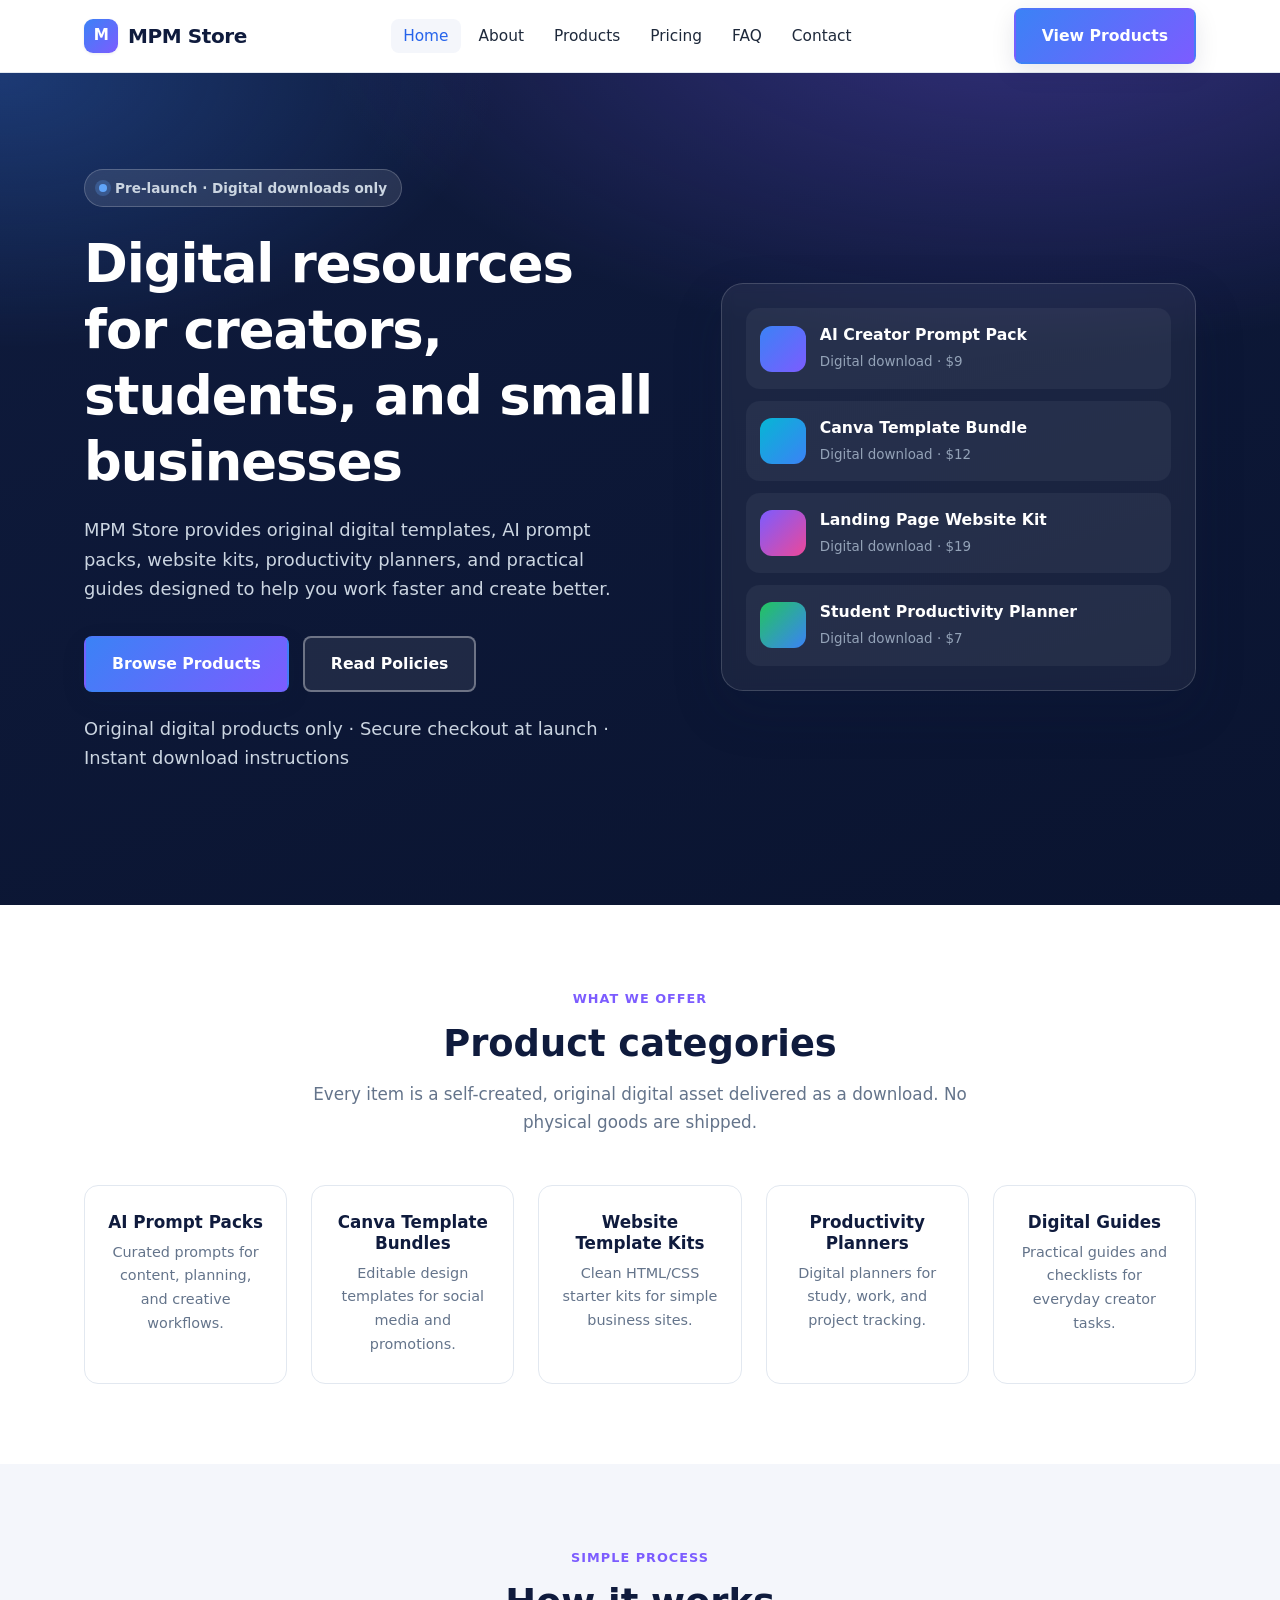
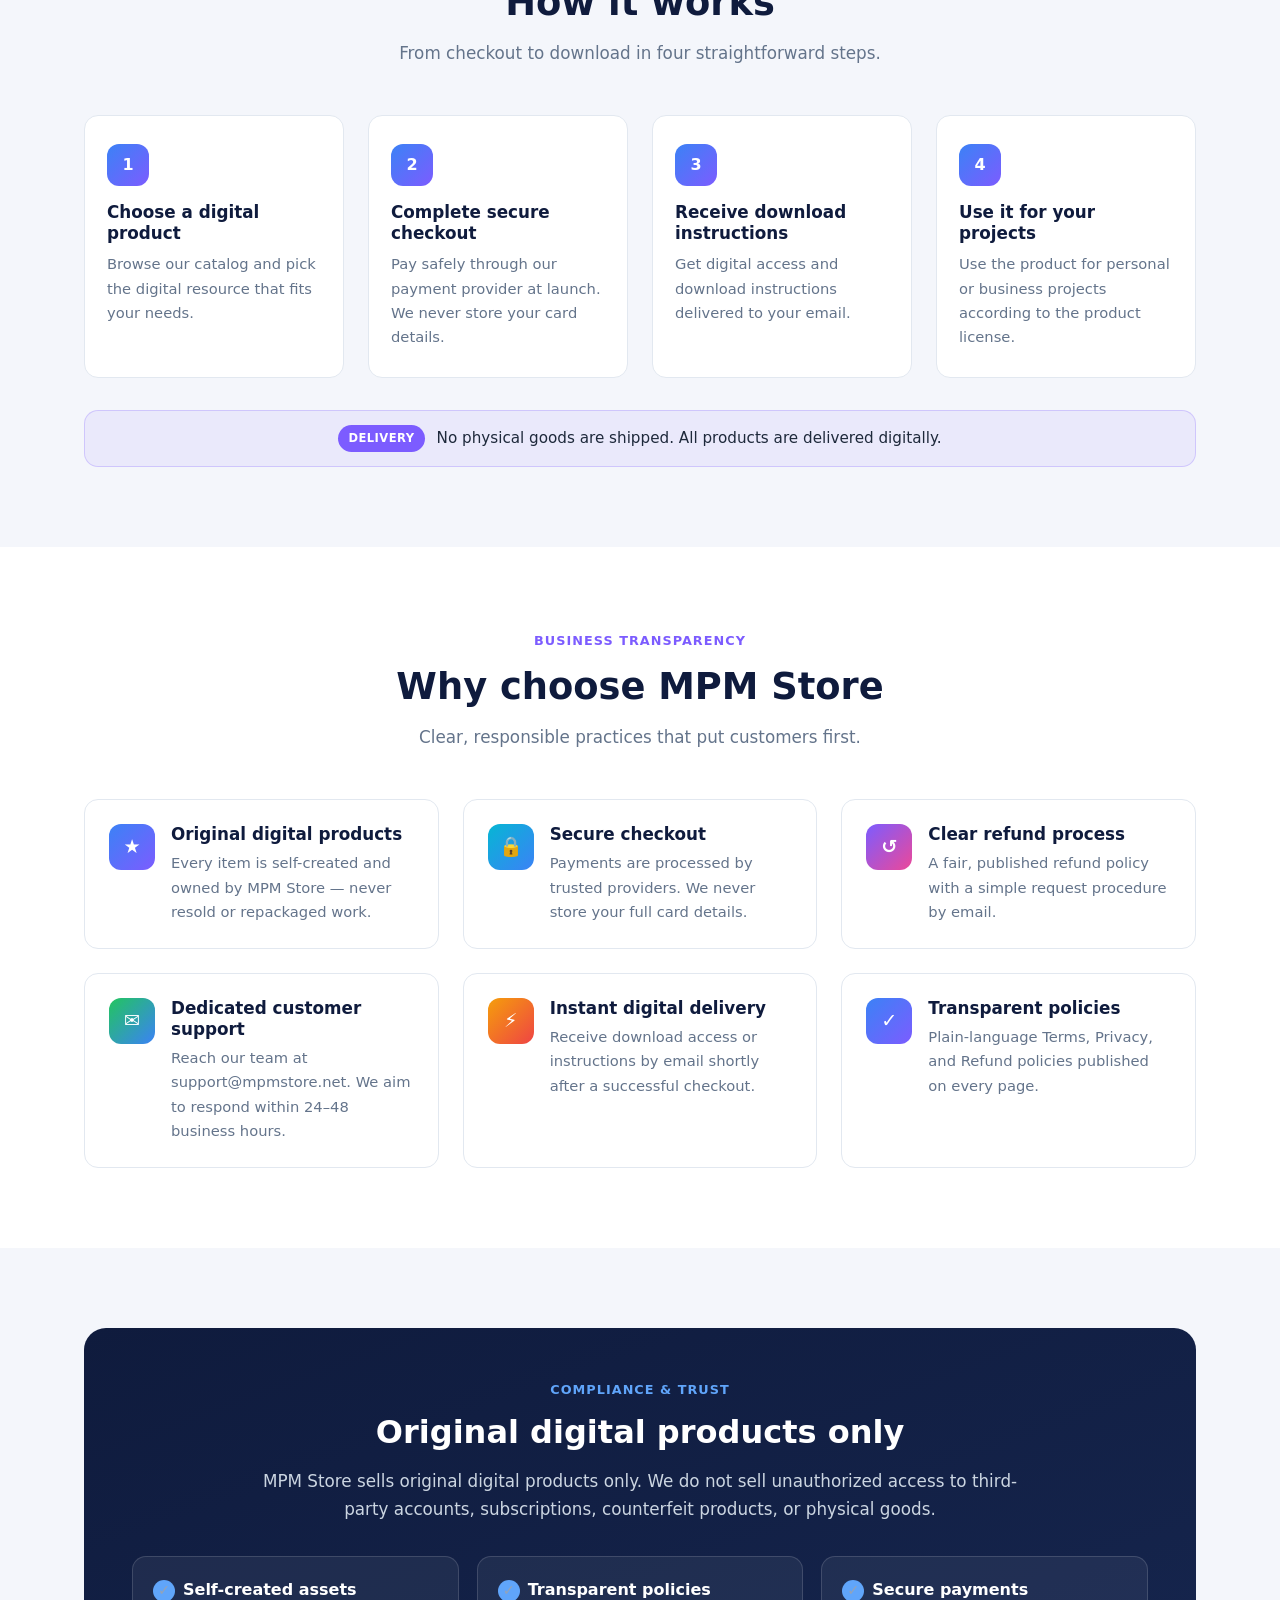
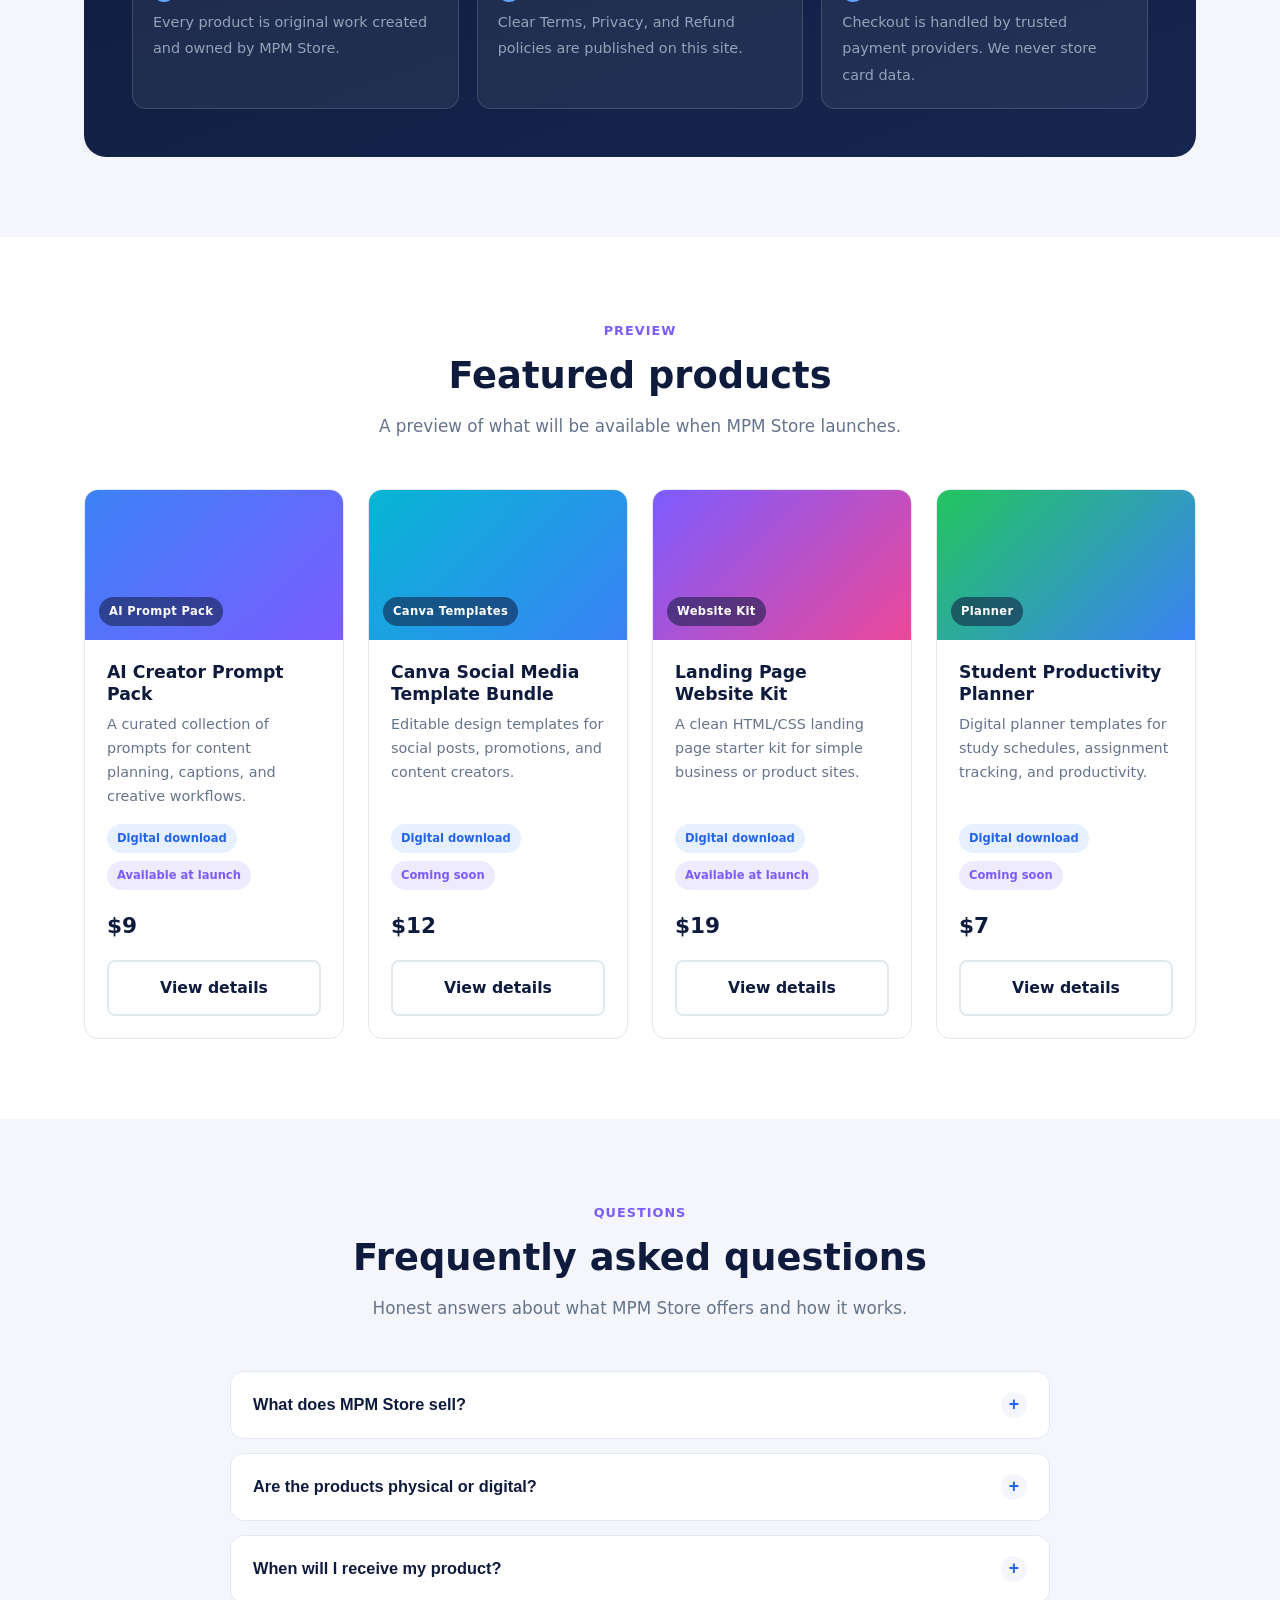
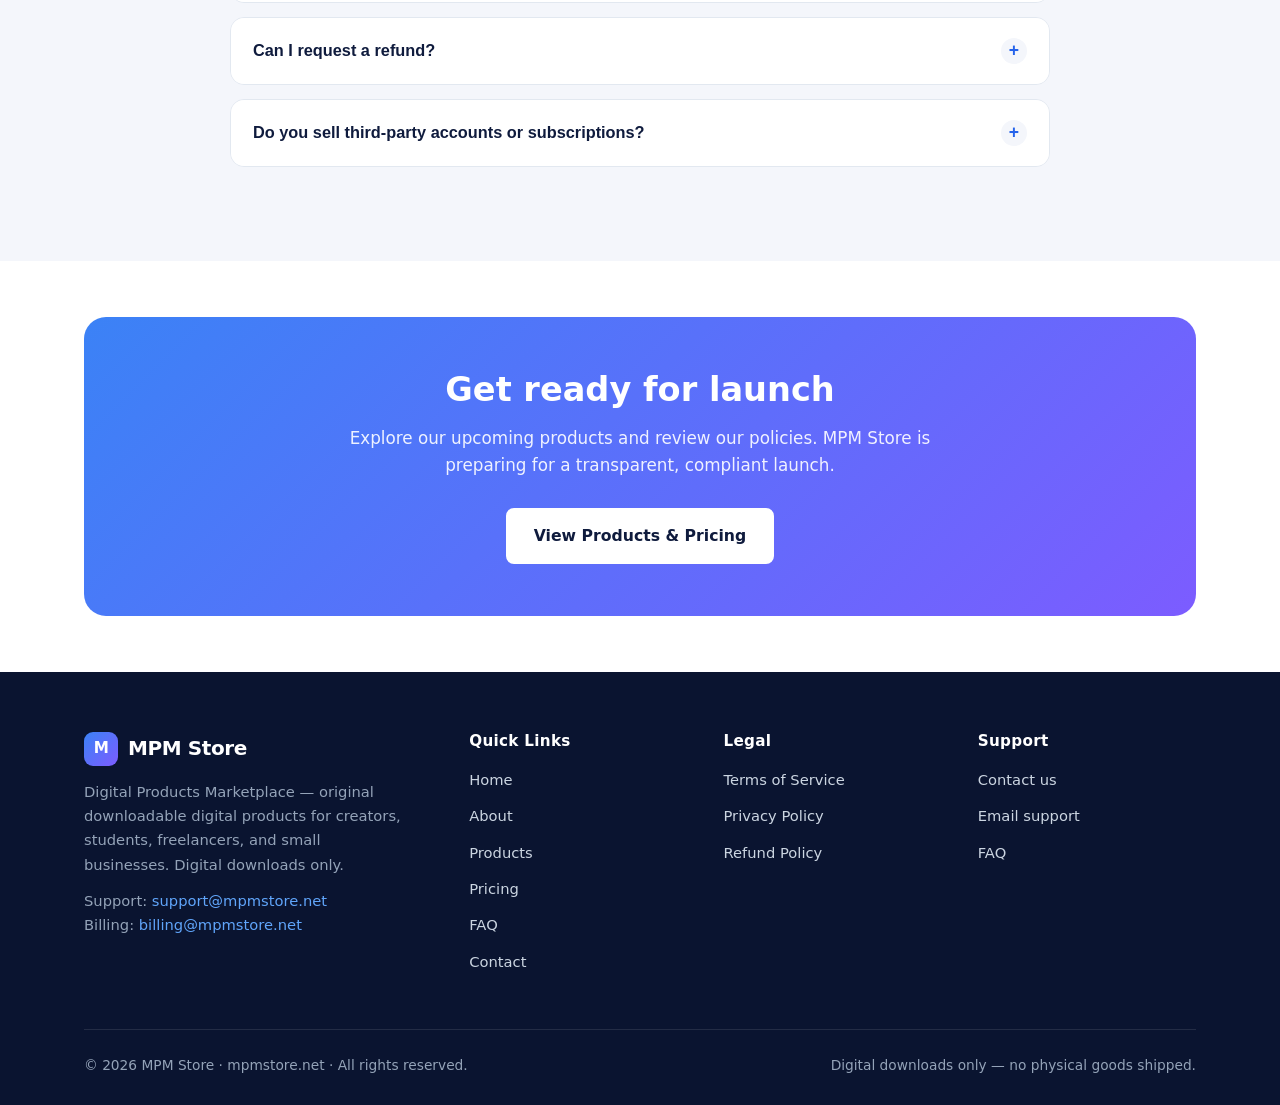
<file: index.html>
<!DOCTYPE html>
<html lang="en">
<head>
  <meta charset="UTF-8" />
  <meta name="viewport" content="width=device-width, initial-scale=1.0" />
  <title>MPM Store — Original Digital Products for Creators & Small Businesses</title>
  <meta name="description" content="MPM Store sells original downloadable digital products: AI prompt packs, Canva templates, website kits, productivity planners, and practical guides. Digital downloads only." />
  <meta name="keywords" content="digital products, AI prompt packs, Canva templates, website templates, productivity planners, digital guides, MPM Store" />
  <meta name="author" content="MPM Store" />
  <meta name="theme-color" content="#0f1b3d" />
  <link rel="canonical" href="https://mpmstore.net/index.html" />

  <!-- Open Graph -->
  <meta property="og:type" content="website" />
  <meta property="og:site_name" content="MPM Store" />
  <meta property="og:title" content="MPM Store — Original Digital Products for Creators & Small Businesses" />
  <meta property="og:description" content="Original downloadable digital resources: AI prompt packs, Canva templates, website kits, planners, and guides. Digital downloads only." />
  <meta property="og:url" content="https://mpmstore.net/" />
  <meta property="og:image" content="https://mpmstore.net/assets/img/og-image.png" />

  <!-- Twitter -->
  <meta name="twitter:card" content="summary_large_image" />
  <meta name="twitter:title" content="MPM Store — Original Digital Products" />
  <meta name="twitter:description" content="Original downloadable digital resources for creators, students, and small businesses." />

  <!-- Favicon placeholder (inline SVG) -->
  <link rel="icon" href="data:image/svg+xml,%3Csvg xmlns='http://www.w3.org/2000/svg' viewBox='0 0 32 32'%3E%3Crect width='32' height='32' rx='8' fill='%233b82f6'/%3E%3Ctext x='50%25' y='56%25' font-family='Arial' font-size='15' font-weight='bold' fill='white' text-anchor='middle'%3EM%3C/text%3E%3C/svg%3E" />

  <link rel="stylesheet" href="assets/css/style.css" />

  <!-- Structured data -->
  <script type="application/ld+json">
  {
    "@context": "https://schema.org",
    "@type": "Organization",
    "name": "MPM Store",
    "url": "https://mpmstore.net",
    "email": "support@mpmstore.net",
    "description": "MPM Store is a digital products marketplace offering original downloadable digital resources for creators, students, freelancers, and small businesses.",
    "contactPoint": [
      { "@type": "ContactPoint", "contactType": "customer support", "email": "support@mpmstore.net" },
      { "@type": "ContactPoint", "contactType": "billing support", "email": "billing@mpmstore.net" }
    ]
  }
  </script>
  <script type="application/ld+json">
  {
    "@context": "https://schema.org",
    "@type": "WebSite",
    "name": "MPM Store",
    "url": "https://mpmstore.net",
    "description": "Original downloadable digital products for creators, students, freelancers, and small businesses."
  }
  </script>
  <script type="application/ld+json">
  {
    "@context": "https://schema.org",
    "@type": "Store",
    "name": "MPM Store",
    "url": "https://mpmstore.net",
    "email": "support@mpmstore.net",
    "description": "MPM Store sells original downloadable digital products for creators, students, freelancers, and small businesses.",
    "makesOffer": {
      "@type": "Offer",
      "category": "Digital downloads"
    }
  }
  </script>
</head>
<body>
  <a class="skip-link" href="#main">Skip to content</a>

  <!-- ============ HEADER ============ -->
  <header class="site-header">
    <div class="container nav">
      <a class="brand" href="index.html" aria-label="MPM Store home">
        <span class="brand-mark">M</span>
        MPM Store
      </a>

      <nav aria-label="Primary">
        <ul class="nav-menu" id="nav-menu">
          <li><a href="index.html" class="is-active" aria-current="page">Home</a></li>
          <li><a href="about.html">About</a></li>
          <li><a href="pricing.html">Products</a></li>
          <li><a href="pricing.html">Pricing</a></li>
          <li><a href="faq.html">FAQ</a></li>
          <li><a href="contact.html">Contact</a></li>
          <li><a class="btn btn--primary btn--mobile" href="pricing.html">View Products</a></li>
        </ul>
      </nav>

      <div class="nav-actions">
        <a class="btn btn--primary" href="pricing.html">View Products</a>
        <button class="nav-toggle" id="nav-toggle" aria-label="Toggle menu" aria-controls="nav-menu" aria-expanded="false">
          <span></span><span></span><span></span>
        </button>
      </div>
    </div>
  </header>

  <main id="main">
    <!-- ============ HERO ============ -->
    <section class="hero">
      <div class="container hero-grid">
        <div>
          <span class="hero-badge"><span class="dot"></span> Pre-launch · Digital downloads only</span>
          <h1>Digital resources for creators, students, and small businesses</h1>
          <p>MPM Store provides original digital templates, AI prompt packs, website kits, productivity planners, and practical guides designed to help you work faster and create better.</p>
          <div class="hero-cta">
            <a class="btn btn--primary" href="pricing.html">Browse Products</a>
            <a class="btn btn--ghost" href="terms-of-service.html">Read Policies</a>
          </div>
          <p class="hero-note">Original digital products only · Secure checkout at launch · Instant download instructions</p>
        </div>

        <div class="hero-visual" aria-hidden="true">
          <div class="hero-card">
            <div class="hero-card-row">
              <span class="hero-card-icon grad-1"></span>
              <span class="hero-card-text"><strong>AI Creator Prompt Pack</strong><span>Digital download · $9</span></span>
            </div>
            <div class="hero-card-row">
              <span class="hero-card-icon grad-2"></span>
              <span class="hero-card-text"><strong>Canva Template Bundle</strong><span>Digital download · $12</span></span>
            </div>
            <div class="hero-card-row">
              <span class="hero-card-icon grad-3"></span>
              <span class="hero-card-text"><strong>Landing Page Website Kit</strong><span>Digital download · $19</span></span>
            </div>
            <div class="hero-card-row">
              <span class="hero-card-icon grad-4"></span>
              <span class="hero-card-text"><strong>Student Productivity Planner</strong><span>Digital download · $7</span></span>
            </div>
          </div>
        </div>
      </div>
    </section>

    <!-- ============ CATEGORIES ============ -->
    <section class="section" id="categories">
      <div class="container">
        <div class="section-head">
          <span class="eyebrow">What we offer</span>
          <h2>Product categories</h2>
          <p>Every item is a self-created, original digital asset delivered as a download. No physical goods are shipped.</p>
        </div>
        <div class="grid grid--5">
          <article class="category-card">
            <span class="category-icon grad-1"></span>
            <h3>AI Prompt Packs</h3>
            <p>Curated prompts for content, planning, and creative workflows.</p>
          </article>
          <article class="category-card">
            <span class="category-icon grad-2"></span>
            <h3>Canva Template Bundles</h3>
            <p>Editable design templates for social media and promotions.</p>
          </article>
          <article class="category-card">
            <span class="category-icon grad-3"></span>
            <h3>Website Template Kits</h3>
            <p>Clean HTML/CSS starter kits for simple business sites.</p>
          </article>
          <article class="category-card">
            <span class="category-icon grad-4"></span>
            <h3>Productivity Planners</h3>
            <p>Digital planners for study, work, and project tracking.</p>
          </article>
          <article class="category-card">
            <span class="category-icon grad-5"></span>
            <h3>Digital Guides</h3>
            <p>Practical guides and checklists for everyday creator tasks.</p>
          </article>
        </div>
      </div>
    </section>

    <!-- ============ HOW IT WORKS ============ -->
    <section class="section section--alt" id="how-it-works">
      <div class="container">
        <div class="section-head">
          <span class="eyebrow">Simple process</span>
          <h2>How it works</h2>
          <p>From checkout to download in four straightforward steps.</p>
        </div>
        <div class="steps">
          <div class="step">
            <span class="step-num">1</span>
            <h3>Choose a digital product</h3>
            <p>Browse our catalog and pick the digital resource that fits your needs.</p>
          </div>
          <div class="step">
            <span class="step-num">2</span>
            <h3>Complete secure checkout</h3>
            <p>Pay safely through our payment provider at launch. We never store your card details.</p>
          </div>
          <div class="step">
            <span class="step-num">3</span>
            <h3>Receive download instructions</h3>
            <p>Get digital access and download instructions delivered to your email.</p>
          </div>
          <div class="step">
            <span class="step-num">4</span>
            <h3>Use it for your projects</h3>
            <p>Use the product for personal or business projects according to the product license.</p>
          </div>
        </div>
        <div class="text-center mt-32">
          <div class="notice">
            <span class="notice-tag">Delivery</span>
            <span>No physical goods are shipped. All products are delivered digitally.</span>
          </div>
        </div>
      </div>
    </section>

    <!-- ============ WHY CHOOSE MPM STORE ============ -->
    <section class="section" id="why-choose">
      <div class="container">
        <div class="section-head">
          <span class="eyebrow">Business transparency</span>
          <h2>Why choose MPM Store</h2>
          <p>Clear, responsible practices that put customers first.</p>
        </div>
        <div class="grid grid--3">
          <article class="feature-card">
            <span class="feature-icon grad-1" aria-hidden="true">★</span>
            <div>
              <h3>Original digital products</h3>
              <p>Every item is self-created and owned by MPM Store — never resold or repackaged work.</p>
            </div>
          </article>
          <article class="feature-card">
            <span class="feature-icon grad-2" aria-hidden="true">🔒</span>
            <div>
              <h3>Secure checkout</h3>
              <p>Payments are processed by trusted providers. We never store your full card details.</p>
            </div>
          </article>
          <article class="feature-card">
            <span class="feature-icon grad-3" aria-hidden="true">↺</span>
            <div>
              <h3>Clear refund process</h3>
              <p>A fair, published refund policy with a simple request procedure by email.</p>
            </div>
          </article>
          <article class="feature-card">
            <span class="feature-icon grad-4" aria-hidden="true">✉</span>
            <div>
              <h3>Dedicated customer support</h3>
              <p>Reach our team at support@mpmstore.net. We aim to respond within 24–48 business hours.</p>
            </div>
          </article>
          <article class="feature-card">
            <span class="feature-icon grad-5" aria-hidden="true">⚡</span>
            <div>
              <h3>Instant digital delivery</h3>
              <p>Receive download access or instructions by email shortly after a successful checkout.</p>
            </div>
          </article>
          <article class="feature-card">
            <span class="feature-icon grad-1" aria-hidden="true">✓</span>
            <div>
              <h3>Transparent policies</h3>
              <p>Plain-language Terms, Privacy, and Refund policies published on every page.</p>
            </div>
          </article>
        </div>
      </div>
    </section>

    <!-- ============ TRUST / COMPLIANCE ============ -->
    <section class="section section--alt" id="compliance">
      <div class="container">
        <div class="trust">
          <span class="eyebrow">Compliance &amp; trust</span>
          <h2>Original digital products only</h2>
          <p>MPM Store sells original digital products only. We do not sell unauthorized access to third-party accounts, subscriptions, counterfeit products, or physical goods.</p>
          <div class="trust-points">
            <div class="trust-point">
              <strong><span class="check">✓</span>Self-created assets</strong>
              <span>Every product is original work created and owned by MPM Store.</span>
            </div>
            <div class="trust-point">
              <strong><span class="check">✓</span>Transparent policies</strong>
              <span>Clear Terms, Privacy, and Refund policies are published on this site.</span>
            </div>
            <div class="trust-point">
              <strong><span class="check">✓</span>Secure payments</strong>
              <span>Checkout is handled by trusted payment providers. We never store card data.</span>
            </div>
          </div>
        </div>
      </div>
    </section>

    <!-- ============ FEATURED PRODUCTS ============ -->
    <section class="section" id="featured">
      <div class="container">
        <div class="section-head">
          <span class="eyebrow">Preview</span>
          <h2>Featured products</h2>
          <p>A preview of what will be available when MPM Store launches.</p>
        </div>
        <div class="grid grid--4">
          <article class="product-card">
            <div class="product-thumb grad-1"><span class="tag">AI Prompt Pack</span></div>
            <div class="product-body">
              <h3>AI Creator Prompt Pack</h3>
              <p>A curated collection of prompts for content planning, captions, and creative workflows.</p>
              <div class="product-flags">
                <span class="badge badge--digital">Digital download</span>
                <span class="badge badge--soft">Available at launch</span>
              </div>
              <div class="product-meta">
                <span class="product-price">$9</span>
              </div>
              <a class="btn btn--secondary btn--block" href="pricing.html">View details</a>
            </div>
          </article>

          <article class="product-card">
            <div class="product-thumb grad-2"><span class="tag">Canva Templates</span></div>
            <div class="product-body">
              <h3>Canva Social Media Template Bundle</h3>
              <p>Editable design templates for social posts, promotions, and content creators.</p>
              <div class="product-flags">
                <span class="badge badge--digital">Digital download</span>
                <span class="badge badge--soft">Coming soon</span>
              </div>
              <div class="product-meta">
                <span class="product-price">$12</span>
              </div>
              <a class="btn btn--secondary btn--block" href="pricing.html">View details</a>
            </div>
          </article>

          <article class="product-card">
            <div class="product-thumb grad-3"><span class="tag">Website Kit</span></div>
            <div class="product-body">
              <h3>Landing Page Website Kit</h3>
              <p>A clean HTML/CSS landing page starter kit for simple business or product sites.</p>
              <div class="product-flags">
                <span class="badge badge--digital">Digital download</span>
                <span class="badge badge--soft">Available at launch</span>
              </div>
              <div class="product-meta">
                <span class="product-price">$19</span>
              </div>
              <a class="btn btn--secondary btn--block" href="pricing.html">View details</a>
            </div>
          </article>

          <article class="product-card">
            <div class="product-thumb grad-4"><span class="tag">Planner</span></div>
            <div class="product-body">
              <h3>Student Productivity Planner</h3>
              <p>Digital planner templates for study schedules, assignment tracking, and productivity.</p>
              <div class="product-flags">
                <span class="badge badge--digital">Digital download</span>
                <span class="badge badge--soft">Coming soon</span>
              </div>
              <div class="product-meta">
                <span class="product-price">$7</span>
              </div>
              <a class="btn btn--secondary btn--block" href="pricing.html">View details</a>
            </div>
          </article>
        </div>
      </div>
    </section>

    <!-- ============ FAQ ============ -->
    <section class="section section--alt" id="faq">
      <div class="container">
        <div class="section-head">
          <span class="eyebrow">Questions</span>
          <h2>Frequently asked questions</h2>
          <p>Honest answers about what MPM Store offers and how it works.</p>
        </div>
        <div class="faq">
          <div class="faq-item">
            <button class="faq-q" aria-expanded="false" aria-controls="faq-1">What does MPM Store sell? <span class="icon" aria-hidden="true">+</span></button>
            <div class="faq-a" id="faq-1" role="region">
              <div class="faq-a-inner">MPM Store sells original downloadable digital products such as AI prompt packs, Canva design templates, website template kits, productivity planners, and practical digital guides.</div>
            </div>
          </div>
          <div class="faq-item">
            <button class="faq-q" aria-expanded="false" aria-controls="faq-2">Are the products physical or digital? <span class="icon" aria-hidden="true">+</span></button>
            <div class="faq-a" id="faq-2" role="region">
              <div class="faq-a-inner">All products are 100% digital. Nothing is physically shipped. After purchase you receive download access or instructions by email.</div>
            </div>
          </div>
          <div class="faq-item">
            <button class="faq-q" aria-expanded="false" aria-controls="faq-3">When will I receive my product? <span class="icon" aria-hidden="true">+</span></button>
            <div class="faq-a" id="faq-3" role="region">
              <div class="faq-a-inner">Digital access and download instructions are delivered to your email shortly after a successful checkout at launch. If you do not receive access, contact support@mpmstore.net.</div>
            </div>
          </div>
          <div class="faq-item">
            <button class="faq-q" aria-expanded="false" aria-controls="faq-4">Can I request a refund? <span class="icon" aria-hidden="true">+</span></button>
            <div class="faq-a" id="faq-4" role="region">
              <div class="faq-a-inner">Yes, within the terms of our Refund Policy. Refunds may be considered if a product is not accessible, a duplicate payment occurred, or the product is materially different from its description. See our <a href="refund-policy.html">Refund Policy</a>.</div>
            </div>
          </div>
          <div class="faq-item">
            <button class="faq-q" aria-expanded="false" aria-controls="faq-5">Do you sell third-party accounts or subscriptions? <span class="icon" aria-hidden="true">+</span></button>
            <div class="faq-a" id="faq-5" role="region">
              <div class="faq-a-inner">No. MPM Store does not sell third-party accounts, unauthorized subscriptions, or access to services we do not own.</div>
            </div>
          </div>
        </div>
      </div>
    </section>

    <!-- ============ CTA BAND ============ -->
    <section class="section section--tight">
      <div class="container">
        <div class="cta-band">
          <h2>Get ready for launch</h2>
          <p>Explore our upcoming products and review our policies. MPM Store is preparing for a transparent, compliant launch.</p>
          <a class="btn btn--secondary" href="pricing.html">View Products &amp; Pricing</a>
        </div>
      </div>
    </section>
  </main>

  <!-- ============ FOOTER ============ -->
  <footer class="site-footer">
    <div class="container">
      <div class="footer-grid">
        <div class="footer-brand">
          <a class="brand" href="index.html"><span class="brand-mark">M</span> MPM Store</a>
          <p>Digital Products Marketplace — original downloadable digital products for creators, students, freelancers, and small businesses. Digital downloads only.</p>
          <p style="margin-top:12px;">Support: <a href="mailto:support@mpmstore.net">support@mpmstore.net</a></p>
          <p>Billing: <a href="mailto:billing@mpmstore.net">billing@mpmstore.net</a></p>
        </div>
        <div class="footer-col">
          <h4>Quick Links</h4>
          <ul>
            <li><a href="index.html">Home</a></li>
            <li><a href="about.html">About</a></li>
            <li><a href="pricing.html">Products</a></li>
            <li><a href="pricing.html">Pricing</a></li>
            <li><a href="faq.html">FAQ</a></li>
            <li><a href="contact.html">Contact</a></li>
          </ul>
        </div>
        <div class="footer-col">
          <h4>Legal</h4>
          <ul>
            <li><a href="terms-of-service.html">Terms of Service</a></li>
            <li><a href="privacy-policy.html">Privacy Policy</a></li>
            <li><a href="refund-policy.html">Refund Policy</a></li>
          </ul>
        </div>
        <div class="footer-col">
          <h4>Support</h4>
          <ul>
            <li><a href="contact.html">Contact us</a></li>
            <li><a href="mailto:support@mpmstore.net">Email support</a></li>
            <li><a href="faq.html">FAQ</a></li>
          </ul>
        </div>
      </div>
      <div class="footer-bottom">
        <span>&copy; <span data-year>2026</span> MPM Store · mpmstore.net · All rights reserved.</span>
        <span>Digital downloads only — no physical goods shipped.</span>
      </div>
    </div>
  </footer>

  <script src="assets/js/main.js"></script>
</body>
</html>
</file>
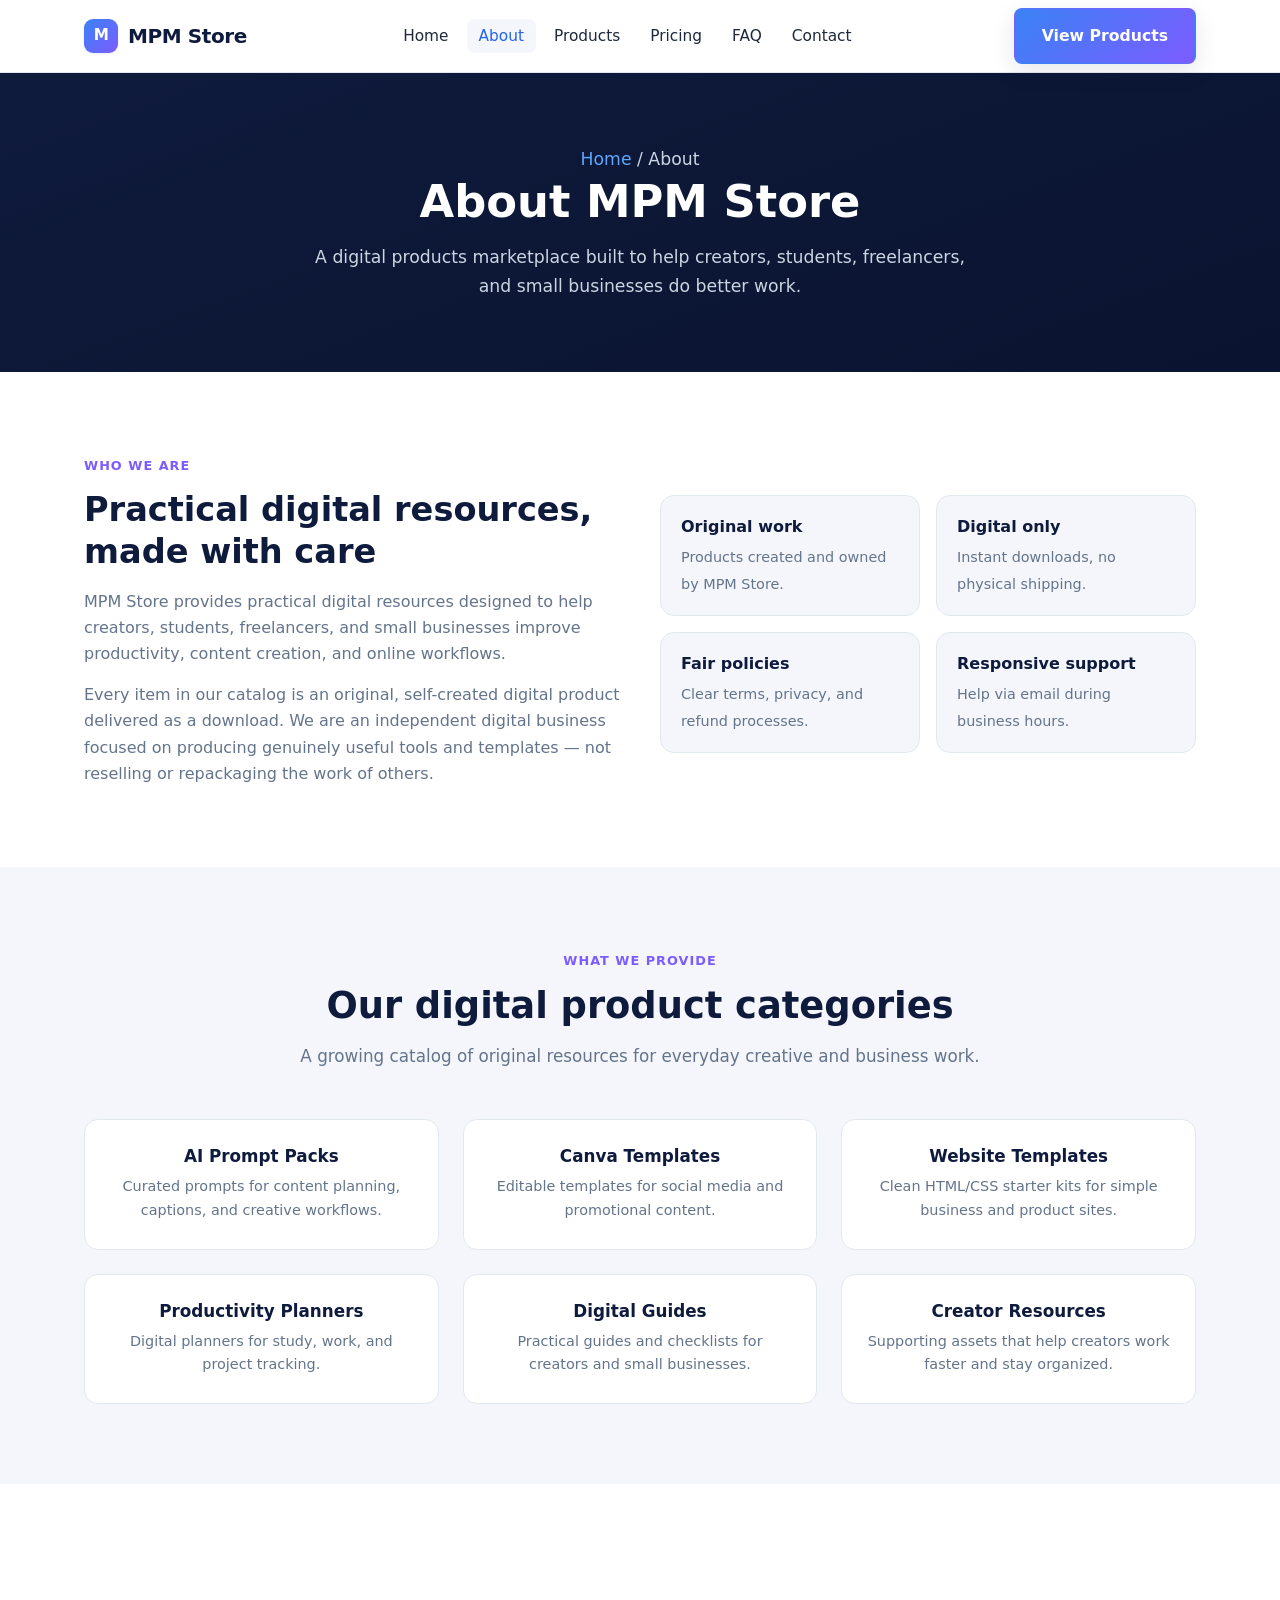
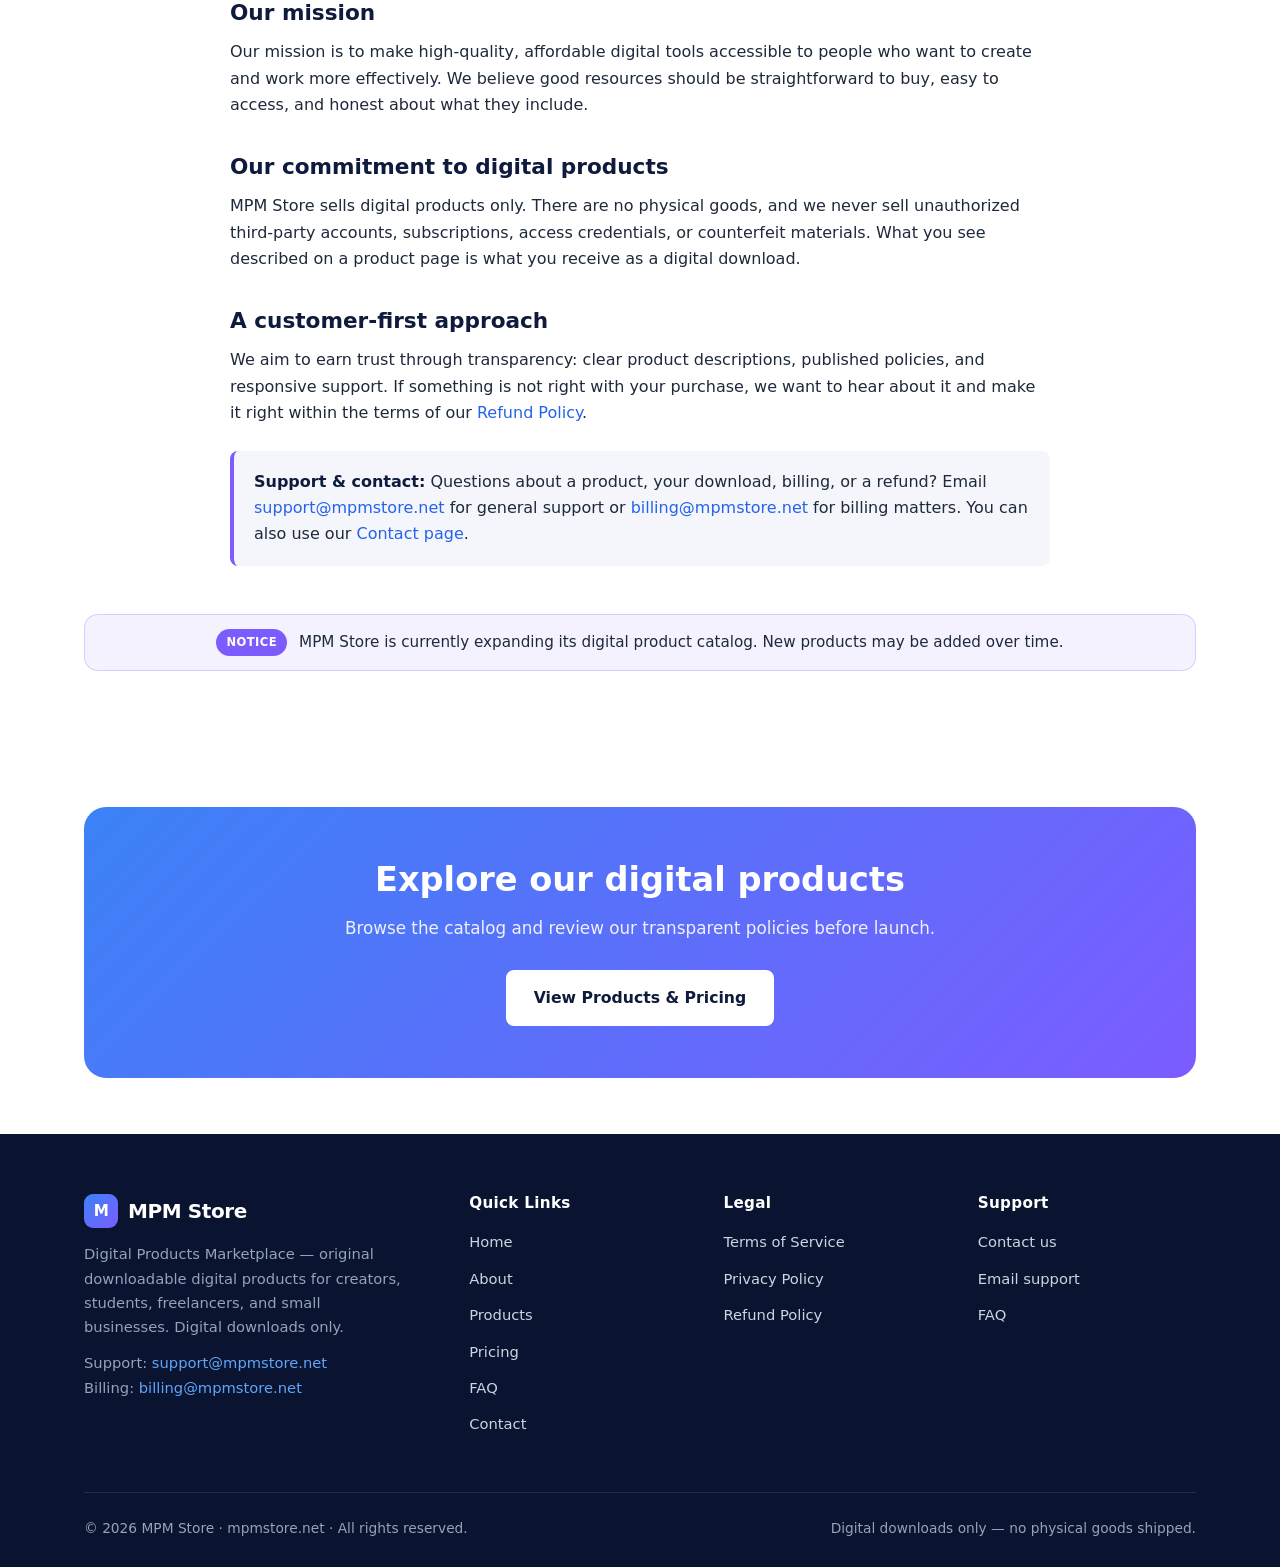
<file: about.html>
<!DOCTYPE html>
<html lang="en">
<head>
  <meta charset="UTF-8" />
  <meta name="viewport" content="width=device-width, initial-scale=1.0" />
  <title>About MPM Store — Original Digital Products Marketplace</title>
  <meta name="description" content="Learn about MPM Store, a digital products marketplace offering original AI prompt packs, Canva templates, website kits, planners, and guides for creators and small businesses." />
  <meta name="author" content="MPM Store" />
  <meta name="theme-color" content="#0f1b3d" />
  <link rel="canonical" href="https://mpmstore.net/about.html" />

  <meta property="og:type" content="website" />
  <meta property="og:site_name" content="MPM Store" />
  <meta property="og:title" content="About MPM Store — Original Digital Products Marketplace" />
  <meta property="og:description" content="MPM Store provides practical digital resources for creators, students, freelancers, and small businesses. Digital downloads only." />
  <meta property="og:url" content="https://mpmstore.net/about.html" />
  <meta property="og:image" content="https://mpmstore.net/assets/img/og-image.png" />
  <meta name="twitter:card" content="summary_large_image" />
  <meta name="twitter:title" content="About MPM Store" />
  <meta name="twitter:description" content="A digital products marketplace for creators, students, and small businesses." />

  <link rel="icon" href="data:image/svg+xml,%3Csvg xmlns='http://www.w3.org/2000/svg' viewBox='0 0 32 32'%3E%3Crect width='32' height='32' rx='8' fill='%233b82f6'/%3E%3Ctext x='50%25' y='56%25' font-family='Arial' font-size='15' font-weight='bold' fill='white' text-anchor='middle'%3EM%3C/text%3E%3C/svg%3E" />
  <link rel="stylesheet" href="assets/css/style.css" />

  <script type="application/ld+json">
  {
    "@context": "https://schema.org",
    "@type": "Organization",
    "name": "MPM Store",
    "url": "https://mpmstore.net",
    "description": "MPM Store is a digital products marketplace offering original downloadable digital resources for creators, students, freelancers, and small businesses.",
    "email": "support@mpmstore.net",
    "contactPoint": [
      {
        "@type": "ContactPoint",
        "contactType": "customer support",
        "email": "support@mpmstore.net"
      },
      {
        "@type": "ContactPoint",
        "contactType": "billing support",
        "email": "billing@mpmstore.net"
      }
    ]
  }
  </script>
  <script type="application/ld+json">
  {
    "@context": "https://schema.org",
    "@type": "BreadcrumbList",
    "itemListElement": [
      { "@type": "ListItem", "position": 1, "name": "Home", "item": "https://mpmstore.net/" },
      { "@type": "ListItem", "position": 2, "name": "About", "item": "https://mpmstore.net/about.html" }
    ]
  }
  </script>
</head>
<body>
  <a class="skip-link" href="#main">Skip to content</a>

  <header class="site-header">
    <div class="container nav">
      <a class="brand" href="index.html" aria-label="MPM Store home">
        <span class="brand-mark">M</span> MPM Store
      </a>
      <nav aria-label="Primary">
        <ul class="nav-menu" id="nav-menu">
          <li><a href="index.html">Home</a></li>
          <li><a href="about.html" class="is-active" aria-current="page">About</a></li>
          <li><a href="pricing.html">Products</a></li>
          <li><a href="pricing.html">Pricing</a></li>
          <li><a href="faq.html">FAQ</a></li>
          <li><a href="contact.html">Contact</a></li>
          <li><a class="btn btn--primary btn--mobile" href="pricing.html">View Products</a></li>
        </ul>
      </nav>
      <div class="nav-actions">
        <a class="btn btn--primary" href="pricing.html">View Products</a>
        <button class="nav-toggle" id="nav-toggle" aria-label="Toggle navigation menu" aria-controls="nav-menu" aria-expanded="false">
          <span></span><span></span><span></span>
        </button>
      </div>
    </div>
  </header>

  <main id="main">
    <section class="page-hero">
      <div class="container">
        <p class="breadcrumb"><a href="index.html">Home</a> / About</p>
        <h1>About MPM Store</h1>
        <p>A digital products marketplace built to help creators, students, freelancers, and small businesses do better work.</p>
      </div>
    </section>

    <!-- Who we are -->
    <section class="section">
      <div class="container">
        <div class="about-grid">
          <div>
            <span class="eyebrow">Who we are</span>
            <h2 style="font-size:clamp(1.6rem,3vw,2.1rem);margin-bottom:16px;">Practical digital resources, made with care</h2>
            <p style="color:var(--text-muted);margin-bottom:14px;">MPM Store provides practical digital resources designed to help creators, students, freelancers, and small businesses improve productivity, content creation, and online workflows.</p>
            <p style="color:var(--text-muted);">Every item in our catalog is an original, self-created digital product delivered as a download. We are an independent digital business focused on producing genuinely useful tools and templates — not reselling or repackaging the work of others.</p>
          </div>
          <div class="about-values">
            <div class="value-item">
              <strong>Original work</strong>
              <span>Products created and owned by MPM Store.</span>
            </div>
            <div class="value-item">
              <strong>Digital only</strong>
              <span>Instant downloads, no physical shipping.</span>
            </div>
            <div class="value-item">
              <strong>Fair policies</strong>
              <span>Clear terms, privacy, and refund processes.</span>
            </div>
            <div class="value-item">
              <strong>Responsive support</strong>
              <span>Help via email during business hours.</span>
            </div>
          </div>
        </div>
      </div>
    </section>

    <!-- What we provide -->
    <section class="section section--alt">
      <div class="container">
        <div class="section-head">
          <span class="eyebrow">What we provide</span>
          <h2>Our digital product categories</h2>
          <p>A growing catalog of original resources for everyday creative and business work.</p>
        </div>
        <div class="grid grid--3">
          <article class="category-card">
            <span class="category-icon grad-1"></span>
            <h3>AI Prompt Packs</h3>
            <p>Curated prompts for content planning, captions, and creative workflows.</p>
          </article>
          <article class="category-card">
            <span class="category-icon grad-2"></span>
            <h3>Canva Templates</h3>
            <p>Editable templates for social media and promotional content.</p>
          </article>
          <article class="category-card">
            <span class="category-icon grad-3"></span>
            <h3>Website Templates</h3>
            <p>Clean HTML/CSS starter kits for simple business and product sites.</p>
          </article>
          <article class="category-card">
            <span class="category-icon grad-4"></span>
            <h3>Productivity Planners</h3>
            <p>Digital planners for study, work, and project tracking.</p>
          </article>
          <article class="category-card">
            <span class="category-icon grad-5"></span>
            <h3>Digital Guides</h3>
            <p>Practical guides and checklists for creators and small businesses.</p>
          </article>
          <article class="category-card">
            <span class="category-icon grad-1"></span>
            <h3>Creator Resources</h3>
            <p>Supporting assets that help creators work faster and stay organized.</p>
          </article>
        </div>
      </div>
    </section>

    <!-- Mission + commitment -->
    <section class="section">
      <div class="container">
        <div class="prose">
          <h2>Our mission</h2>
          <p>Our mission is to make high-quality, affordable digital tools accessible to people who want to create and work more effectively. We believe good resources should be straightforward to buy, easy to access, and honest about what they include.</p>

          <h2>Our commitment to digital products</h2>
          <p>MPM Store sells digital products only. There are no physical goods, and we never sell unauthorized third-party accounts, subscriptions, access credentials, or counterfeit materials. What you see described on a product page is what you receive as a digital download.</p>

          <h2>A customer-first approach</h2>
          <p>We aim to earn trust through transparency: clear product descriptions, published policies, and responsive support. If something is not right with your purchase, we want to hear about it and make it right within the terms of our <a href="refund-policy.html">Refund Policy</a>.</p>

          <div class="callout">
            <strong>Support &amp; contact:</strong> Questions about a product, your download, billing, or a refund? Email
            <a href="mailto:support@mpmstore.net">support@mpmstore.net</a> for general support or
            <a href="mailto:billing@mpmstore.net">billing@mpmstore.net</a> for billing matters. You can also use our
            <a href="contact.html">Contact page</a>.
          </div>
        </div>

        <div class="text-center mt-48">
          <div class="notice">
            <span class="notice-tag">Notice</span>
            <span>MPM Store is currently expanding its digital product catalog. New products may be added over time.</span>
          </div>
        </div>
      </div>
    </section>

    <section class="section section--tight">
      <div class="container">
        <div class="cta-band">
          <h2>Explore our digital products</h2>
          <p>Browse the catalog and review our transparent policies before launch.</p>
          <a class="btn btn--secondary" href="pricing.html">View Products &amp; Pricing</a>
        </div>
      </div>
    </section>
  </main>

  <footer class="site-footer">
    <div class="container">
      <div class="footer-grid">
        <div class="footer-brand">
          <a class="brand" href="index.html"><span class="brand-mark">M</span> MPM Store</a>
          <p>Digital Products Marketplace — original downloadable digital products for creators, students, freelancers, and small businesses. Digital downloads only.</p>
          <p style="margin-top:12px;">Support: <a href="mailto:support@mpmstore.net">support@mpmstore.net</a></p>
          <p>Billing: <a href="mailto:billing@mpmstore.net">billing@mpmstore.net</a></p>
        </div>
        <div class="footer-col">
          <h4>Quick Links</h4>
          <ul>
            <li><a href="index.html">Home</a></li>
            <li><a href="about.html">About</a></li>
            <li><a href="pricing.html">Products</a></li>
            <li><a href="pricing.html">Pricing</a></li>
            <li><a href="faq.html">FAQ</a></li>
            <li><a href="contact.html">Contact</a></li>
          </ul>
        </div>
        <div class="footer-col">
          <h4>Legal</h4>
          <ul>
            <li><a href="terms-of-service.html">Terms of Service</a></li>
            <li><a href="privacy-policy.html">Privacy Policy</a></li>
            <li><a href="refund-policy.html">Refund Policy</a></li>
          </ul>
        </div>
        <div class="footer-col">
          <h4>Support</h4>
          <ul>
            <li><a href="contact.html">Contact us</a></li>
            <li><a href="mailto:support@mpmstore.net">Email support</a></li>
            <li><a href="faq.html">FAQ</a></li>
          </ul>
        </div>
      </div>
      <div class="footer-bottom">
        <span>&copy; <span data-year>2026</span> MPM Store · mpmstore.net · All rights reserved.</span>
        <span>Digital downloads only — no physical goods shipped.</span>
      </div>
    </div>
  </footer>

  <script src="assets/js/main.js"></script>
</body>
</html>
</file>
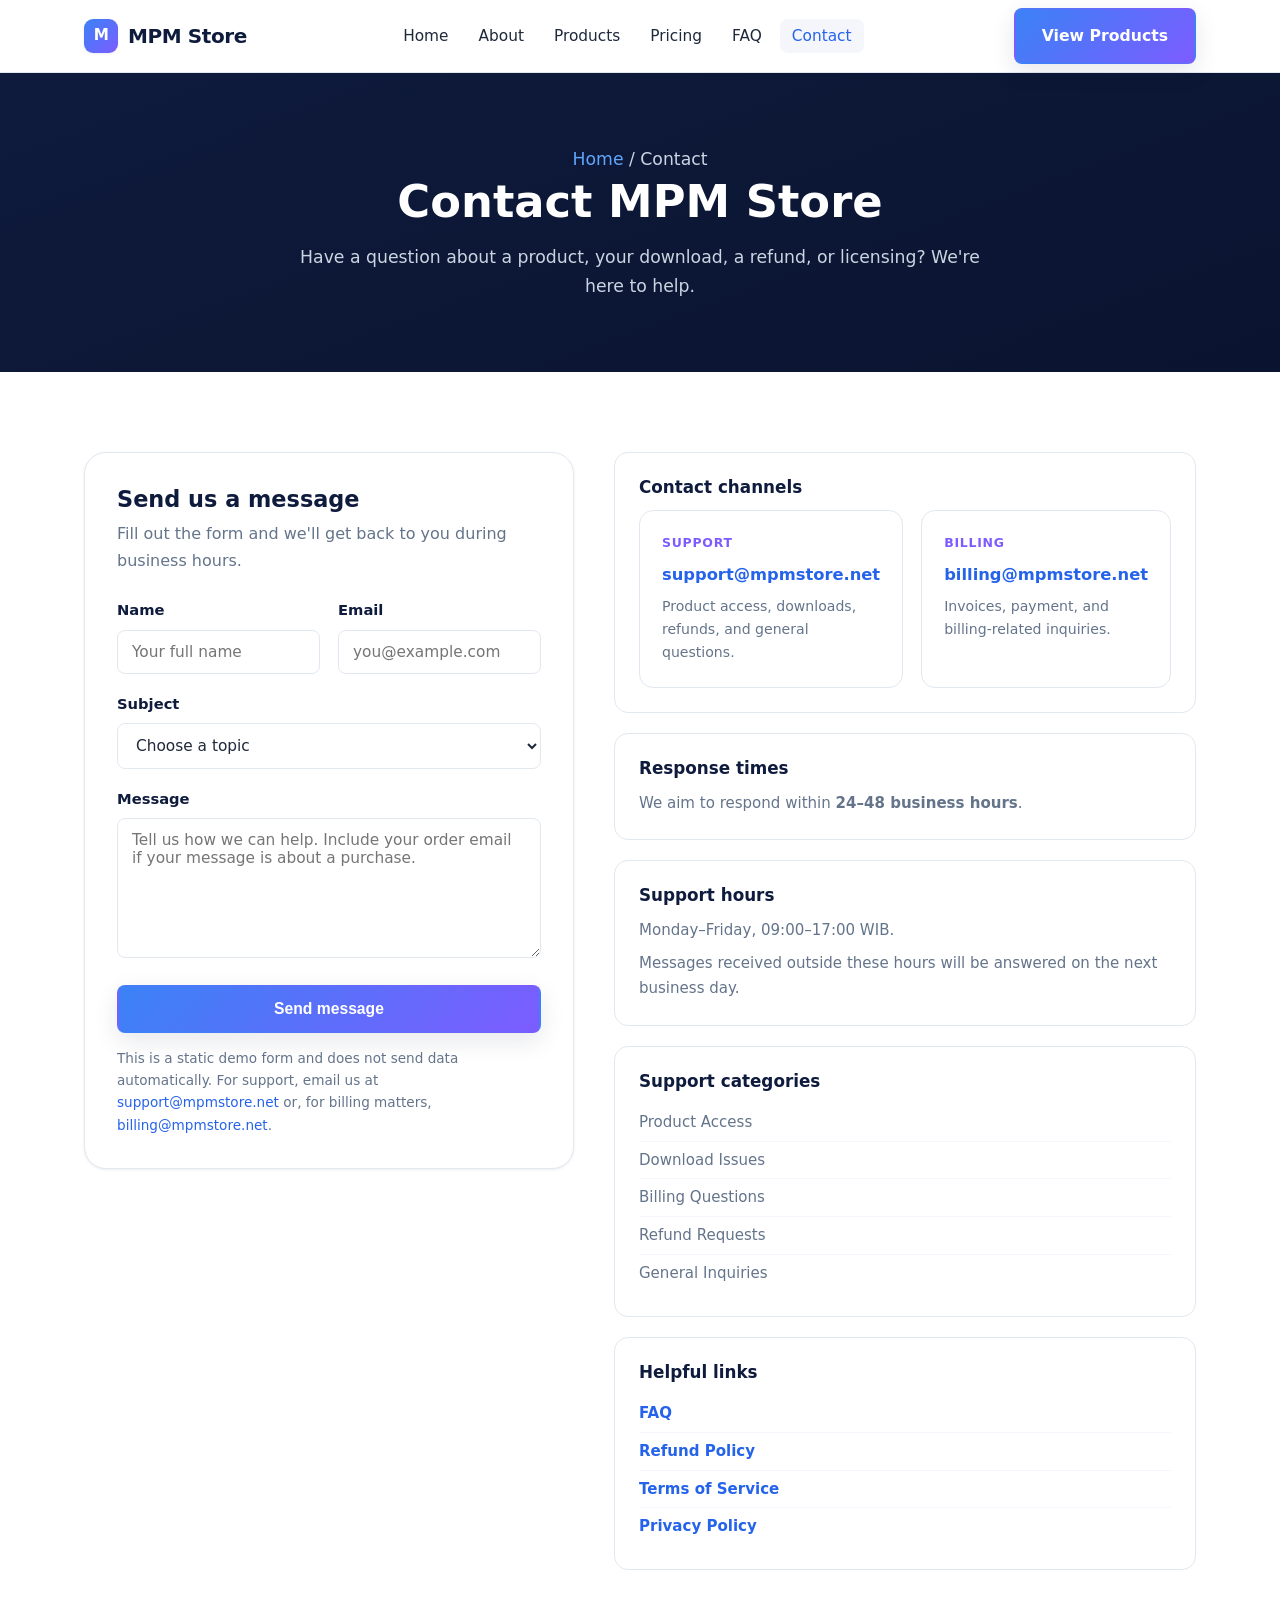
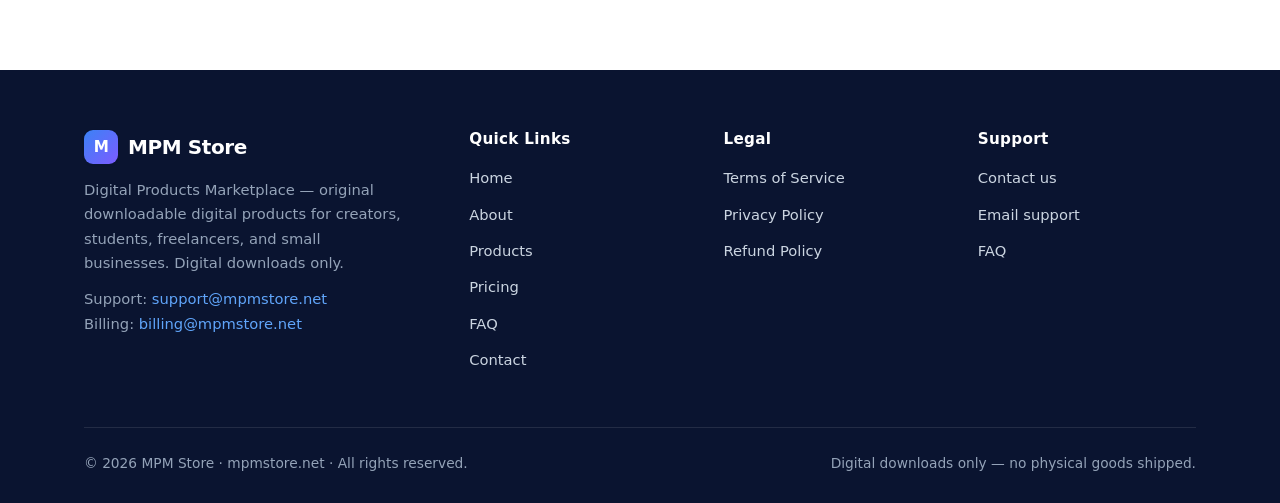
<file: contact.html>
<!DOCTYPE html>
<html lang="en">
<head>
  <meta charset="UTF-8" />
  <meta name="viewport" content="width=device-width, initial-scale=1.0" />
  <title>Contact — MPM Store</title>
  <meta name="description" content="Contact MPM Store for product access, download issues, refund requests, and license questions. Email support@mpmstore.net." />
  <meta name="author" content="MPM Store" />
  <meta name="theme-color" content="#0f1b3d" />
  <link rel="canonical" href="https://mpmstore.net/contact.html" />

  <meta property="og:type" content="website" />
  <meta property="og:site_name" content="MPM Store" />
  <meta property="og:title" content="Contact — MPM Store" />
  <meta property="og:description" content="Get in touch with MPM Store support." />
  <meta property="og:url" content="https://mpmstore.net/contact.html" />
  <meta property="og:image" content="https://mpmstore.net/assets/img/og-image.png" />
  <meta name="twitter:card" content="summary_large_image" />

  <link rel="icon" href="data:image/svg+xml,%3Csvg xmlns='http://www.w3.org/2000/svg' viewBox='0 0 32 32'%3E%3Crect width='32' height='32' rx='8' fill='%233b82f6'/%3E%3Ctext x='50%25' y='56%25' font-family='Arial' font-size='15' font-weight='bold' fill='white' text-anchor='middle'%3EM%3C/text%3E%3C/svg%3E" />
  <link rel="stylesheet" href="assets/css/style.css" />

  <script type="application/ld+json">
  {
    "@context": "https://schema.org",
    "@type": "BreadcrumbList",
    "itemListElement": [
      { "@type": "ListItem", "position": 1, "name": "Home", "item": "https://mpmstore.net/" },
      { "@type": "ListItem", "position": 2, "name": "Contact", "item": "https://mpmstore.net/contact.html" }
    ]
  }
  </script>
</head>
<body>
  <a class="skip-link" href="#main">Skip to content</a>

  <header class="site-header">
    <div class="container nav">
      <a class="brand" href="index.html" aria-label="MPM Store home">
        <span class="brand-mark">M</span> MPM Store
      </a>
      <nav aria-label="Primary">
        <ul class="nav-menu" id="nav-menu">
          <li><a href="index.html">Home</a></li>
          <li><a href="about.html">About</a></li>
          <li><a href="pricing.html">Products</a></li>
          <li><a href="pricing.html">Pricing</a></li>
          <li><a href="faq.html">FAQ</a></li>
          <li><a href="contact.html" class="is-active" aria-current="page">Contact</a></li>
          <li><a class="btn btn--primary btn--mobile" href="pricing.html">View Products</a></li>
        </ul>
      </nav>
      <div class="nav-actions">
        <a class="btn btn--primary" href="pricing.html">View Products</a>
        <button class="nav-toggle" id="nav-toggle" aria-label="Toggle menu" aria-controls="nav-menu" aria-expanded="false">
          <span></span><span></span><span></span>
        </button>
      </div>
    </div>
  </header>

  <main id="main">
    <section class="page-hero">
      <div class="container">
        <p class="breadcrumb"><a href="index.html">Home</a> / Contact</p>
        <h1>Contact MPM Store</h1>
        <p>Have a question about a product, your download, a refund, or licensing? We're here to help.</p>
      </div>
    </section>

    <section class="section">
      <div class="container">
        <div class="contact-grid">
          <!-- Form -->
          <div class="form-card">
            <h2 style="font-size:1.4rem;margin-bottom:8px;">Send us a message</h2>
            <p style="color:var(--text-muted);margin-bottom:24px;">Fill out the form and we'll get back to you during business hours.</p>

            <form id="contact-form" novalidate>
              <div class="form-row">
                <div class="field">
                  <label for="name">Name</label>
                  <input type="text" id="name" name="name" autocomplete="name" required placeholder="Your full name" />
                </div>
                <div class="field">
                  <label for="email">Email</label>
                  <input type="email" id="email" name="email" autocomplete="email" required placeholder="you@example.com" />
                </div>
              </div>
              <div class="field">
                <label for="subject">Subject</label>
                <select id="subject" name="subject" required>
                  <option value="" disabled selected>Choose a topic</option>
                  <option value="product-access">Product access</option>
                  <option value="download-issues">Download issues</option>
                  <option value="billing-questions">Billing questions</option>
                  <option value="refund-request">Refund request</option>
                  <option value="license-questions">License questions</option>
                  <option value="general-inquiry">General inquiry</option>
                </select>
              </div>
              <div class="field">
                <label for="message">Message</label>
                <textarea id="message" name="message" required placeholder="Tell us how we can help. Include your order email if your message is about a purchase."></textarea>
              </div>
              <button type="submit" class="btn btn--primary btn--block">Send message</button>
              <p class="form-note">This is a static demo form and does not send data automatically. For support, email us at <a href="mailto:support@mpmstore.net">support@mpmstore.net</a> or, for billing matters, <a href="mailto:billing@mpmstore.net">billing@mpmstore.net</a>.</p>
              <div class="form-status" id="form-status" role="status" aria-live="polite"></div>
            </form>
          </div>

          <!-- Info sidebar -->
          <div>
            <div class="info-card">
              <h3>Contact channels</h3>
              <div class="channel-grid">
                <div class="channel-card">
                  <span class="label">Support</span>
                  <a href="mailto:support@mpmstore.net">support@mpmstore.net</a>
                  <p>Product access, downloads, refunds, and general questions.</p>
                </div>
                <div class="channel-card">
                  <span class="label">Billing</span>
                  <a href="mailto:billing@mpmstore.net">billing@mpmstore.net</a>
                  <p>Invoices, payment, and billing-related inquiries.</p>
                </div>
              </div>
            </div>

            <div class="info-card">
              <h3>Response times</h3>
              <p>We aim to respond within <strong>24–48 business hours</strong>.</p>
            </div>

            <div class="info-card">
              <h3>Support hours</h3>
              <p>Monday–Friday, 09:00–17:00 WIB.</p>
              <p style="margin-top:8px;">Messages received outside these hours will be answered on the next business day.</p>
            </div>

            <div class="info-card">
              <h3>Support categories</h3>
              <ul>
                <li>Product Access</li>
                <li>Download Issues</li>
                <li>Billing Questions</li>
                <li>Refund Requests</li>
                <li>General Inquiries</li>
              </ul>
            </div>

            <div class="info-card">
              <h3>Helpful links</h3>
              <ul>
                <li><a href="faq.html">FAQ</a></li>
                <li><a href="refund-policy.html">Refund Policy</a></li>
                <li><a href="terms-of-service.html">Terms of Service</a></li>
                <li><a href="privacy-policy.html">Privacy Policy</a></li>
              </ul>
            </div>
          </div>
        </div>
      </div>
    </section>
  </main>

  <footer class="site-footer">
    <div class="container">
      <div class="footer-grid">
        <div class="footer-brand">
          <a class="brand" href="index.html"><span class="brand-mark">M</span> MPM Store</a>
          <p>Digital Products Marketplace — original downloadable digital products for creators, students, freelancers, and small businesses. Digital downloads only.</p>
          <p style="margin-top:12px;">Support: <a href="mailto:support@mpmstore.net">support@mpmstore.net</a></p>
          <p>Billing: <a href="mailto:billing@mpmstore.net">billing@mpmstore.net</a></p>
        </div>
        <div class="footer-col">
          <h4>Quick Links</h4>
          <ul>
            <li><a href="index.html">Home</a></li>
            <li><a href="about.html">About</a></li>
            <li><a href="pricing.html">Products</a></li>
            <li><a href="pricing.html">Pricing</a></li>
            <li><a href="faq.html">FAQ</a></li>
            <li><a href="contact.html">Contact</a></li>
          </ul>
        </div>
        <div class="footer-col">
          <h4>Legal</h4>
          <ul>
            <li><a href="terms-of-service.html">Terms of Service</a></li>
            <li><a href="privacy-policy.html">Privacy Policy</a></li>
            <li><a href="refund-policy.html">Refund Policy</a></li>
          </ul>
        </div>
        <div class="footer-col">
          <h4>Support</h4>
          <ul>
            <li><a href="contact.html">Contact us</a></li>
            <li><a href="mailto:support@mpmstore.net">Email support</a></li>
            <li><a href="faq.html">FAQ</a></li>
          </ul>
        </div>
      </div>
      <div class="footer-bottom">
        <span>&copy; <span data-year>2026</span> MPM Store · mpmstore.net · All rights reserved.</span>
        <span>Digital downloads only — no physical goods shipped.</span>
      </div>
    </div>
  </footer>

  <script src="assets/js/main.js"></script>
</body>
</html>
</file>
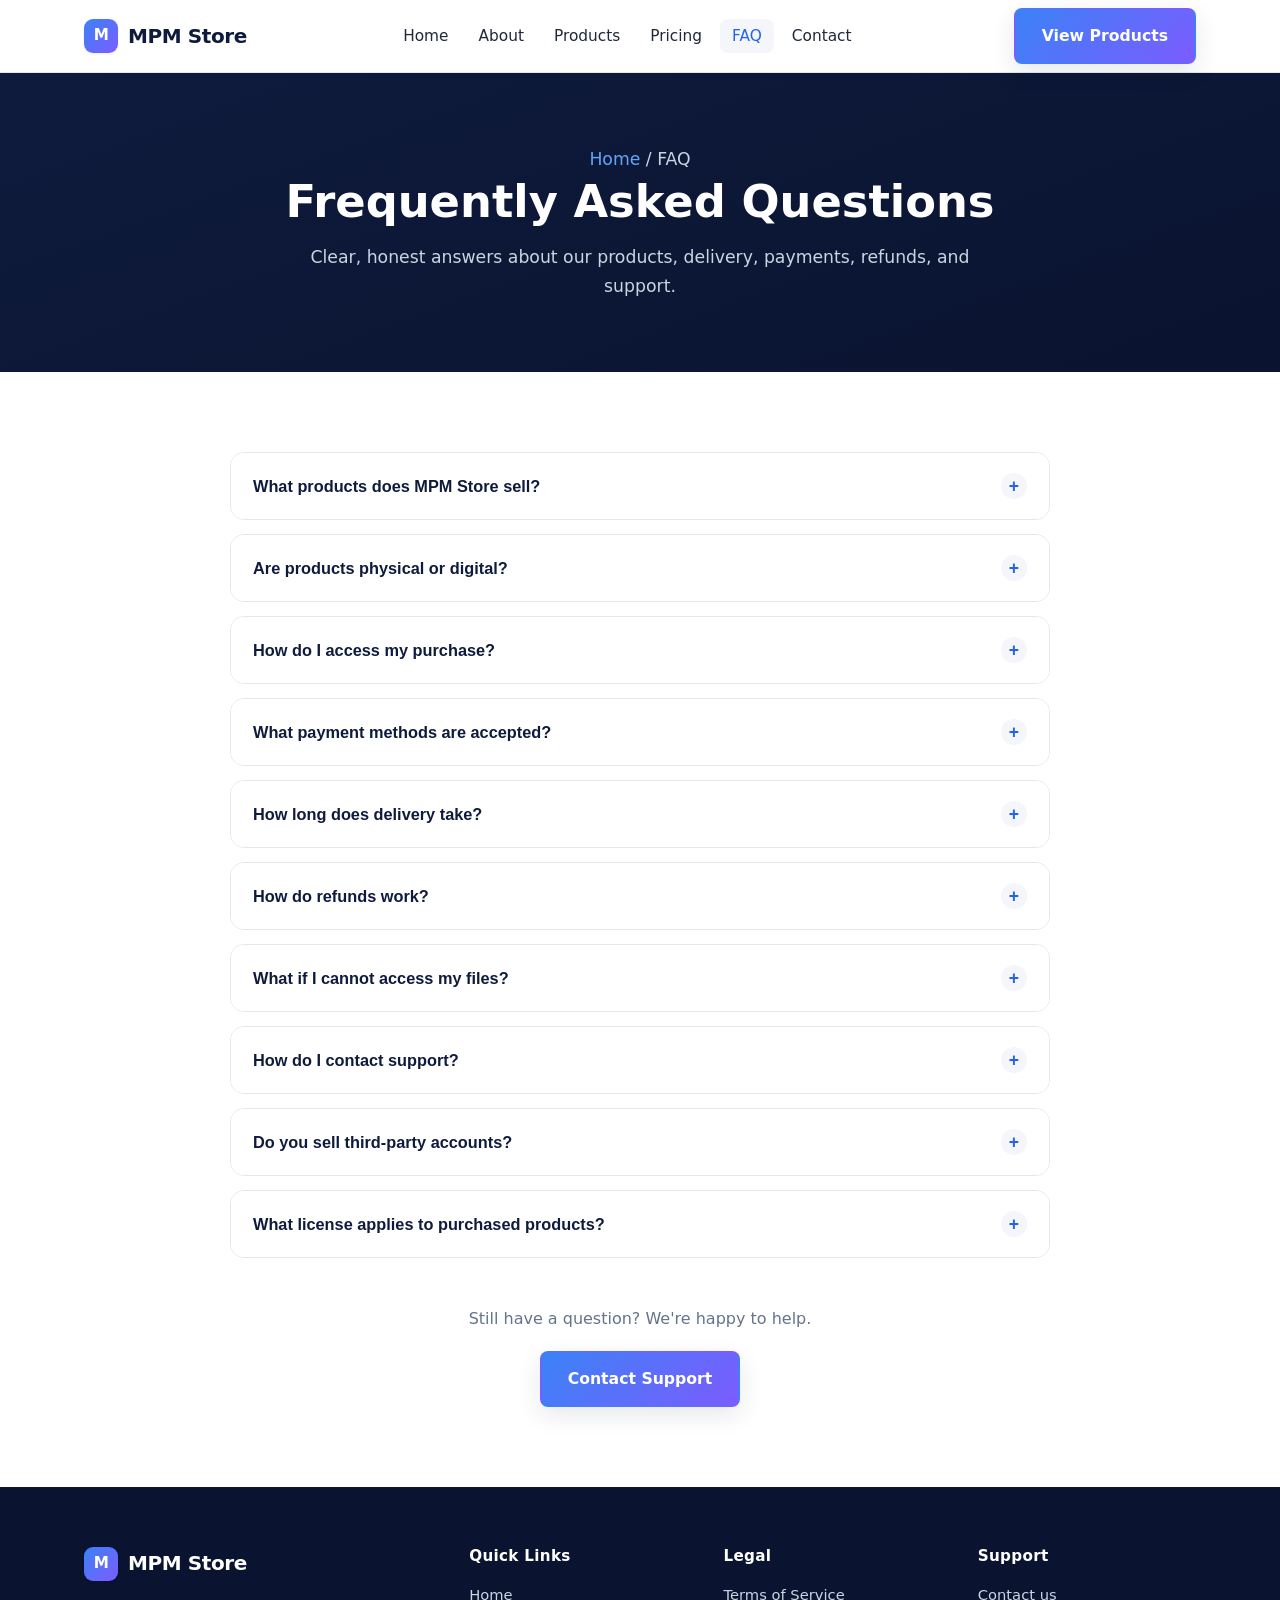
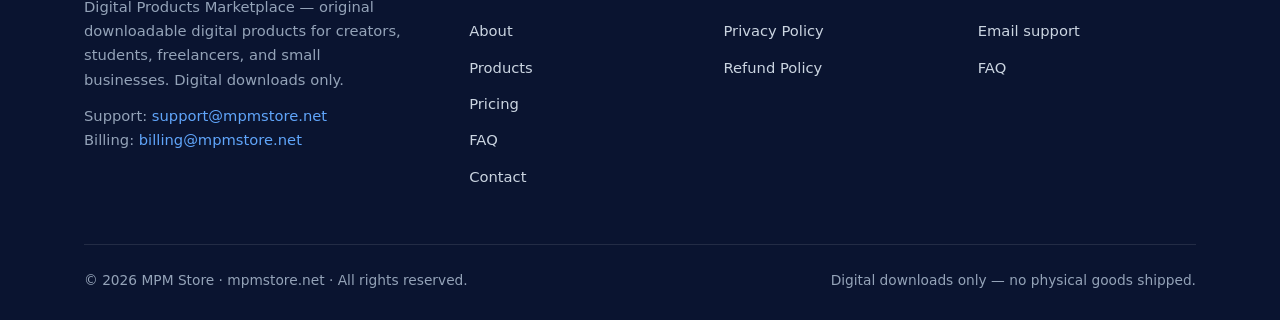
<file: faq.html>
<!DOCTYPE html>
<html lang="en">
<head>
  <meta charset="UTF-8" />
  <meta name="viewport" content="width=device-width, initial-scale=1.0" />
  <title>FAQ — MPM Store | Digital Product Questions Answered</title>
  <meta name="description" content="Frequently asked questions about MPM Store: products, digital delivery, payment methods, refunds, file access, licensing, and support." />
  <meta name="author" content="MPM Store" />
  <meta name="theme-color" content="#0f1b3d" />
  <link rel="canonical" href="https://mpmstore.net/faq.html" />

  <meta property="og:type" content="website" />
  <meta property="og:site_name" content="MPM Store" />
  <meta property="og:title" content="FAQ — MPM Store" />
  <meta property="og:description" content="Answers about products, delivery, payments, refunds, and licensing at MPM Store." />
  <meta property="og:url" content="https://mpmstore.net/faq.html" />
  <meta property="og:image" content="https://mpmstore.net/assets/img/og-image.png" />
  <meta name="twitter:card" content="summary_large_image" />
  <meta name="twitter:title" content="FAQ — MPM Store" />
  <meta name="twitter:description" content="Answers about products, delivery, payments, refunds, and licensing." />

  <link rel="icon" href="data:image/svg+xml,%3Csvg xmlns='http://www.w3.org/2000/svg' viewBox='0 0 32 32'%3E%3Crect width='32' height='32' rx='8' fill='%233b82f6'/%3E%3Ctext x='50%25' y='56%25' font-family='Arial' font-size='15' font-weight='bold' fill='white' text-anchor='middle'%3EM%3C/text%3E%3C/svg%3E" />
  <link rel="stylesheet" href="assets/css/style.css" />

  <script type="application/ld+json">
  {
    "@context": "https://schema.org",
    "@type": "FAQPage",
    "mainEntity": [
      { "@type": "Question", "name": "What products does MPM Store sell?", "acceptedAnswer": { "@type": "Answer", "text": "MPM Store sells original downloadable digital products, including AI prompt packs, Canva templates, website templates, productivity planners, digital guides, and creator resources." } },
      { "@type": "Question", "name": "Are products physical or digital?", "acceptedAnswer": { "@type": "Answer", "text": "All products are 100% digital. Nothing is physically shipped. You receive a download or access instructions after purchase." } },
      { "@type": "Question", "name": "How do I access my purchase?", "acceptedAnswer": { "@type": "Answer", "text": "After a successful checkout, you receive digital access or download instructions by email at the address used for the order." } },
      { "@type": "Question", "name": "What payment methods are accepted?", "acceptedAnswer": { "@type": "Answer", "text": "Payments are handled securely by our third-party payment provider at launch. Accepted methods are shown at checkout. MPM Store does not store full card details." } },
      { "@type": "Question", "name": "How long does delivery take?", "acceptedAnswer": { "@type": "Answer", "text": "Because products are digital, delivery is typically immediate. Access or download instructions are sent to your email shortly after a successful payment." } },
      { "@type": "Question", "name": "How do refunds work?", "acceptedAnswer": { "@type": "Answer", "text": "Refunds are handled under our Refund Policy. They may be considered if a product is not accessible, a duplicate payment occurred, or the product is materially different from its description." } },
      { "@type": "Question", "name": "What if I cannot access my files?", "acceptedAnswer": { "@type": "Answer", "text": "Contact support@mpmstore.net with your order email and a description of the issue. In most cases we can resend access or provide a working download quickly." } },
      { "@type": "Question", "name": "How do I contact support?", "acceptedAnswer": { "@type": "Answer", "text": "Email support@mpmstore.net for general support or billing@mpmstore.net for billing questions. We aim to respond within 24 to 48 business hours." } },
      { "@type": "Question", "name": "Do you sell third-party accounts?", "acceptedAnswer": { "@type": "Answer", "text": "No. MPM Store does not sell unauthorized third-party accounts, subscriptions, or access credentials." } },
      { "@type": "Question", "name": "What license applies to purchased products?", "acceptedAnswer": { "@type": "Answer", "text": "Unless a product page states otherwise, purchases include a non-exclusive, non-transferable license to use the product for personal or business projects. Files may not be resold or redistributed as-is." } }
    ]
  }
  </script>
  <script type="application/ld+json">
  {
    "@context": "https://schema.org",
    "@type": "BreadcrumbList",
    "itemListElement": [
      { "@type": "ListItem", "position": 1, "name": "Home", "item": "https://mpmstore.net/" },
      { "@type": "ListItem", "position": 2, "name": "FAQ", "item": "https://mpmstore.net/faq.html" }
    ]
  }
  </script>
</head>
<body>
  <a class="skip-link" href="#main">Skip to content</a>

  <header class="site-header">
    <div class="container nav">
      <a class="brand" href="index.html" aria-label="MPM Store home">
        <span class="brand-mark">M</span> MPM Store
      </a>
      <nav aria-label="Primary">
        <ul class="nav-menu" id="nav-menu">
          <li><a href="index.html">Home</a></li>
          <li><a href="about.html">About</a></li>
          <li><a href="pricing.html">Products</a></li>
          <li><a href="pricing.html">Pricing</a></li>
          <li><a href="faq.html" class="is-active" aria-current="page">FAQ</a></li>
          <li><a href="contact.html">Contact</a></li>
          <li><a class="btn btn--primary btn--mobile" href="pricing.html">View Products</a></li>
        </ul>
      </nav>
      <div class="nav-actions">
        <a class="btn btn--primary" href="pricing.html">View Products</a>
        <button class="nav-toggle" id="nav-toggle" aria-label="Toggle navigation menu" aria-controls="nav-menu" aria-expanded="false">
          <span></span><span></span><span></span>
        </button>
      </div>
    </div>
  </header>

  <main id="main">
    <section class="page-hero">
      <div class="container">
        <p class="breadcrumb"><a href="index.html">Home</a> / FAQ</p>
        <h1>Frequently Asked Questions</h1>
        <p>Clear, honest answers about our products, delivery, payments, refunds, and support.</p>
      </div>
    </section>

    <section class="section">
      <div class="container">
        <div class="faq">
          <div class="faq-item">
            <button class="faq-q" aria-expanded="false" aria-controls="q1">What products does MPM Store sell? <span class="icon" aria-hidden="true">+</span></button>
            <div class="faq-a" id="q1" role="region"><div class="faq-a-inner">MPM Store sells original downloadable digital products, including AI prompt packs, Canva templates, website templates, productivity planners, digital guides, and creator resources.</div></div>
          </div>
          <div class="faq-item">
            <button class="faq-q" aria-expanded="false" aria-controls="q2">Are products physical or digital? <span class="icon" aria-hidden="true">+</span></button>
            <div class="faq-a" id="q2" role="region"><div class="faq-a-inner">All products are 100% digital. Nothing is physically shipped. You receive a download or access instructions after purchase.</div></div>
          </div>
          <div class="faq-item">
            <button class="faq-q" aria-expanded="false" aria-controls="q3">How do I access my purchase? <span class="icon" aria-hidden="true">+</span></button>
            <div class="faq-a" id="q3" role="region"><div class="faq-a-inner">After a successful checkout, you receive digital access or download instructions by email at the address used for the order.</div></div>
          </div>
          <div class="faq-item">
            <button class="faq-q" aria-expanded="false" aria-controls="q4">What payment methods are accepted? <span class="icon" aria-hidden="true">+</span></button>
            <div class="faq-a" id="q4" role="region"><div class="faq-a-inner">Payments are handled securely by our third-party payment provider at launch. The available methods are shown at checkout. MPM Store does not store full card details.</div></div>
          </div>
          <div class="faq-item">
            <button class="faq-q" aria-expanded="false" aria-controls="q5">How long does delivery take? <span class="icon" aria-hidden="true">+</span></button>
            <div class="faq-a" id="q5" role="region"><div class="faq-a-inner">Because products are digital, delivery is typically immediate. Access or download instructions are sent to your email shortly after a successful payment.</div></div>
          </div>
          <div class="faq-item">
            <button class="faq-q" aria-expanded="false" aria-controls="q6">How do refunds work? <span class="icon" aria-hidden="true">+</span></button>
            <div class="faq-a" id="q6" role="region"><div class="faq-a-inner">Refunds are handled under our <a href="refund-policy.html">Refund Policy</a>. They may be considered if a product is not accessible, a duplicate payment occurred, or the product is materially different from its description.</div></div>
          </div>
          <div class="faq-item">
            <button class="faq-q" aria-expanded="false" aria-controls="q7">What if I cannot access my files? <span class="icon" aria-hidden="true">+</span></button>
            <div class="faq-a" id="q7" role="region"><div class="faq-a-inner">Contact <a href="mailto:support@mpmstore.net">support@mpmstore.net</a> with your order email and a description of the issue. In most cases we can resend access or provide a working download quickly.</div></div>
          </div>
          <div class="faq-item">
            <button class="faq-q" aria-expanded="false" aria-controls="q8">How do I contact support? <span class="icon" aria-hidden="true">+</span></button>
            <div class="faq-a" id="q8" role="region"><div class="faq-a-inner">Email <a href="mailto:support@mpmstore.net">support@mpmstore.net</a> for general support or <a href="mailto:billing@mpmstore.net">billing@mpmstore.net</a> for billing questions. We aim to respond within 24–48 business hours.</div></div>
          </div>
          <div class="faq-item">
            <button class="faq-q" aria-expanded="false" aria-controls="q9">Do you sell third-party accounts? <span class="icon" aria-hidden="true">+</span></button>
            <div class="faq-a" id="q9" role="region"><div class="faq-a-inner">No. MPM Store does not sell unauthorized third-party accounts, subscriptions, or access credentials.</div></div>
          </div>
          <div class="faq-item">
            <button class="faq-q" aria-expanded="false" aria-controls="q10">What license applies to purchased products? <span class="icon" aria-hidden="true">+</span></button>
            <div class="faq-a" id="q10" role="region"><div class="faq-a-inner">Unless a product page states otherwise, purchases include a non-exclusive, non-transferable license to use the product for personal or business projects. Files may not be resold or redistributed as-is. See our <a href="terms-of-service.html">Terms of Service</a> for details.</div></div>
          </div>
        </div>

        <div class="text-center mt-48">
          <p style="color:var(--text-muted);margin-bottom:18px;">Still have a question? We're happy to help.</p>
          <a class="btn btn--primary" href="contact.html">Contact Support</a>
        </div>
      </div>
    </section>
  </main>

  <footer class="site-footer">
    <div class="container">
      <div class="footer-grid">
        <div class="footer-brand">
          <a class="brand" href="index.html"><span class="brand-mark">M</span> MPM Store</a>
          <p>Digital Products Marketplace — original downloadable digital products for creators, students, freelancers, and small businesses. Digital downloads only.</p>
          <p style="margin-top:12px;">Support: <a href="mailto:support@mpmstore.net">support@mpmstore.net</a></p>
          <p>Billing: <a href="mailto:billing@mpmstore.net">billing@mpmstore.net</a></p>
        </div>
        <div class="footer-col">
          <h4>Quick Links</h4>
          <ul>
            <li><a href="index.html">Home</a></li>
            <li><a href="about.html">About</a></li>
            <li><a href="pricing.html">Products</a></li>
            <li><a href="pricing.html">Pricing</a></li>
            <li><a href="faq.html">FAQ</a></li>
            <li><a href="contact.html">Contact</a></li>
          </ul>
        </div>
        <div class="footer-col">
          <h4>Legal</h4>
          <ul>
            <li><a href="terms-of-service.html">Terms of Service</a></li>
            <li><a href="privacy-policy.html">Privacy Policy</a></li>
            <li><a href="refund-policy.html">Refund Policy</a></li>
          </ul>
        </div>
        <div class="footer-col">
          <h4>Support</h4>
          <ul>
            <li><a href="contact.html">Contact us</a></li>
            <li><a href="mailto:support@mpmstore.net">Email support</a></li>
            <li><a href="faq.html">FAQ</a></li>
          </ul>
        </div>
      </div>
      <div class="footer-bottom">
        <span>&copy; <span data-year>2026</span> MPM Store · mpmstore.net · All rights reserved.</span>
        <span>Digital downloads only — no physical goods shipped.</span>
      </div>
    </div>
  </footer>

  <script src="assets/js/main.js"></script>
</body>
</html>
</file>
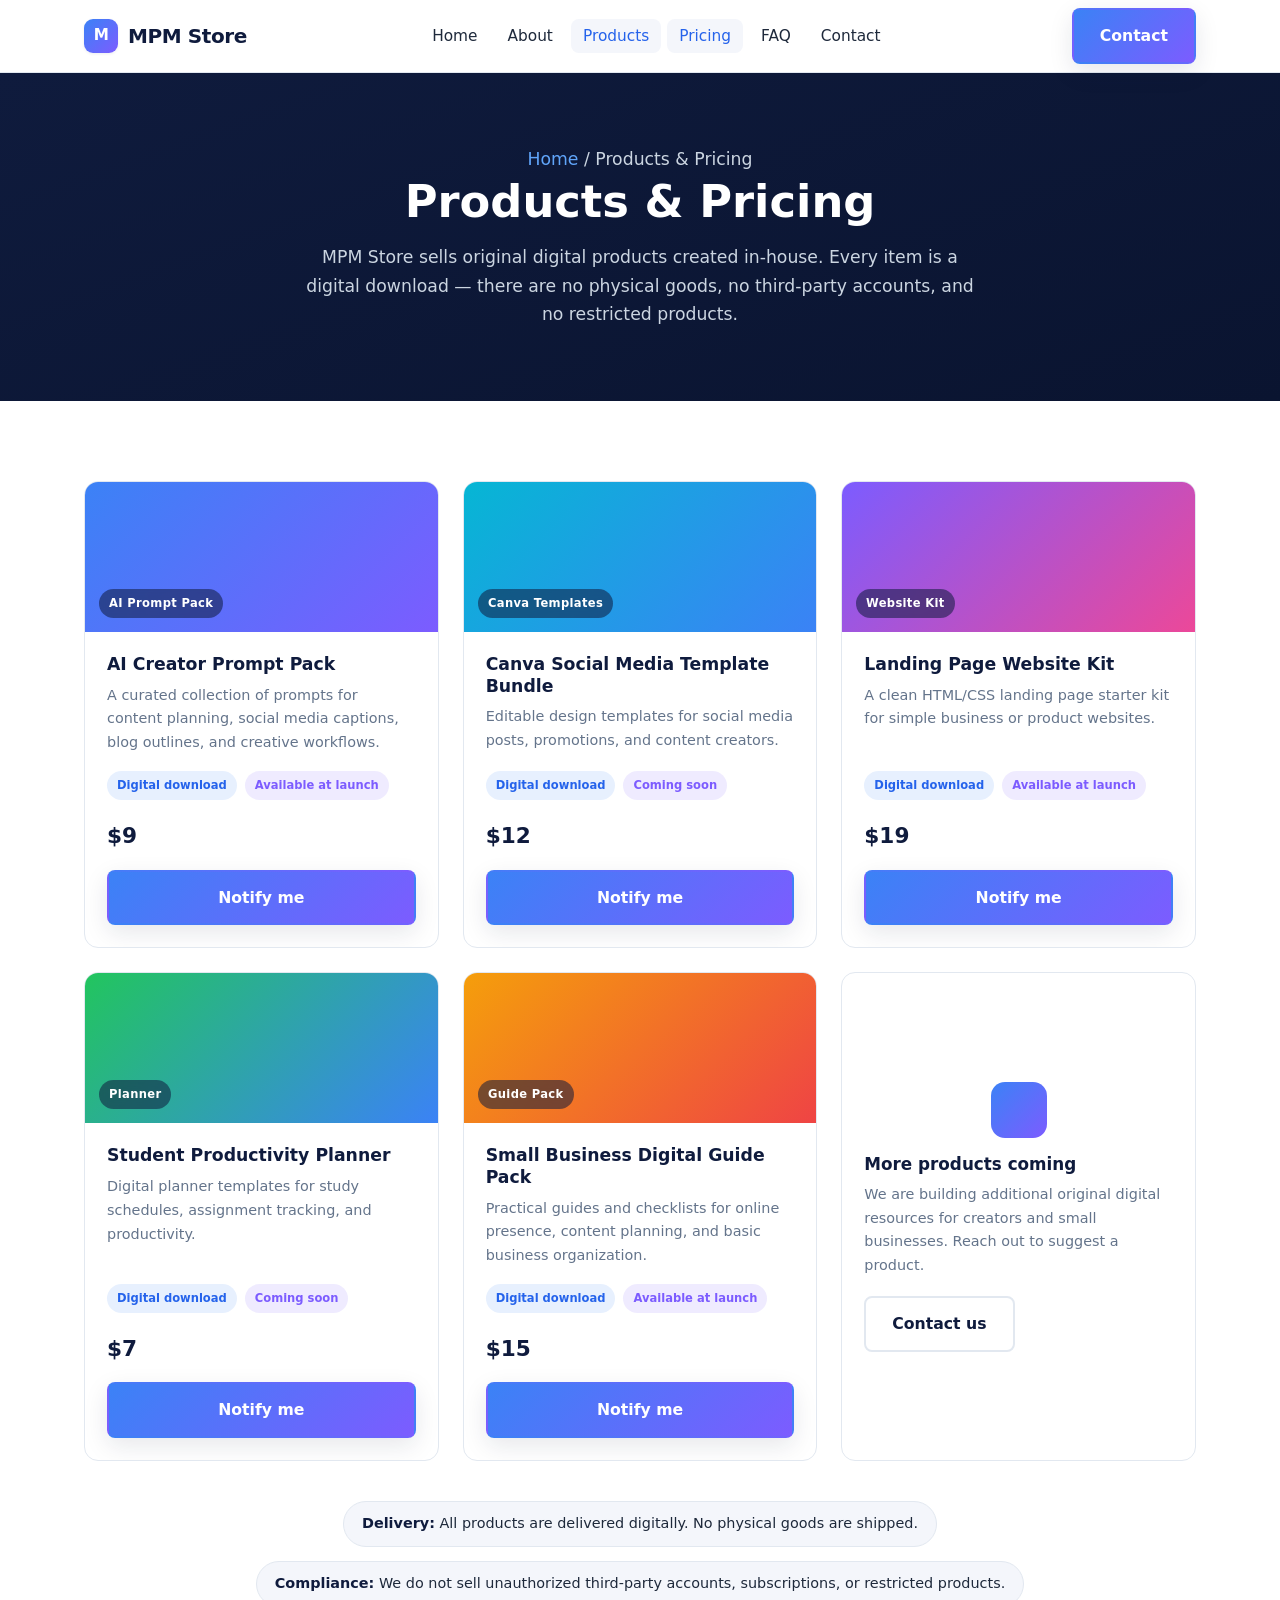
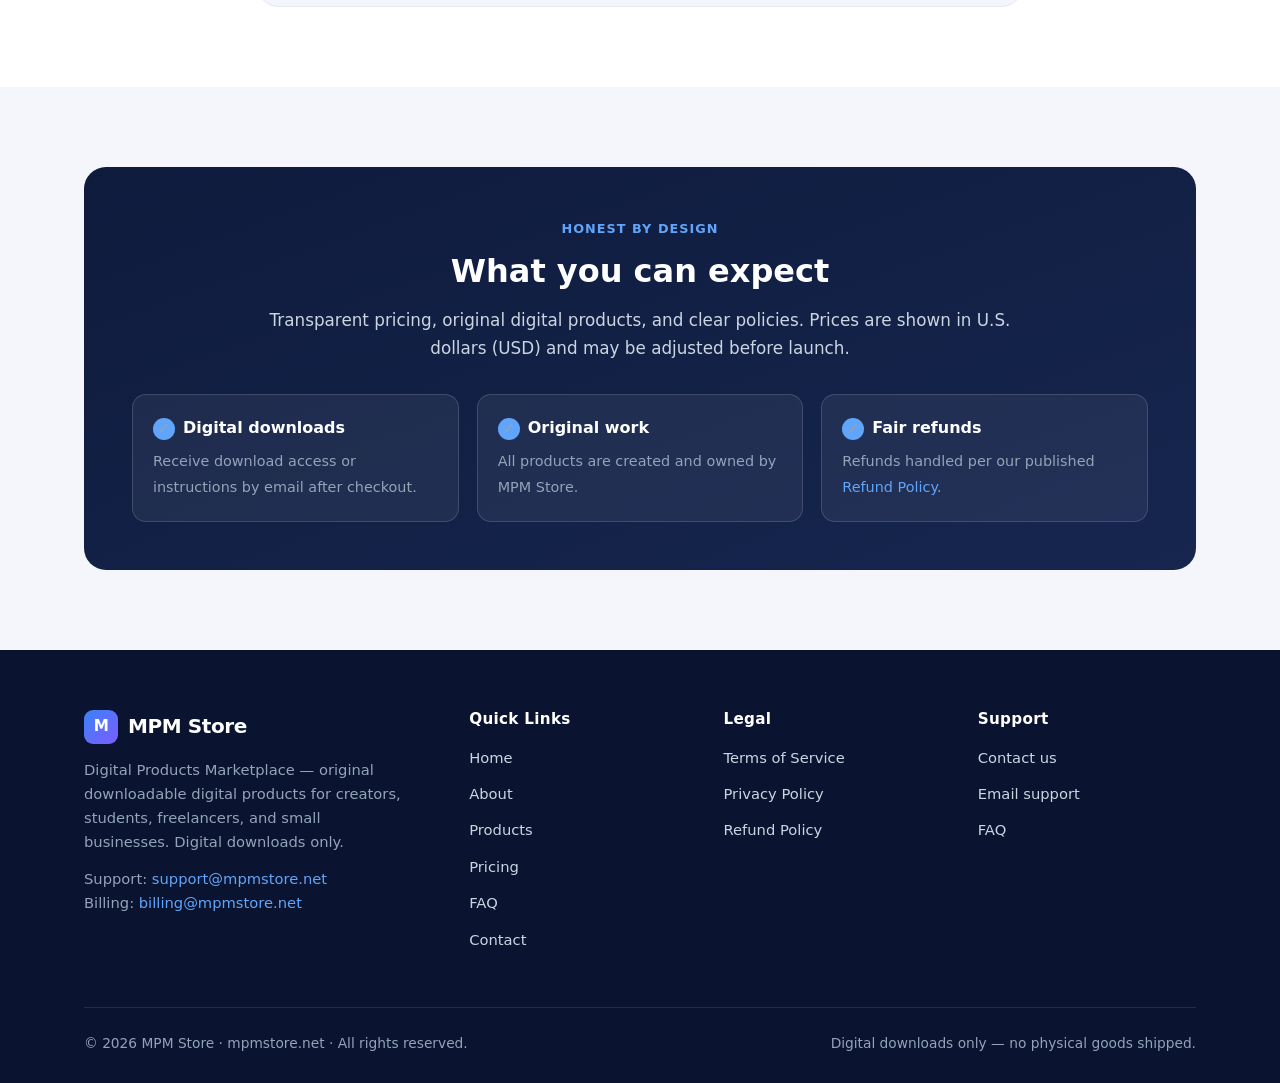
<file: pricing.html>
<!DOCTYPE html>
<html lang="en">
<head>
  <meta charset="UTF-8" />
  <meta name="viewport" content="width=device-width, initial-scale=1.0" />
  <title>Products &amp; Pricing — MPM Store</title>
  <meta name="description" content="Browse MPM Store's original digital products and pricing: AI prompt packs, Canva templates, website kits, planners, and digital guides. All products are digital downloads." />
  <meta name="author" content="MPM Store" />
  <meta name="theme-color" content="#0f1b3d" />
  <link rel="canonical" href="https://mpmstore.net/pricing.html" />

  <meta property="og:type" content="website" />
  <meta property="og:site_name" content="MPM Store" />
  <meta property="og:title" content="Products &amp; Pricing — MPM Store" />
  <meta property="og:description" content="Original digital products and transparent pricing. Digital downloads only." />
  <meta property="og:url" content="https://mpmstore.net/pricing.html" />
  <meta property="og:image" content="https://mpmstore.net/assets/img/og-image.png" />
  <meta name="twitter:card" content="summary_large_image" />

  <link rel="icon" href="data:image/svg+xml,%3Csvg xmlns='http://www.w3.org/2000/svg' viewBox='0 0 32 32'%3E%3Crect width='32' height='32' rx='8' fill='%233b82f6'/%3E%3Ctext x='50%25' y='56%25' font-family='Arial' font-size='15' font-weight='bold' fill='white' text-anchor='middle'%3EM%3C/text%3E%3C/svg%3E" />
  <link rel="stylesheet" href="assets/css/style.css" />

  <script type="application/ld+json">
  {
    "@context": "https://schema.org",
    "@type": "BreadcrumbList",
    "itemListElement": [
      { "@type": "ListItem", "position": 1, "name": "Home", "item": "https://mpmstore.net/" },
      { "@type": "ListItem", "position": 2, "name": "Products & Pricing", "item": "https://mpmstore.net/pricing.html" }
    ]
  }
  </script>
</head>
<body>
  <a class="skip-link" href="#main">Skip to content</a>

  <header class="site-header">
    <div class="container nav">
      <a class="brand" href="index.html" aria-label="MPM Store home">
        <span class="brand-mark">M</span> MPM Store
      </a>
      <nav aria-label="Primary">
        <ul class="nav-menu" id="nav-menu">
          <li><a href="index.html">Home</a></li>
          <li><a href="about.html">About</a></li>
          <li><a href="pricing.html" class="is-active" aria-current="page">Products</a></li>
          <li><a href="pricing.html" class="is-active">Pricing</a></li>
          <li><a href="faq.html">FAQ</a></li>
          <li><a href="contact.html">Contact</a></li>
          <li><a class="btn btn--primary btn--mobile" href="contact.html">Contact</a></li>
        </ul>
      </nav>
      <div class="nav-actions">
        <a class="btn btn--primary" href="contact.html">Contact</a>
        <button class="nav-toggle" id="nav-toggle" aria-label="Toggle menu" aria-controls="nav-menu" aria-expanded="false">
          <span></span><span></span><span></span>
        </button>
      </div>
    </div>
  </header>

  <main id="main">
    <section class="page-hero">
      <div class="container">
        <p class="breadcrumb"><a href="index.html">Home</a> / Products &amp; Pricing</p>
        <h1>Products &amp; Pricing</h1>
        <p>MPM Store sells original digital products created in-house. Every item is a digital download — there are no physical goods, no third-party accounts, and no restricted products.</p>
      </div>
    </section>

    <section class="section">
      <div class="container">
        <div class="grid grid--3">
          <article class="product-card">
            <div class="product-thumb grad-1"><span class="tag">AI Prompt Pack</span></div>
            <div class="product-body">
              <h3>AI Creator Prompt Pack</h3>
              <p>A curated collection of prompts for content planning, social media captions, blog outlines, and creative workflows.</p>
              <div class="product-flags">
                <span class="badge badge--digital">Digital download</span>
                <span class="badge badge--soft">Available at launch</span>
              </div>
              <div class="product-meta">
                <span class="product-price">$9</span>
              </div>
              <a class="btn btn--primary btn--block" href="contact.html">Notify me</a>
            </div>
          </article>

          <article class="product-card">
            <div class="product-thumb grad-2"><span class="tag">Canva Templates</span></div>
            <div class="product-body">
              <h3>Canva Social Media Template Bundle</h3>
              <p>Editable design templates for social media posts, promotions, and content creators.</p>
              <div class="product-flags">
                <span class="badge badge--digital">Digital download</span>
                <span class="badge badge--soft">Coming soon</span>
              </div>
              <div class="product-meta">
                <span class="product-price">$12</span>
              </div>
              <a class="btn btn--primary btn--block" href="contact.html">Notify me</a>
            </div>
          </article>

          <article class="product-card">
            <div class="product-thumb grad-3"><span class="tag">Website Kit</span></div>
            <div class="product-body">
              <h3>Landing Page Website Kit</h3>
              <p>A clean HTML/CSS landing page starter kit for simple business or product websites.</p>
              <div class="product-flags">
                <span class="badge badge--digital">Digital download</span>
                <span class="badge badge--soft">Available at launch</span>
              </div>
              <div class="product-meta">
                <span class="product-price">$19</span>
              </div>
              <a class="btn btn--primary btn--block" href="contact.html">Notify me</a>
            </div>
          </article>

          <article class="product-card">
            <div class="product-thumb grad-4"><span class="tag">Planner</span></div>
            <div class="product-body">
              <h3>Student Productivity Planner</h3>
              <p>Digital planner templates for study schedules, assignment tracking, and productivity.</p>
              <div class="product-flags">
                <span class="badge badge--digital">Digital download</span>
                <span class="badge badge--soft">Coming soon</span>
              </div>
              <div class="product-meta">
                <span class="product-price">$7</span>
              </div>
              <a class="btn btn--primary btn--block" href="contact.html">Notify me</a>
            </div>
          </article>

          <article class="product-card">
            <div class="product-thumb grad-5"><span class="tag">Guide Pack</span></div>
            <div class="product-body">
              <h3>Small Business Digital Guide Pack</h3>
              <p>Practical guides and checklists for online presence, content planning, and basic business organization.</p>
              <div class="product-flags">
                <span class="badge badge--digital">Digital download</span>
                <span class="badge badge--soft">Available at launch</span>
              </div>
              <div class="product-meta">
                <span class="product-price">$15</span>
              </div>
              <a class="btn btn--primary btn--block" href="contact.html">Notify me</a>
            </div>
          </article>

          <article class="category-card" style="display:flex;flex-direction:column;justify-content:center;align-items:flex-start;text-align:left;">
            <span class="category-icon grad-1"></span>
            <h3>More products coming</h3>
            <p style="margin-bottom:18px;">We are building additional original digital resources for creators and small businesses. Reach out to suggest a product.</p>
            <a class="btn btn--secondary" href="contact.html">Contact us</a>
          </article>
        </div>

        <div class="note-bar">
          <span class="note-pill"><strong>Delivery:</strong> All products are delivered digitally. No physical goods are shipped.</span>
          <span class="note-pill"><strong>Compliance:</strong> We do not sell unauthorized third-party accounts, subscriptions, or restricted products.</span>
        </div>
      </div>
    </section>

    <section class="section section--alt">
      <div class="container">
        <div class="trust">
          <span class="eyebrow">Honest by design</span>
          <h2>What you can expect</h2>
          <p>Transparent pricing, original digital products, and clear policies. Prices are shown in U.S. dollars (USD) and may be adjusted before launch.</p>
          <div class="trust-points">
            <div class="trust-point">
              <strong><span class="check">✓</span>Digital downloads</strong>
              <span>Receive download access or instructions by email after checkout.</span>
            </div>
            <div class="trust-point">
              <strong><span class="check">✓</span>Original work</strong>
              <span>All products are created and owned by MPM Store.</span>
            </div>
            <div class="trust-point">
              <strong><span class="check">✓</span>Fair refunds</strong>
              <span>Refunds handled per our published <a href="refund-policy.html" style="color:var(--blue-soft);">Refund Policy</a>.</span>
            </div>
          </div>
        </div>
      </div>
    </section>
  </main>

  <footer class="site-footer">
    <div class="container">
      <div class="footer-grid">
        <div class="footer-brand">
          <a class="brand" href="index.html"><span class="brand-mark">M</span> MPM Store</a>
          <p>Digital Products Marketplace — original downloadable digital products for creators, students, freelancers, and small businesses. Digital downloads only.</p>
          <p style="margin-top:12px;">Support: <a href="mailto:support@mpmstore.net">support@mpmstore.net</a></p>
          <p>Billing: <a href="mailto:billing@mpmstore.net">billing@mpmstore.net</a></p>
        </div>
        <div class="footer-col">
          <h4>Quick Links</h4>
          <ul>
            <li><a href="index.html">Home</a></li>
            <li><a href="about.html">About</a></li>
            <li><a href="pricing.html">Products</a></li>
            <li><a href="pricing.html">Pricing</a></li>
            <li><a href="faq.html">FAQ</a></li>
            <li><a href="contact.html">Contact</a></li>
          </ul>
        </div>
        <div class="footer-col">
          <h4>Legal</h4>
          <ul>
            <li><a href="terms-of-service.html">Terms of Service</a></li>
            <li><a href="privacy-policy.html">Privacy Policy</a></li>
            <li><a href="refund-policy.html">Refund Policy</a></li>
          </ul>
        </div>
        <div class="footer-col">
          <h4>Support</h4>
          <ul>
            <li><a href="contact.html">Contact us</a></li>
            <li><a href="mailto:support@mpmstore.net">Email support</a></li>
            <li><a href="faq.html">FAQ</a></li>
          </ul>
        </div>
      </div>
      <div class="footer-bottom">
        <span>&copy; <span data-year>2026</span> MPM Store · mpmstore.net · All rights reserved.</span>
        <span>Digital downloads only — no physical goods shipped.</span>
      </div>
    </div>
  </footer>

  <script src="assets/js/main.js"></script>
</body>
</html>
</file>
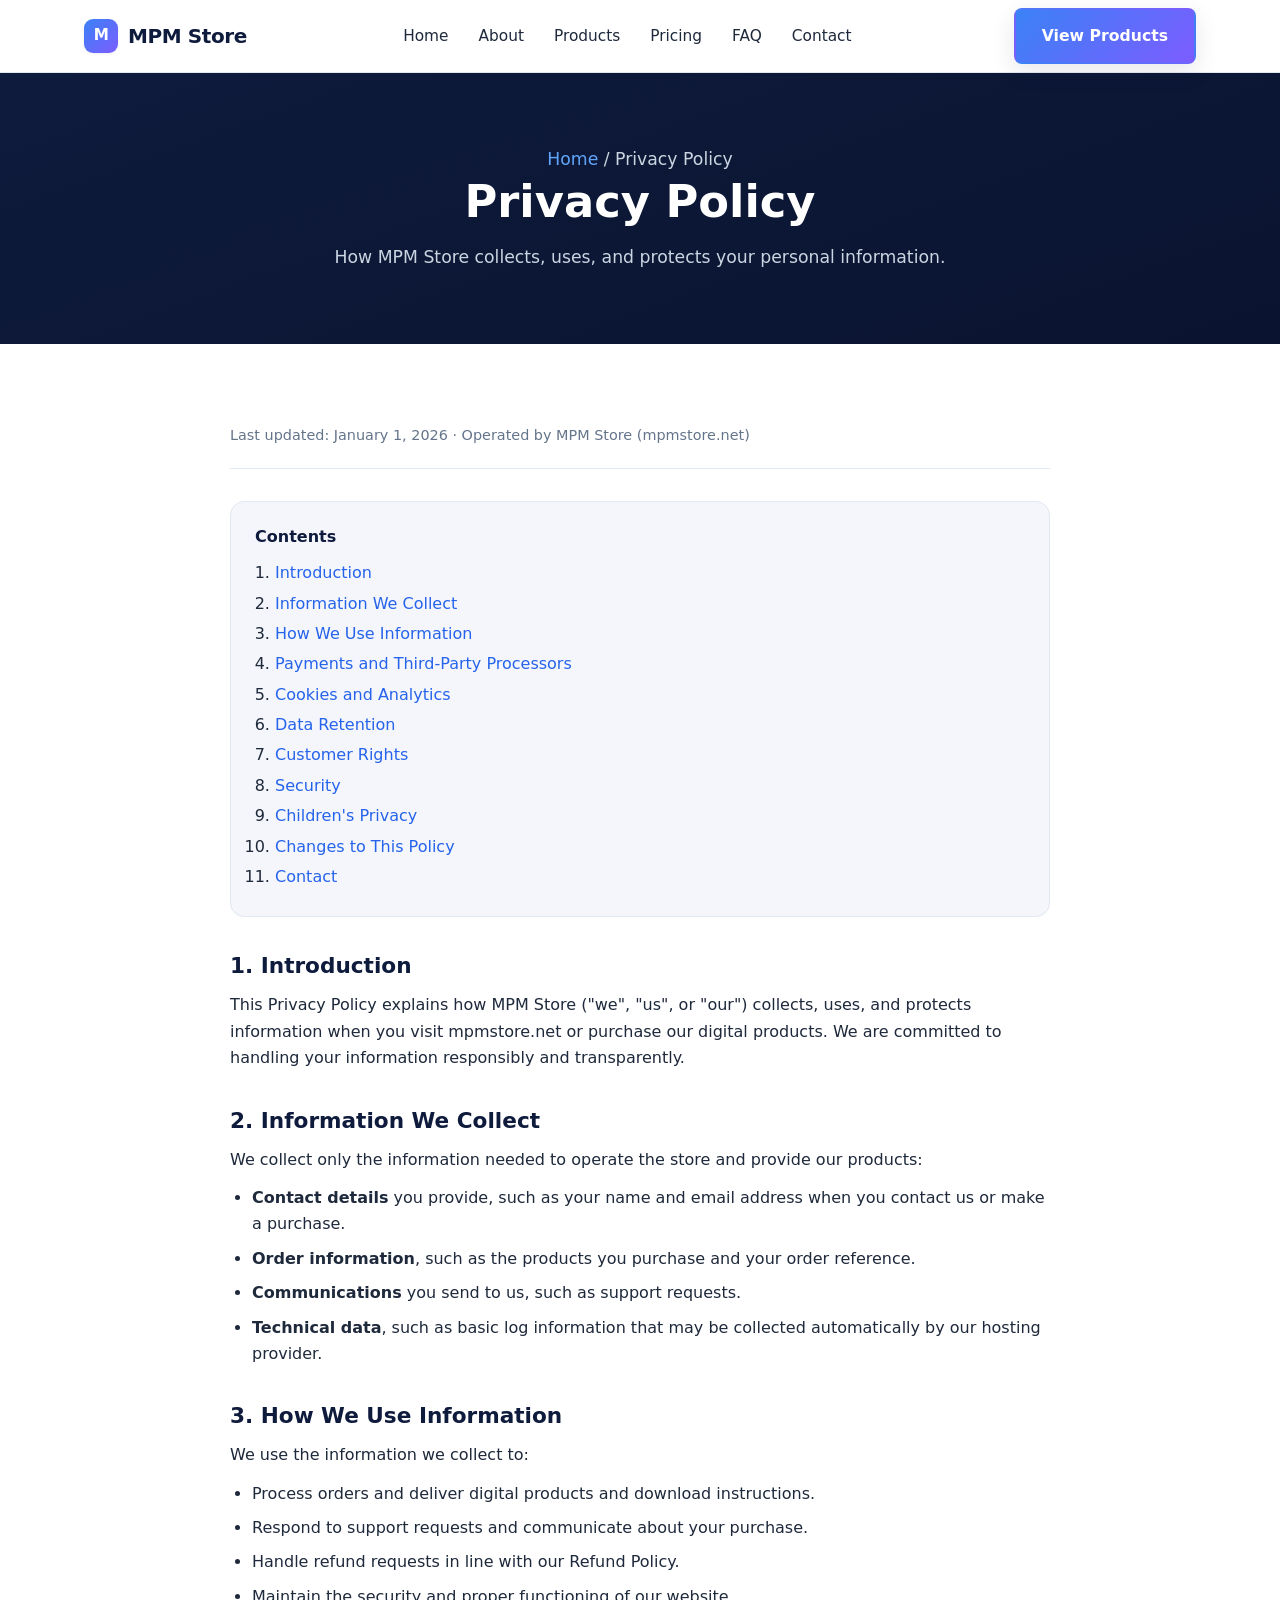
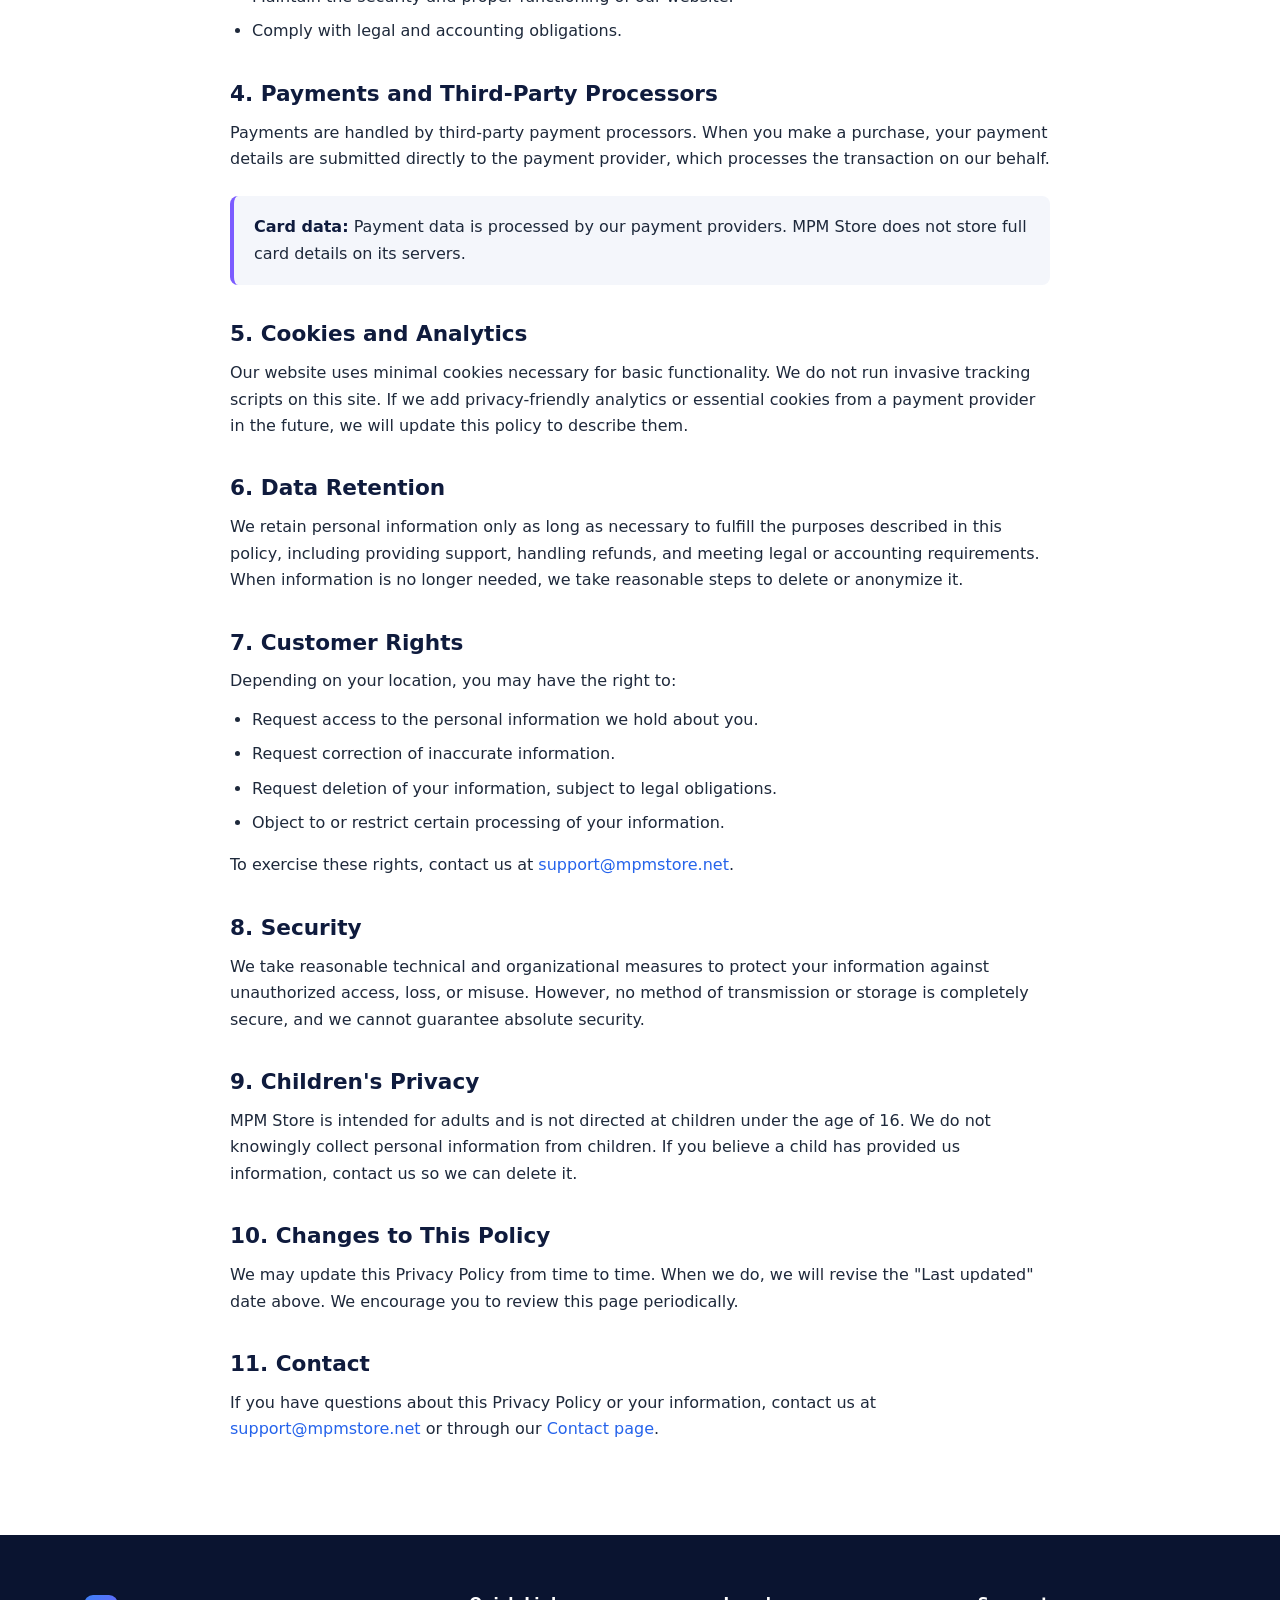
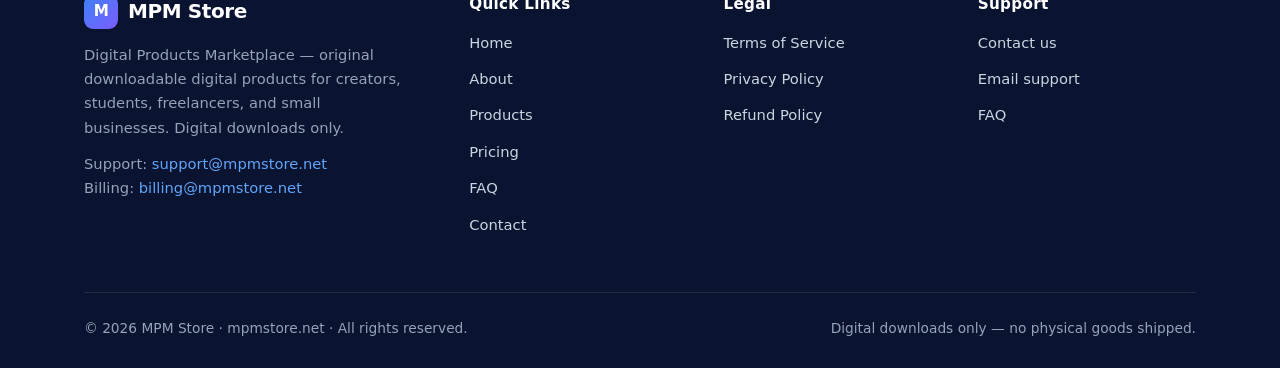
<file: privacy-policy.html>
<!DOCTYPE html>
<html lang="en">
<head>
  <meta charset="UTF-8" />
  <meta name="viewport" content="width=device-width, initial-scale=1.0" />
  <title>Privacy Policy — MPM Store</title>
  <meta name="description" content="MPM Store's Privacy Policy explains what information we collect, how we use it, how payments are handled, and your data rights." />
  <meta name="author" content="MPM Store" />
  <meta name="theme-color" content="#0f1b3d" />
  <link rel="canonical" href="https://mpmstore.net/privacy-policy.html" />

  <meta property="og:type" content="article" />
  <meta property="og:site_name" content="MPM Store" />
  <meta property="og:title" content="Privacy Policy — MPM Store" />
  <meta property="og:description" content="How MPM Store collects, uses, and protects your information." />
  <meta property="og:url" content="https://mpmstore.net/privacy-policy.html" />
  <meta property="og:image" content="https://mpmstore.net/assets/img/og-image.png" />
  <meta name="twitter:card" content="summary_large_image" />

  <link rel="icon" href="data:image/svg+xml,%3Csvg xmlns='http://www.w3.org/2000/svg' viewBox='0 0 32 32'%3E%3Crect width='32' height='32' rx='8' fill='%233b82f6'/%3E%3Ctext x='50%25' y='56%25' font-family='Arial' font-size='15' font-weight='bold' fill='white' text-anchor='middle'%3EM%3C/text%3E%3C/svg%3E" />
  <link rel="stylesheet" href="assets/css/style.css" />

  <script type="application/ld+json">
  {
    "@context": "https://schema.org",
    "@type": "BreadcrumbList",
    "itemListElement": [
      { "@type": "ListItem", "position": 1, "name": "Home", "item": "https://mpmstore.net/" },
      { "@type": "ListItem", "position": 2, "name": "Privacy Policy", "item": "https://mpmstore.net/privacy-policy.html" }
    ]
  }
  </script>
</head>
<body>
  <a class="skip-link" href="#main">Skip to content</a>

  <header class="site-header">
    <div class="container nav">
      <a class="brand" href="index.html" aria-label="MPM Store home">
        <span class="brand-mark">M</span> MPM Store
      </a>
      <nav aria-label="Primary">
        <ul class="nav-menu" id="nav-menu">
          <li><a href="index.html">Home</a></li>
          <li><a href="about.html">About</a></li>
          <li><a href="pricing.html">Products</a></li>
          <li><a href="pricing.html">Pricing</a></li>
          <li><a href="faq.html">FAQ</a></li>
          <li><a href="contact.html">Contact</a></li>
          <li><a class="btn btn--primary btn--mobile" href="pricing.html">View Products</a></li>
        </ul>
      </nav>
      <div class="nav-actions">
        <a class="btn btn--primary" href="pricing.html">View Products</a>
        <button class="nav-toggle" id="nav-toggle" aria-label="Toggle menu" aria-controls="nav-menu" aria-expanded="false">
          <span></span><span></span><span></span>
        </button>
      </div>
    </div>
  </header>

  <main id="main">
    <section class="page-hero">
      <div class="container">
        <p class="breadcrumb"><a href="index.html">Home</a> / Privacy Policy</p>
        <h1>Privacy Policy</h1>
        <p>How MPM Store collects, uses, and protects your personal information.</p>
      </div>
    </section>

    <section class="section">
      <div class="container">
        <div class="prose">
          <p class="updated">Last updated: January 1, 2026 · Operated by MPM Store (mpmstore.net)</p>

          <nav class="toc" aria-label="Table of contents">
            <strong>Contents</strong>
            <ol>
              <li><a href="#intro">Introduction</a></li>
              <li><a href="#collect">Information We Collect</a></li>
              <li><a href="#use">How We Use Information</a></li>
              <li><a href="#payments">Payments and Third-Party Processors</a></li>
              <li><a href="#cookies">Cookies and Analytics</a></li>
              <li><a href="#retention">Data Retention</a></li>
              <li><a href="#rights">Customer Rights</a></li>
              <li><a href="#security">Security</a></li>
              <li><a href="#children">Children's Privacy</a></li>
              <li><a href="#changes">Changes to This Policy</a></li>
              <li><a href="#contact">Contact</a></li>
            </ol>
          </nav>

          <h2 id="intro">1. Introduction</h2>
          <p>This Privacy Policy explains how MPM Store ("we", "us", or "our") collects, uses, and protects information when you visit mpmstore.net or purchase our digital products. We are committed to handling your information responsibly and transparently.</p>

          <h2 id="collect">2. Information We Collect</h2>
          <p>We collect only the information needed to operate the store and provide our products:</p>
          <ul>
            <li><strong>Contact details</strong> you provide, such as your name and email address when you contact us or make a purchase.</li>
            <li><strong>Order information</strong>, such as the products you purchase and your order reference.</li>
            <li><strong>Communications</strong> you send to us, such as support requests.</li>
            <li><strong>Technical data</strong>, such as basic log information that may be collected automatically by our hosting provider.</li>
          </ul>

          <h2 id="use">3. How We Use Information</h2>
          <p>We use the information we collect to:</p>
          <ul>
            <li>Process orders and deliver digital products and download instructions.</li>
            <li>Respond to support requests and communicate about your purchase.</li>
            <li>Handle refund requests in line with our Refund Policy.</li>
            <li>Maintain the security and proper functioning of our website.</li>
            <li>Comply with legal and accounting obligations.</li>
          </ul>

          <h2 id="payments">4. Payments and Third-Party Processors</h2>
          <p>Payments are handled by third-party payment processors. When you make a purchase, your payment details are submitted directly to the payment provider, which processes the transaction on our behalf.</p>
          <div class="callout">
            <strong>Card data:</strong> Payment data is processed by our payment providers. MPM Store does not store full card details on its servers.
          </div>

          <h2 id="cookies">5. Cookies and Analytics</h2>
          <p>Our website uses minimal cookies necessary for basic functionality. We do not run invasive tracking scripts on this site. If we add privacy-friendly analytics or essential cookies from a payment provider in the future, we will update this policy to describe them.</p>

          <h2 id="retention">6. Data Retention</h2>
          <p>We retain personal information only as long as necessary to fulfill the purposes described in this policy, including providing support, handling refunds, and meeting legal or accounting requirements. When information is no longer needed, we take reasonable steps to delete or anonymize it.</p>

          <h2 id="rights">7. Customer Rights</h2>
          <p>Depending on your location, you may have the right to:</p>
          <ul>
            <li>Request access to the personal information we hold about you.</li>
            <li>Request correction of inaccurate information.</li>
            <li>Request deletion of your information, subject to legal obligations.</li>
            <li>Object to or restrict certain processing of your information.</li>
          </ul>
          <p>To exercise these rights, contact us at <a href="mailto:support@mpmstore.net">support@mpmstore.net</a>.</p>

          <h2 id="security">8. Security</h2>
          <p>We take reasonable technical and organizational measures to protect your information against unauthorized access, loss, or misuse. However, no method of transmission or storage is completely secure, and we cannot guarantee absolute security.</p>

          <h2 id="children">9. Children's Privacy</h2>
          <p>MPM Store is intended for adults and is not directed at children under the age of 16. We do not knowingly collect personal information from children. If you believe a child has provided us information, contact us so we can delete it.</p>

          <h2 id="changes">10. Changes to This Policy</h2>
          <p>We may update this Privacy Policy from time to time. When we do, we will revise the "Last updated" date above. We encourage you to review this page periodically.</p>

          <h2 id="contact">11. Contact</h2>
          <p>If you have questions about this Privacy Policy or your information, contact us at <a href="mailto:support@mpmstore.net">support@mpmstore.net</a> or through our <a href="contact.html">Contact page</a>.</p>
        </div>
      </div>
    </section>
  </main>

  <footer class="site-footer">
    <div class="container">
      <div class="footer-grid">
        <div class="footer-brand">
          <a class="brand" href="index.html"><span class="brand-mark">M</span> MPM Store</a>
          <p>Digital Products Marketplace — original downloadable digital products for creators, students, freelancers, and small businesses. Digital downloads only.</p>
          <p style="margin-top:12px;">Support: <a href="mailto:support@mpmstore.net">support@mpmstore.net</a></p>
          <p>Billing: <a href="mailto:billing@mpmstore.net">billing@mpmstore.net</a></p>
        </div>
        <div class="footer-col">
          <h4>Quick Links</h4>
          <ul>
            <li><a href="index.html">Home</a></li>
            <li><a href="about.html">About</a></li>
            <li><a href="pricing.html">Products</a></li>
            <li><a href="pricing.html">Pricing</a></li>
            <li><a href="faq.html">FAQ</a></li>
            <li><a href="contact.html">Contact</a></li>
          </ul>
        </div>
        <div class="footer-col">
          <h4>Legal</h4>
          <ul>
            <li><a href="terms-of-service.html">Terms of Service</a></li>
            <li><a href="privacy-policy.html">Privacy Policy</a></li>
            <li><a href="refund-policy.html">Refund Policy</a></li>
          </ul>
        </div>
        <div class="footer-col">
          <h4>Support</h4>
          <ul>
            <li><a href="contact.html">Contact us</a></li>
            <li><a href="mailto:support@mpmstore.net">Email support</a></li>
            <li><a href="faq.html">FAQ</a></li>
          </ul>
        </div>
      </div>
      <div class="footer-bottom">
        <span>&copy; <span data-year>2026</span> MPM Store · mpmstore.net · All rights reserved.</span>
        <span>Digital downloads only — no physical goods shipped.</span>
      </div>
    </div>
  </footer>

  <script src="assets/js/main.js"></script>
</body>
</html>
</file>
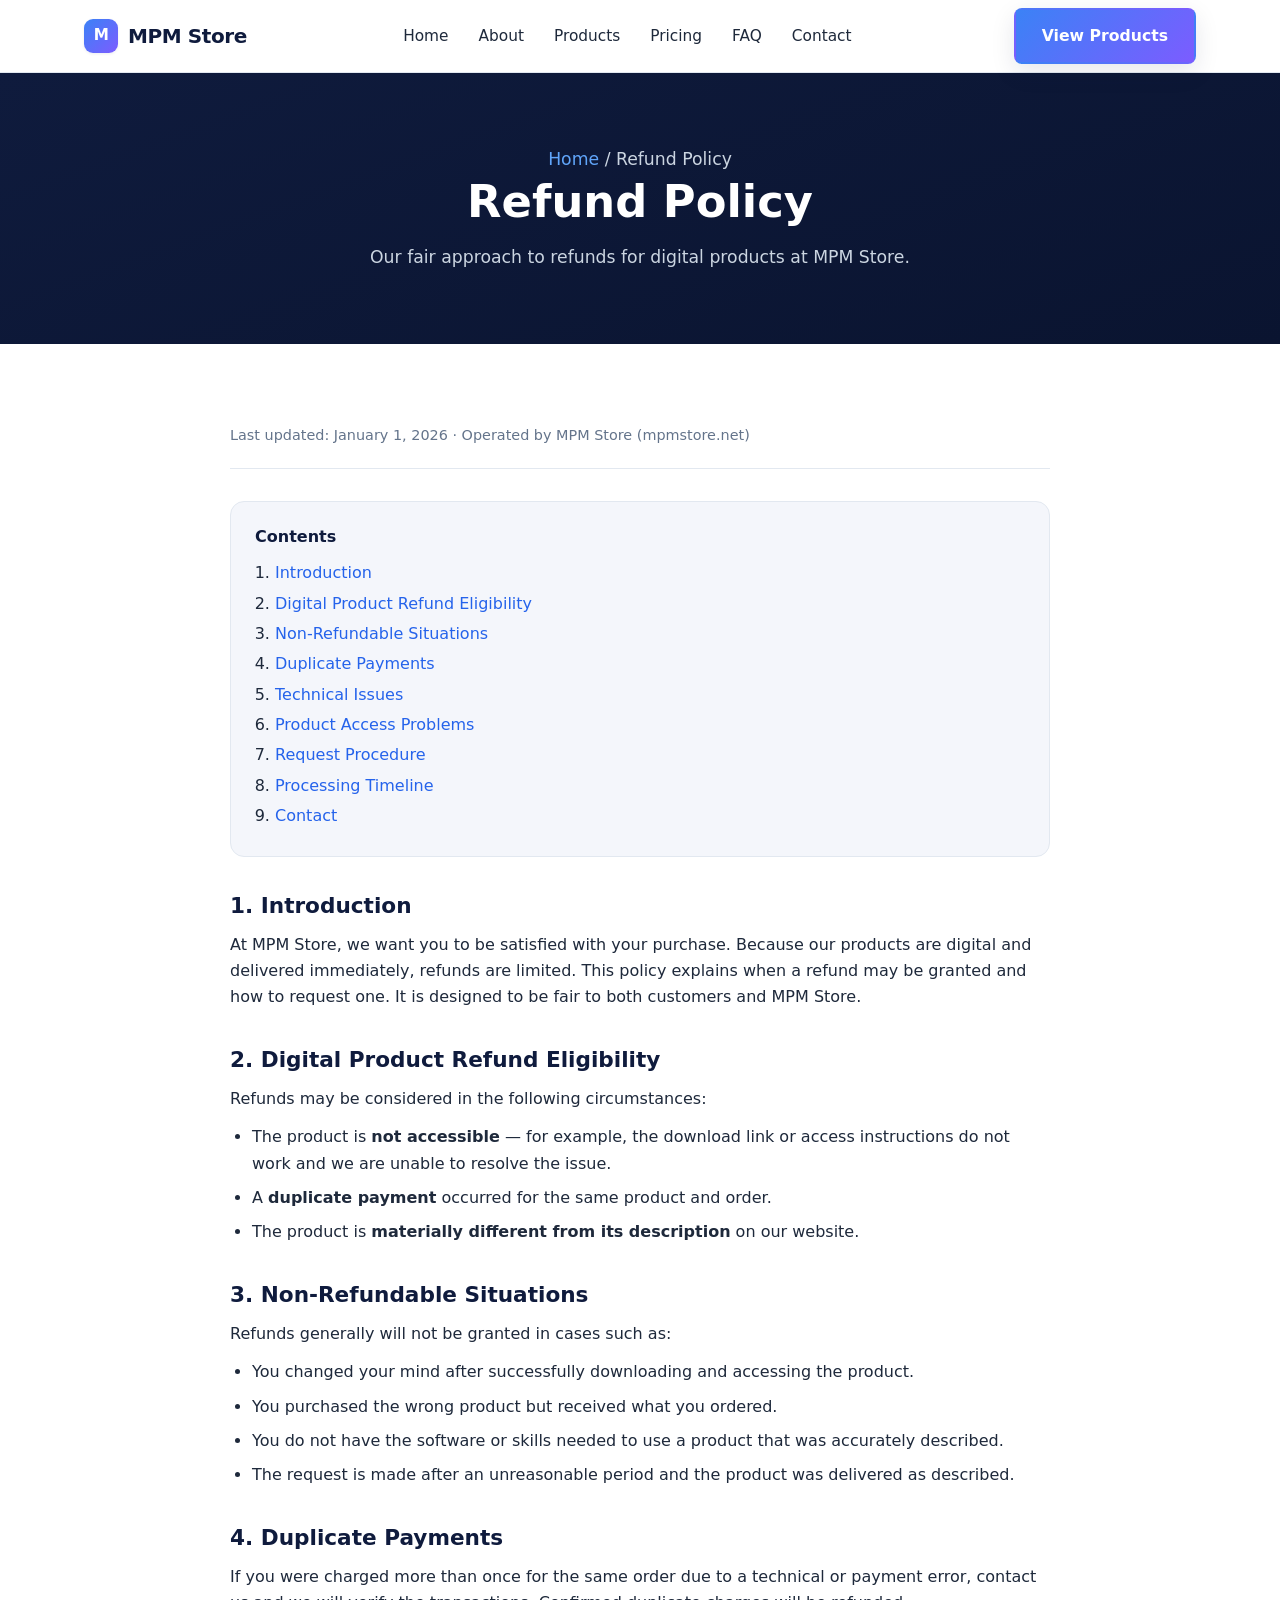
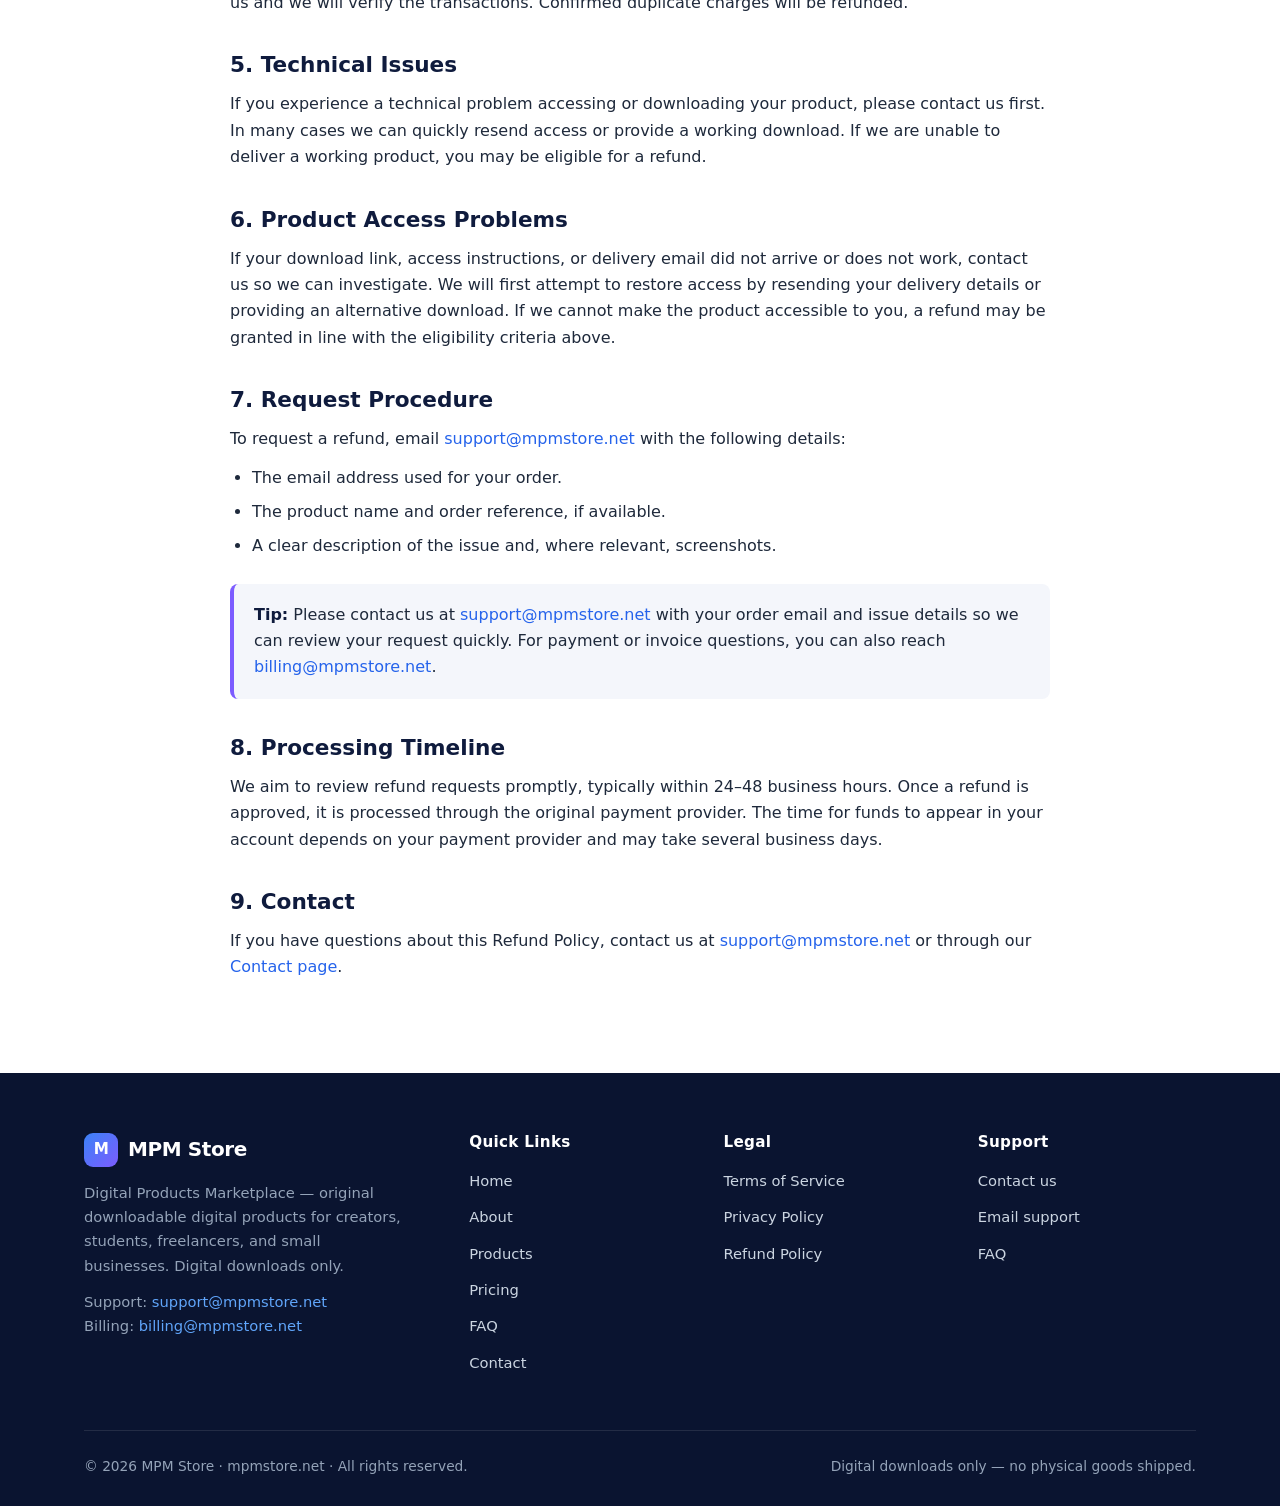
<file: refund-policy.html>
<!DOCTYPE html>
<html lang="en">
<head>
  <meta charset="UTF-8" />
  <meta name="viewport" content="width=device-width, initial-scale=1.0" />
  <title>Refund Policy — MPM Store</title>
  <meta name="description" content="MPM Store's Refund Policy for digital products. Learn about refund eligibility, duplicate payments, technical issues, and how to request a refund." />
  <meta name="author" content="MPM Store" />
  <meta name="theme-color" content="#0f1b3d" />
  <link rel="canonical" href="https://mpmstore.net/refund-policy.html" />

  <meta property="og:type" content="article" />
  <meta property="og:site_name" content="MPM Store" />
  <meta property="og:title" content="Refund Policy — MPM Store" />
  <meta property="og:description" content="Fair refund policy for MPM Store digital products." />
  <meta property="og:url" content="https://mpmstore.net/refund-policy.html" />
  <meta property="og:image" content="https://mpmstore.net/assets/img/og-image.png" />
  <meta name="twitter:card" content="summary_large_image" />

  <link rel="icon" href="data:image/svg+xml,%3Csvg xmlns='http://www.w3.org/2000/svg' viewBox='0 0 32 32'%3E%3Crect width='32' height='32' rx='8' fill='%233b82f6'/%3E%3Ctext x='50%25' y='56%25' font-family='Arial' font-size='15' font-weight='bold' fill='white' text-anchor='middle'%3EM%3C/text%3E%3C/svg%3E" />
  <link rel="stylesheet" href="assets/css/style.css" />

  <script type="application/ld+json">
  {
    "@context": "https://schema.org",
    "@type": "BreadcrumbList",
    "itemListElement": [
      { "@type": "ListItem", "position": 1, "name": "Home", "item": "https://mpmstore.net/" },
      { "@type": "ListItem", "position": 2, "name": "Refund Policy", "item": "https://mpmstore.net/refund-policy.html" }
    ]
  }
  </script>
</head>
<body>
  <a class="skip-link" href="#main">Skip to content</a>

  <header class="site-header">
    <div class="container nav">
      <a class="brand" href="index.html" aria-label="MPM Store home">
        <span class="brand-mark">M</span> MPM Store
      </a>
      <nav aria-label="Primary">
        <ul class="nav-menu" id="nav-menu">
          <li><a href="index.html">Home</a></li>
          <li><a href="about.html">About</a></li>
          <li><a href="pricing.html">Products</a></li>
          <li><a href="pricing.html">Pricing</a></li>
          <li><a href="faq.html">FAQ</a></li>
          <li><a href="contact.html">Contact</a></li>
          <li><a class="btn btn--primary btn--mobile" href="pricing.html">View Products</a></li>
        </ul>
      </nav>
      <div class="nav-actions">
        <a class="btn btn--primary" href="pricing.html">View Products</a>
        <button class="nav-toggle" id="nav-toggle" aria-label="Toggle menu" aria-controls="nav-menu" aria-expanded="false">
          <span></span><span></span><span></span>
        </button>
      </div>
    </div>
  </header>

  <main id="main">
    <section class="page-hero">
      <div class="container">
        <p class="breadcrumb"><a href="index.html">Home</a> / Refund Policy</p>
        <h1>Refund Policy</h1>
        <p>Our fair approach to refunds for digital products at MPM Store.</p>
      </div>
    </section>

    <section class="section">
      <div class="container">
        <div class="prose">
          <p class="updated">Last updated: January 1, 2026 · Operated by MPM Store (mpmstore.net)</p>

          <nav class="toc" aria-label="Table of contents">
            <strong>Contents</strong>
            <ol>
              <li><a href="#intro">Introduction</a></li>
              <li><a href="#eligibility">Digital Product Refund Eligibility</a></li>
              <li><a href="#non-refundable">Non-Refundable Situations</a></li>
              <li><a href="#duplicate">Duplicate Payments</a></li>
              <li><a href="#technical">Technical Issues</a></li>
              <li><a href="#access">Product Access Problems</a></li>
              <li><a href="#request">Request Procedure</a></li>
              <li><a href="#processing">Processing Timeline</a></li>
              <li><a href="#contact">Contact</a></li>
            </ol>
          </nav>

          <h2 id="intro">1. Introduction</h2>
          <p>At MPM Store, we want you to be satisfied with your purchase. Because our products are digital and delivered immediately, refunds are limited. This policy explains when a refund may be granted and how to request one. It is designed to be fair to both customers and MPM Store.</p>

          <h2 id="eligibility">2. Digital Product Refund Eligibility</h2>
          <p>Refunds may be considered in the following circumstances:</p>
          <ul>
            <li>The product is <strong>not accessible</strong> — for example, the download link or access instructions do not work and we are unable to resolve the issue.</li>
            <li>A <strong>duplicate payment</strong> occurred for the same product and order.</li>
            <li>The product is <strong>materially different from its description</strong> on our website.</li>
          </ul>

          <h2 id="non-refundable">3. Non-Refundable Situations</h2>
          <p>Refunds generally will not be granted in cases such as:</p>
          <ul>
            <li>You changed your mind after successfully downloading and accessing the product.</li>
            <li>You purchased the wrong product but received what you ordered.</li>
            <li>You do not have the software or skills needed to use a product that was accurately described.</li>
            <li>The request is made after an unreasonable period and the product was delivered as described.</li>
          </ul>

          <h2 id="duplicate">4. Duplicate Payments</h2>
          <p>If you were charged more than once for the same order due to a technical or payment error, contact us and we will verify the transactions. Confirmed duplicate charges will be refunded.</p>

          <h2 id="technical">5. Technical Issues</h2>
          <p>If you experience a technical problem accessing or downloading your product, please contact us first. In many cases we can quickly resend access or provide a working download. If we are unable to deliver a working product, you may be eligible for a refund.</p>

          <h2 id="access">6. Product Access Problems</h2>
          <p>If your download link, access instructions, or delivery email did not arrive or does not work, contact us so we can investigate. We will first attempt to restore access by resending your delivery details or providing an alternative download. If we cannot make the product accessible to you, a refund may be granted in line with the eligibility criteria above.</p>

          <h2 id="request">7. Request Procedure</h2>
          <p>To request a refund, email <a href="mailto:support@mpmstore.net">support@mpmstore.net</a> with the following details:</p>
          <ul>
            <li>The email address used for your order.</li>
            <li>The product name and order reference, if available.</li>
            <li>A clear description of the issue and, where relevant, screenshots.</li>
          </ul>
          <div class="callout">
            <strong>Tip:</strong> Please contact us at <a href="mailto:support@mpmstore.net">support@mpmstore.net</a> with your order email and issue details so we can review your request quickly. For payment or invoice questions, you can also reach <a href="mailto:billing@mpmstore.net">billing@mpmstore.net</a>.
          </div>

          <h2 id="processing">8. Processing Timeline</h2>
          <p>We aim to review refund requests promptly, typically within 24–48 business hours. Once a refund is approved, it is processed through the original payment provider. The time for funds to appear in your account depends on your payment provider and may take several business days.</p>

          <h2 id="contact">9. Contact</h2>
          <p>If you have questions about this Refund Policy, contact us at <a href="mailto:support@mpmstore.net">support@mpmstore.net</a> or through our <a href="contact.html">Contact page</a>.</p>
        </div>
      </div>
    </section>
  </main>

  <footer class="site-footer">
    <div class="container">
      <div class="footer-grid">
        <div class="footer-brand">
          <a class="brand" href="index.html"><span class="brand-mark">M</span> MPM Store</a>
          <p>Digital Products Marketplace — original downloadable digital products for creators, students, freelancers, and small businesses. Digital downloads only.</p>
          <p style="margin-top:12px;">Support: <a href="mailto:support@mpmstore.net">support@mpmstore.net</a></p>
          <p>Billing: <a href="mailto:billing@mpmstore.net">billing@mpmstore.net</a></p>
        </div>
        <div class="footer-col">
          <h4>Quick Links</h4>
          <ul>
            <li><a href="index.html">Home</a></li>
            <li><a href="about.html">About</a></li>
            <li><a href="pricing.html">Products</a></li>
            <li><a href="pricing.html">Pricing</a></li>
            <li><a href="faq.html">FAQ</a></li>
            <li><a href="contact.html">Contact</a></li>
          </ul>
        </div>
        <div class="footer-col">
          <h4>Legal</h4>
          <ul>
            <li><a href="terms-of-service.html">Terms of Service</a></li>
            <li><a href="privacy-policy.html">Privacy Policy</a></li>
            <li><a href="refund-policy.html">Refund Policy</a></li>
          </ul>
        </div>
        <div class="footer-col">
          <h4>Support</h4>
          <ul>
            <li><a href="contact.html">Contact us</a></li>
            <li><a href="mailto:support@mpmstore.net">Email support</a></li>
            <li><a href="faq.html">FAQ</a></li>
          </ul>
        </div>
      </div>
      <div class="footer-bottom">
        <span>&copy; <span data-year>2026</span> MPM Store · mpmstore.net · All rights reserved.</span>
        <span>Digital downloads only — no physical goods shipped.</span>
      </div>
    </div>
  </footer>

  <script src="assets/js/main.js"></script>
</body>
</html>
</file>
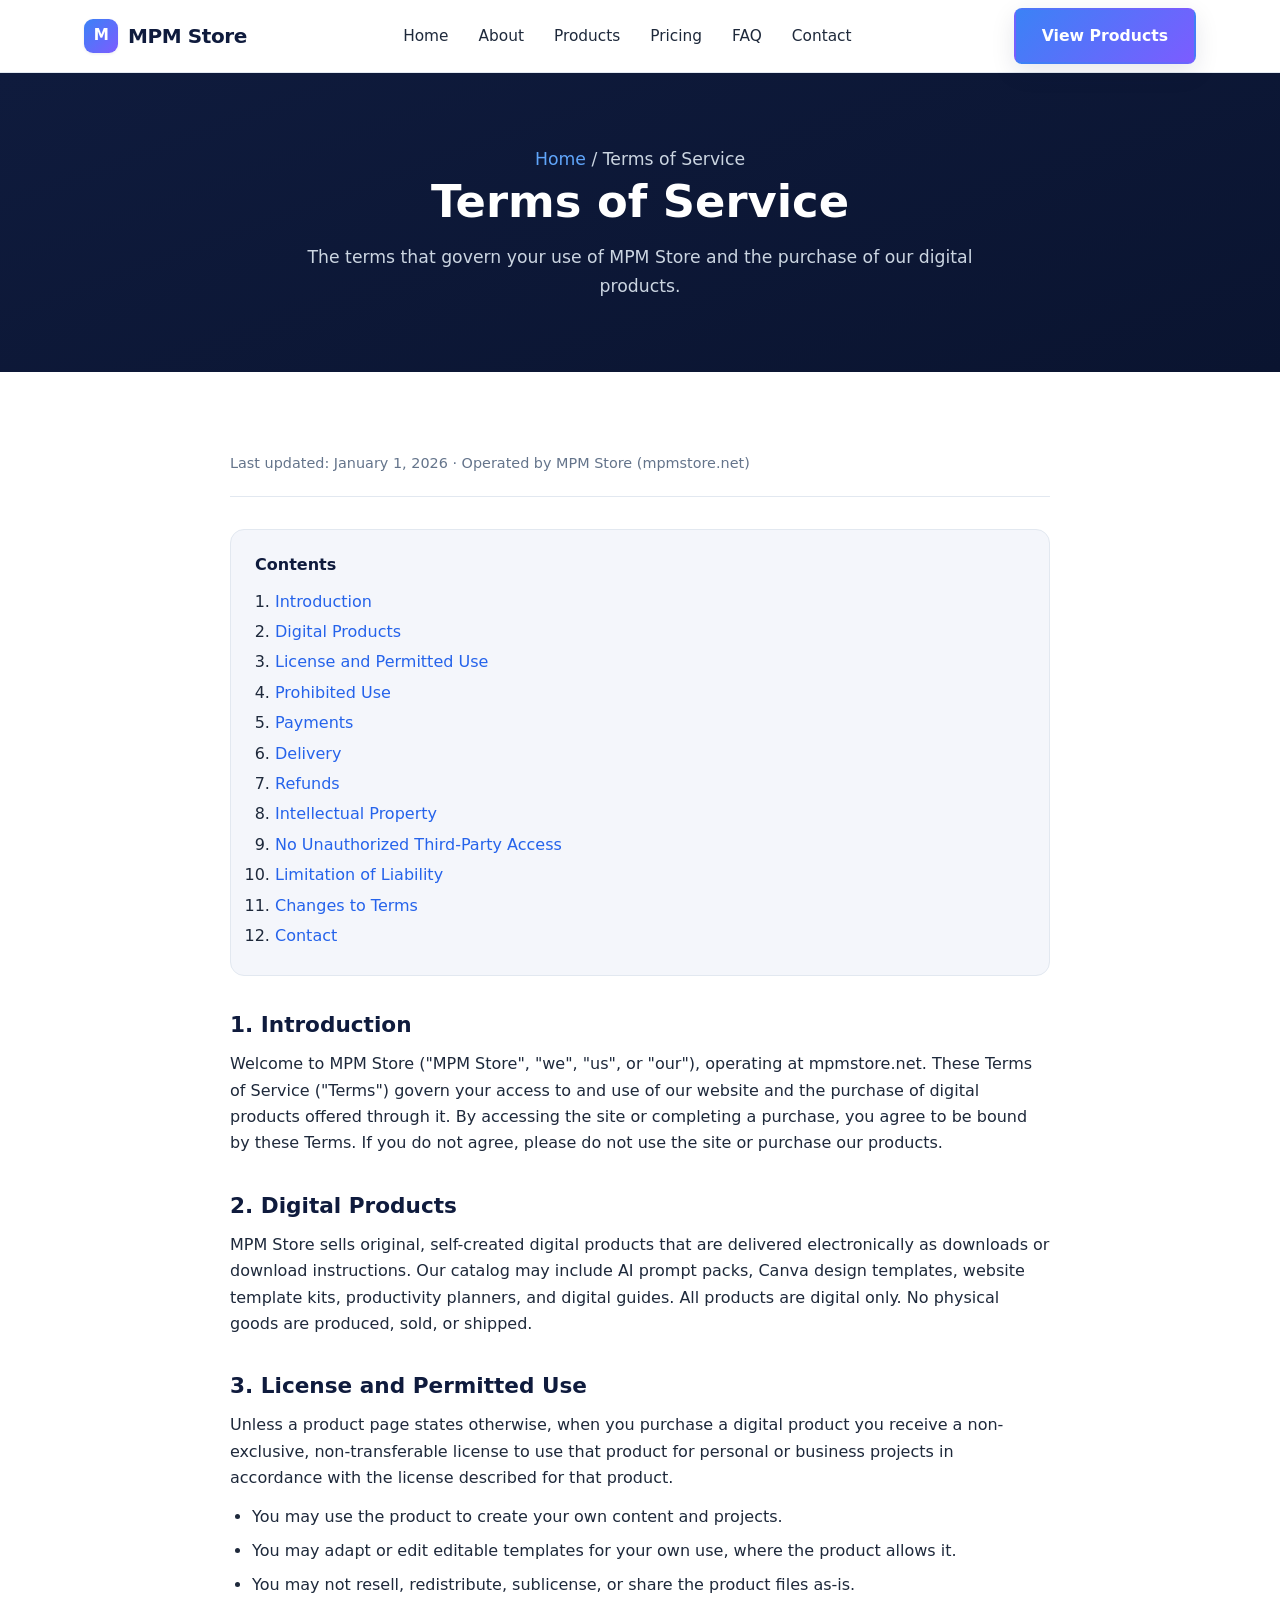
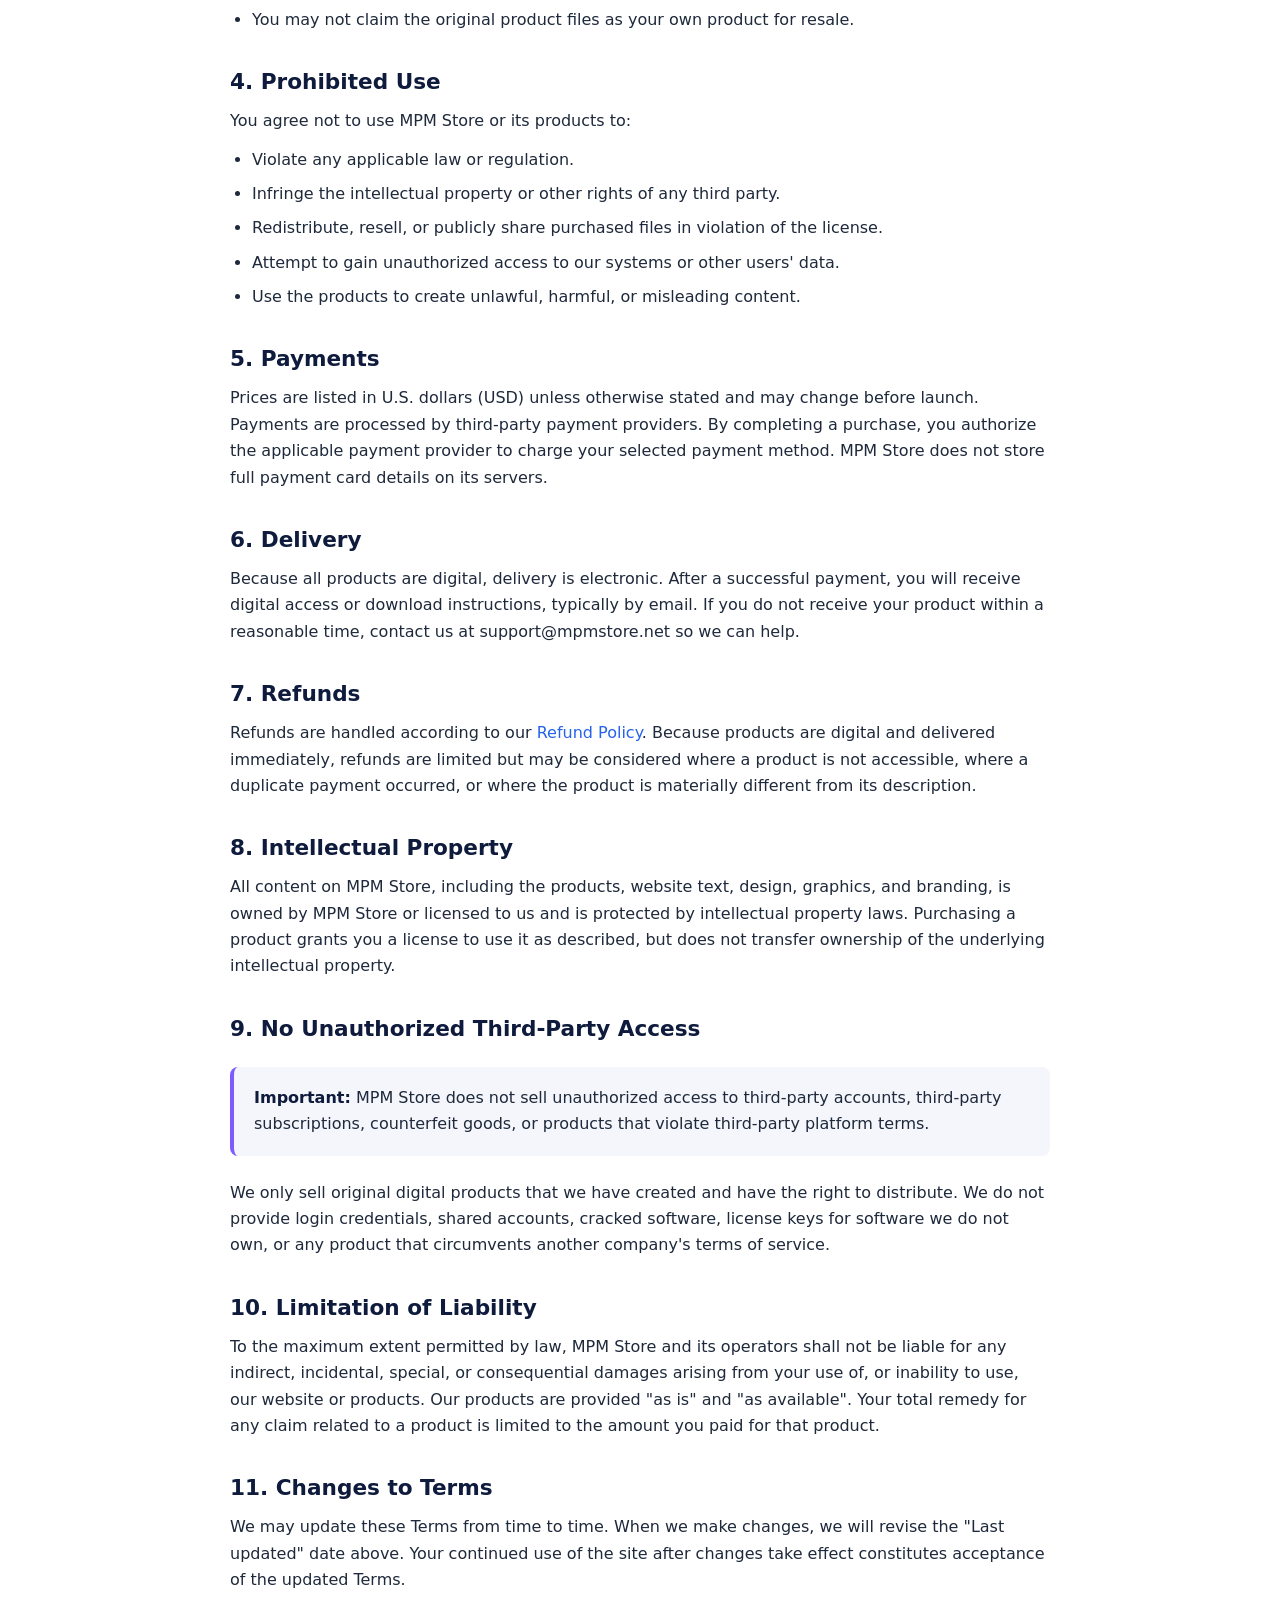
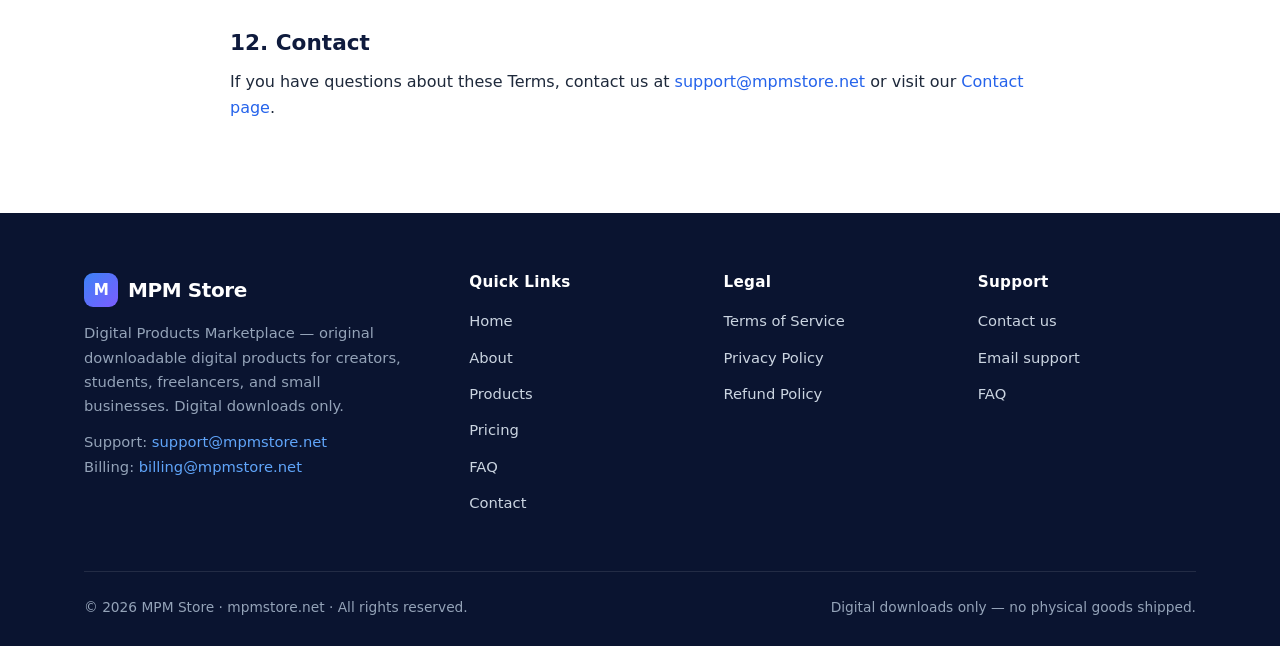
<file: terms-of-service.html>
<!DOCTYPE html>
<html lang="en">
<head>
  <meta charset="UTF-8" />
  <meta name="viewport" content="width=device-width, initial-scale=1.0" />
  <title>Terms of Service — MPM Store</title>
  <meta name="description" content="Read the Terms of Service for MPM Store, an original digital product store. Covers licensing, payments, delivery, refunds, and acceptable use." />
  <meta name="author" content="MPM Store" />
  <meta name="theme-color" content="#0f1b3d" />
  <link rel="canonical" href="https://mpmstore.net/terms-of-service.html" />

  <meta property="og:type" content="article" />
  <meta property="og:site_name" content="MPM Store" />
  <meta property="og:title" content="Terms of Service — MPM Store" />
  <meta property="og:description" content="Terms of Service for MPM Store, an original digital product store." />
  <meta property="og:url" content="https://mpmstore.net/terms-of-service.html" />
  <meta property="og:image" content="https://mpmstore.net/assets/img/og-image.png" />
  <meta name="twitter:card" content="summary_large_image" />

  <link rel="icon" href="data:image/svg+xml,%3Csvg xmlns='http://www.w3.org/2000/svg' viewBox='0 0 32 32'%3E%3Crect width='32' height='32' rx='8' fill='%233b82f6'/%3E%3Ctext x='50%25' y='56%25' font-family='Arial' font-size='15' font-weight='bold' fill='white' text-anchor='middle'%3EM%3C/text%3E%3C/svg%3E" />
  <link rel="stylesheet" href="assets/css/style.css" />

  <script type="application/ld+json">
  {
    "@context": "https://schema.org",
    "@type": "BreadcrumbList",
    "itemListElement": [
      { "@type": "ListItem", "position": 1, "name": "Home", "item": "https://mpmstore.net/" },
      { "@type": "ListItem", "position": 2, "name": "Terms of Service", "item": "https://mpmstore.net/terms-of-service.html" }
    ]
  }
  </script>
</head>
<body>
  <a class="skip-link" href="#main">Skip to content</a>

  <header class="site-header">
    <div class="container nav">
      <a class="brand" href="index.html" aria-label="MPM Store home">
        <span class="brand-mark">M</span> MPM Store
      </a>
      <nav aria-label="Primary">
        <ul class="nav-menu" id="nav-menu">
          <li><a href="index.html">Home</a></li>
          <li><a href="about.html">About</a></li>
          <li><a href="pricing.html">Products</a></li>
          <li><a href="pricing.html">Pricing</a></li>
          <li><a href="faq.html">FAQ</a></li>
          <li><a href="contact.html">Contact</a></li>
          <li><a class="btn btn--primary btn--mobile" href="pricing.html">View Products</a></li>
        </ul>
      </nav>
      <div class="nav-actions">
        <a class="btn btn--primary" href="pricing.html">View Products</a>
        <button class="nav-toggle" id="nav-toggle" aria-label="Toggle menu" aria-controls="nav-menu" aria-expanded="false">
          <span></span><span></span><span></span>
        </button>
      </div>
    </div>
  </header>

  <main id="main">
    <section class="page-hero">
      <div class="container">
        <p class="breadcrumb"><a href="index.html">Home</a> / Terms of Service</p>
        <h1>Terms of Service</h1>
        <p>The terms that govern your use of MPM Store and the purchase of our digital products.</p>
      </div>
    </section>

    <section class="section">
      <div class="container">
        <div class="prose">
          <p class="updated">Last updated: January 1, 2026 · Operated by MPM Store (mpmstore.net)</p>

          <nav class="toc" aria-label="Table of contents">
            <strong>Contents</strong>
            <ol>
              <li><a href="#intro">Introduction</a></li>
              <li><a href="#digital-products">Digital Products</a></li>
              <li><a href="#license">License and Permitted Use</a></li>
              <li><a href="#prohibited">Prohibited Use</a></li>
              <li><a href="#payments">Payments</a></li>
              <li><a href="#delivery">Delivery</a></li>
              <li><a href="#refunds">Refunds</a></li>
              <li><a href="#ip">Intellectual Property</a></li>
              <li><a href="#no-third-party">No Unauthorized Third-Party Access</a></li>
              <li><a href="#liability">Limitation of Liability</a></li>
              <li><a href="#changes">Changes to Terms</a></li>
              <li><a href="#contact">Contact</a></li>
            </ol>
          </nav>

          <h2 id="intro">1. Introduction</h2>
          <p>Welcome to MPM Store ("MPM Store", "we", "us", or "our"), operating at mpmstore.net. These Terms of Service ("Terms") govern your access to and use of our website and the purchase of digital products offered through it. By accessing the site or completing a purchase, you agree to be bound by these Terms. If you do not agree, please do not use the site or purchase our products.</p>

          <h2 id="digital-products">2. Digital Products</h2>
          <p>MPM Store sells original, self-created digital products that are delivered electronically as downloads or download instructions. Our catalog may include AI prompt packs, Canva design templates, website template kits, productivity planners, and digital guides. All products are digital only. No physical goods are produced, sold, or shipped.</p>

          <h2 id="license">3. License and Permitted Use</h2>
          <p>Unless a product page states otherwise, when you purchase a digital product you receive a non-exclusive, non-transferable license to use that product for personal or business projects in accordance with the license described for that product.</p>
          <ul>
            <li>You may use the product to create your own content and projects.</li>
            <li>You may adapt or edit editable templates for your own use, where the product allows it.</li>
            <li>You may not resell, redistribute, sublicense, or share the product files as-is.</li>
            <li>You may not claim the original product files as your own product for resale.</li>
          </ul>

          <h2 id="prohibited">4. Prohibited Use</h2>
          <p>You agree not to use MPM Store or its products to:</p>
          <ul>
            <li>Violate any applicable law or regulation.</li>
            <li>Infringe the intellectual property or other rights of any third party.</li>
            <li>Redistribute, resell, or publicly share purchased files in violation of the license.</li>
            <li>Attempt to gain unauthorized access to our systems or other users' data.</li>
            <li>Use the products to create unlawful, harmful, or misleading content.</li>
          </ul>

          <h2 id="payments">5. Payments</h2>
          <p>Prices are listed in U.S. dollars (USD) unless otherwise stated and may change before launch. Payments are processed by third-party payment providers. By completing a purchase, you authorize the applicable payment provider to charge your selected payment method. MPM Store does not store full payment card details on its servers.</p>

          <h2 id="delivery">6. Delivery</h2>
          <p>Because all products are digital, delivery is electronic. After a successful payment, you will receive digital access or download instructions, typically by email. If you do not receive your product within a reasonable time, contact us at support@mpmstore.net so we can help.</p>

          <h2 id="refunds">7. Refunds</h2>
          <p>Refunds are handled according to our <a href="refund-policy.html">Refund Policy</a>. Because products are digital and delivered immediately, refunds are limited but may be considered where a product is not accessible, where a duplicate payment occurred, or where the product is materially different from its description.</p>

          <h2 id="ip">8. Intellectual Property</h2>
          <p>All content on MPM Store, including the products, website text, design, graphics, and branding, is owned by MPM Store or licensed to us and is protected by intellectual property laws. Purchasing a product grants you a license to use it as described, but does not transfer ownership of the underlying intellectual property.</p>

          <h2 id="no-third-party">9. No Unauthorized Third-Party Access</h2>
          <div class="callout">
            <strong>Important:</strong> MPM Store does not sell unauthorized access to third-party accounts, third-party subscriptions, counterfeit goods, or products that violate third-party platform terms.
          </div>
          <p>We only sell original digital products that we have created and have the right to distribute. We do not provide login credentials, shared accounts, cracked software, license keys for software we do not own, or any product that circumvents another company's terms of service.</p>

          <h2 id="liability">10. Limitation of Liability</h2>
          <p>To the maximum extent permitted by law, MPM Store and its operators shall not be liable for any indirect, incidental, special, or consequential damages arising from your use of, or inability to use, our website or products. Our products are provided "as is" and "as available". Your total remedy for any claim related to a product is limited to the amount you paid for that product.</p>

          <h2 id="changes">11. Changes to Terms</h2>
          <p>We may update these Terms from time to time. When we make changes, we will revise the "Last updated" date above. Your continued use of the site after changes take effect constitutes acceptance of the updated Terms.</p>

          <h2 id="contact">12. Contact</h2>
          <p>If you have questions about these Terms, contact us at <a href="mailto:support@mpmstore.net">support@mpmstore.net</a> or visit our <a href="contact.html">Contact page</a>.</p>
        </div>
      </div>
    </section>
  </main>

  <footer class="site-footer">
    <div class="container">
      <div class="footer-grid">
        <div class="footer-brand">
          <a class="brand" href="index.html"><span class="brand-mark">M</span> MPM Store</a>
          <p>Digital Products Marketplace — original downloadable digital products for creators, students, freelancers, and small businesses. Digital downloads only.</p>
          <p style="margin-top:12px;">Support: <a href="mailto:support@mpmstore.net">support@mpmstore.net</a></p>
          <p>Billing: <a href="mailto:billing@mpmstore.net">billing@mpmstore.net</a></p>
        </div>
        <div class="footer-col">
          <h4>Quick Links</h4>
          <ul>
            <li><a href="index.html">Home</a></li>
            <li><a href="about.html">About</a></li>
            <li><a href="pricing.html">Products</a></li>
            <li><a href="pricing.html">Pricing</a></li>
            <li><a href="faq.html">FAQ</a></li>
            <li><a href="contact.html">Contact</a></li>
          </ul>
        </div>
        <div class="footer-col">
          <h4>Legal</h4>
          <ul>
            <li><a href="terms-of-service.html">Terms of Service</a></li>
            <li><a href="privacy-policy.html">Privacy Policy</a></li>
            <li><a href="refund-policy.html">Refund Policy</a></li>
          </ul>
        </div>
        <div class="footer-col">
          <h4>Support</h4>
          <ul>
            <li><a href="contact.html">Contact us</a></li>
            <li><a href="mailto:support@mpmstore.net">Email support</a></li>
            <li><a href="faq.html">FAQ</a></li>
          </ul>
        </div>
      </div>
      <div class="footer-bottom">
        <span>&copy; <span data-year>2026</span> MPM Store · mpmstore.net · All rights reserved.</span>
        <span>Digital downloads only — no physical goods shipped.</span>
      </div>
    </div>
  </footer>

  <script src="assets/js/main.js"></script>
</body>
</html>
</file>
<file: assets/css/style.css>
/* ==========================================================================
   MPM Store — Global Stylesheet
   ========================================================================== */

/* ---------- Design Tokens ---------- */
:root {
  --navy: #0f1b3d;
  --navy-deep: #0a1430;
  --navy-soft: #16264f;
  --blue: #3b82f6;
  --blue-soft: #60a5fa;
  --blue-dark: #2563eb;
  --purple: #7c5cff;
  --purple-soft: #a78bfa;
  --white: #ffffff;
  --light-gray: #f4f6fb;
  --gray: #e2e8f0;
  --gray-mid: #94a3b8;
  --text: #1e293b;
  --text-muted: #64748b;
  --text-light: #cbd5e1;

  --radius-sm: 8px;
  --radius: 14px;
  --radius-lg: 22px;

  --shadow-sm: 0 1px 3px rgba(15, 27, 61, 0.08);
  --shadow: 0 8px 24px rgba(15, 27, 61, 0.10);
  --shadow-lg: 0 20px 50px rgba(15, 27, 61, 0.18);

  --container: 1160px;
  --font: "Segoe UI", system-ui, -apple-system, "Helvetica Neue", Arial, sans-serif;

  --transition: 0.25s ease;
}

/* ---------- Reset / Base ---------- */
*,
*::before,
*::after {
  box-sizing: border-box;
  margin: 0;
  padding: 0;
}

html {
  scroll-behavior: smooth;
  -webkit-text-size-adjust: 100%;
}

body {
  font-family: var(--font);
  color: var(--text);
  background: var(--white);
  line-height: 1.65;
  font-size: 16px;
  -webkit-font-smoothing: antialiased;
  overflow-x: hidden;
}

/* Prevent long words / URLs from forcing horizontal scroll on small screens */
p,
li,
a,
h1,
h2,
h3,
h4 {
  overflow-wrap: break-word;
  word-wrap: break-word;
}

img,
svg {
  max-width: 100%;
  display: block;
}

a {
  color: var(--blue-dark);
  text-decoration: none;
  transition: color var(--transition);
}

a:hover {
  color: var(--purple);
}

h1,
h2,
h3,
h4 {
  color: var(--navy);
  line-height: 1.25;
  font-weight: 700;
}

ul {
  list-style: none;
}

:focus-visible {
  outline: 3px solid var(--purple-soft);
  outline-offset: 2px;
  border-radius: 4px;
}

/* ---------- Layout Helpers ---------- */
.container {
  width: 100%;
  max-width: var(--container);
  margin: 0 auto;
  padding: 0 24px;
}

.section {
  padding: 80px 0;
}

.section--tight {
  padding: 56px 0;
}

.section--alt {
  background: var(--light-gray);
}

.section-head {
  max-width: 720px;
  margin: 0 auto 48px;
  text-align: center;
}

.section-head h2 {
  font-size: clamp(1.7rem, 3vw, 2.3rem);
  margin-bottom: 14px;
}

.section-head p {
  color: var(--text-muted);
  font-size: 1.05rem;
}

.eyebrow {
  display: inline-block;
  font-size: 0.8rem;
  font-weight: 700;
  letter-spacing: 0.08em;
  text-transform: uppercase;
  color: var(--purple);
  margin-bottom: 12px;
}

.skip-link {
  position: absolute;
  left: -999px;
  top: 0;
  background: var(--navy);
  color: var(--white);
  padding: 10px 16px;
  border-radius: 0 0 var(--radius-sm) 0;
  z-index: 1000;
}

.skip-link:focus {
  left: 0;
  color: var(--white);
}

/* ---------- Buttons ---------- */
.btn {
  display: inline-flex;
  align-items: center;
  justify-content: center;
  gap: 8px;
  font-weight: 600;
  font-size: 0.98rem;
  padding: 13px 26px;
  border-radius: var(--radius-sm);
  border: 2px solid transparent;
  cursor: pointer;
  transition: transform var(--transition), box-shadow var(--transition),
    background var(--transition), color var(--transition);
  white-space: nowrap;
}

.btn--primary {
  background: linear-gradient(135deg, var(--blue) 0%, var(--purple) 100%);
  color: var(--white);
  box-shadow: var(--shadow);
}

.btn--primary:hover {
  color: var(--white);
  transform: translateY(-2px);
  box-shadow: var(--shadow-lg);
}

.btn--secondary {
  background: var(--white);
  color: var(--navy);
  border-color: var(--gray);
}

.btn--secondary:hover {
  border-color: var(--blue);
  color: var(--blue-dark);
  transform: translateY(-2px);
}

.btn--ghost {
  background: rgba(255, 255, 255, 0.08);
  color: var(--white);
  border-color: rgba(255, 255, 255, 0.35);
}

.btn--ghost:hover {
  background: rgba(255, 255, 255, 0.18);
  color: var(--white);
  transform: translateY(-2px);
}

.btn--block {
  width: 100%;
}

/* ---------- Header / Navbar ---------- */
.site-header {
  position: sticky;
  top: 0;
  z-index: 100;
  background: rgba(255, 255, 255, 0.92);
  backdrop-filter: saturate(180%) blur(10px);
  border-bottom: 1px solid var(--gray);
}

.nav {
  display: flex;
  align-items: center;
  justify-content: space-between;
  height: 72px;
}

.brand {
  display: inline-flex;
  align-items: center;
  gap: 10px;
  font-weight: 800;
  font-size: 1.25rem;
  color: var(--navy);
  letter-spacing: -0.02em;
}

.brand:hover {
  color: var(--navy);
}

.brand-mark {
  width: 34px;
  height: 34px;
  border-radius: 9px;
  background: linear-gradient(135deg, var(--blue) 0%, var(--purple) 100%);
  display: inline-flex;
  align-items: center;
  justify-content: center;
  color: var(--white);
  font-size: 0.95rem;
  font-weight: 800;
  box-shadow: var(--shadow-sm);
}

.nav-menu {
  display: flex;
  align-items: center;
  gap: 6px;
}

.nav-menu a {
  color: var(--text);
  font-weight: 500;
  padding: 8px 12px;
  border-radius: var(--radius-sm);
  font-size: 0.96rem;
}

.nav-menu a:hover,
.nav-menu a.is-active {
  color: var(--blue-dark);
  background: var(--light-gray);
}

.nav-actions {
  display: flex;
  align-items: center;
  gap: 12px;
}

.nav-toggle {
  display: none;
  flex-direction: column;
  justify-content: center;
  gap: 5px;
  width: 44px;
  height: 44px;
  background: transparent;
  border: 1px solid var(--gray);
  border-radius: var(--radius-sm);
  cursor: pointer;
}

.nav-toggle span {
  display: block;
  width: 20px;
  height: 2px;
  margin: 0 auto;
  background: var(--navy);
  transition: transform var(--transition), opacity var(--transition);
}

.nav-toggle[aria-expanded="true"] span:nth-child(1) {
  transform: translateY(7px) rotate(45deg);
}

.nav-toggle[aria-expanded="true"] span:nth-child(2) {
  opacity: 0;
}

.nav-toggle[aria-expanded="true"] span:nth-child(3) {
  transform: translateY(-7px) rotate(-45deg);
}

/* ---------- Hero ---------- */
.hero {
  position: relative;
  background: radial-gradient(
      1200px 600px at 80% -10%,
      rgba(124, 92, 255, 0.35),
      transparent 60%
    ),
    radial-gradient(
      900px 500px at 0% 0%,
      rgba(59, 130, 246, 0.30),
      transparent 55%
    ),
    linear-gradient(160deg, var(--navy) 0%, var(--navy-deep) 100%);
  color: var(--white);
  padding: 96px 0 100px;
  overflow: hidden;
}

.hero-grid {
  display: grid;
  grid-template-columns: 1.1fr 0.9fr;
  gap: 56px;
  align-items: center;
}

.hero h1 {
  color: var(--white);
  font-size: clamp(2.1rem, 4.6vw, 3.3rem);
  letter-spacing: -0.02em;
  margin-bottom: 20px;
}

.hero p {
  color: var(--text-light);
  font-size: 1.12rem;
  max-width: 560px;
  margin-bottom: 32px;
}

.hero-badge {
  display: inline-flex;
  align-items: center;
  gap: 8px;
  background: rgba(255, 255, 255, 0.10);
  border: 1px solid rgba(255, 255, 255, 0.20);
  color: var(--text-light);
  font-size: 0.85rem;
  font-weight: 600;
  padding: 7px 14px;
  border-radius: 999px;
  margin-bottom: 24px;
}

.hero-badge .dot {
  width: 8px;
  height: 8px;
  border-radius: 50%;
  background: var(--blue-soft);
  box-shadow: 0 0 0 4px rgba(96, 165, 250, 0.25);
}

.hero-cta {
  display: flex;
  flex-wrap: wrap;
  gap: 14px;
}

.hero-note {
  margin-top: 22px;
  font-size: 0.86rem;
  color: var(--gray-mid);
}

/* Hero visual card */
.hero-visual {
  position: relative;
}

.hero-card {
  background: rgba(255, 255, 255, 0.06);
  border: 1px solid rgba(255, 255, 255, 0.16);
  border-radius: var(--radius-lg);
  padding: 24px;
  backdrop-filter: blur(6px);
  box-shadow: var(--shadow-lg);
}

.hero-card-row {
  display: flex;
  align-items: center;
  gap: 14px;
  padding: 14px;
  border-radius: var(--radius);
  background: rgba(255, 255, 255, 0.05);
  margin-bottom: 12px;
}

.hero-card-row:last-child {
  margin-bottom: 0;
}

.hero-card-icon {
  width: 46px;
  height: 46px;
  border-radius: 12px;
  flex-shrink: 0;
}

.hero-card-text strong {
  display: block;
  color: var(--white);
  font-size: 0.98rem;
}

.hero-card-text span {
  color: var(--gray-mid);
  font-size: 0.84rem;
}

/* Gradient utility blocks */
.grad-1 { background: linear-gradient(135deg, #3b82f6, #7c5cff); }
.grad-2 { background: linear-gradient(135deg, #06b6d4, #3b82f6); }
.grad-3 { background: linear-gradient(135deg, #7c5cff, #ec4899); }
.grad-4 { background: linear-gradient(135deg, #22c55e, #3b82f6); }
.grad-5 { background: linear-gradient(135deg, #f59e0b, #ef4444); }

/* ---------- Category Cards ---------- */
.grid {
  display: grid;
  gap: 24px;
}

.grid--3 { grid-template-columns: repeat(3, 1fr); }
.grid--4 { grid-template-columns: repeat(4, 1fr); }
.grid--5 { grid-template-columns: repeat(5, 1fr); }

.category-card {
  background: var(--white);
  border: 1px solid var(--gray);
  border-radius: var(--radius);
  padding: 26px 22px;
  text-align: center;
  transition: transform var(--transition), box-shadow var(--transition),
    border-color var(--transition);
}

.category-card:hover {
  transform: translateY(-4px);
  box-shadow: var(--shadow);
  border-color: var(--blue-soft);
}

.category-icon {
  width: 56px;
  height: 56px;
  border-radius: 14px;
  margin: 0 auto 16px;
}

.category-card h3 {
  font-size: 1.05rem;
  margin-bottom: 8px;
}

.category-card p {
  color: var(--text-muted);
  font-size: 0.9rem;
}

/* ---------- Steps / How it works ---------- */
.steps {
  display: grid;
  grid-template-columns: repeat(4, 1fr);
  gap: 24px;
  counter-reset: step;
}

.step {
  position: relative;
  background: var(--white);
  border: 1px solid var(--gray);
  border-radius: var(--radius);
  padding: 28px 22px;
}

.step-num {
  width: 42px;
  height: 42px;
  border-radius: 12px;
  background: linear-gradient(135deg, var(--blue), var(--purple));
  color: var(--white);
  display: inline-flex;
  align-items: center;
  justify-content: center;
  font-weight: 800;
  margin-bottom: 16px;
}

.step h3 {
  font-size: 1.05rem;
  margin-bottom: 8px;
}

.step p {
  color: var(--text-muted);
  font-size: 0.92rem;
}

/* ---------- Product Cards ---------- */
.product-card {
  display: flex;
  flex-direction: column;
  background: var(--white);
  border: 1px solid var(--gray);
  border-radius: var(--radius);
  overflow: hidden;
  transition: transform var(--transition), box-shadow var(--transition),
    border-color var(--transition);
}

.product-card:hover {
  transform: translateY(-5px);
  box-shadow: var(--shadow-lg);
  border-color: var(--purple-soft);
}

.product-thumb {
  position: relative;
  height: 150px;
  display: flex;
  align-items: flex-end;
  padding: 14px;
}

.product-thumb .tag {
  background: rgba(15, 27, 61, 0.55);
  color: var(--white);
  font-size: 0.72rem;
  font-weight: 600;
  letter-spacing: 0.03em;
  padding: 5px 10px;
  border-radius: 999px;
  backdrop-filter: blur(4px);
}

.product-body {
  display: flex;
  flex-direction: column;
  flex: 1;
  padding: 22px;
}

.product-body h3 {
  font-size: 1.08rem;
  margin-bottom: 8px;
}

.product-body p {
  color: var(--text-muted);
  font-size: 0.9rem;
  margin-bottom: 16px;
  flex: 1;
}

.product-meta {
  display: flex;
  align-items: center;
  justify-content: space-between;
  margin-bottom: 16px;
}

.product-price {
  font-size: 1.35rem;
  font-weight: 800;
  color: var(--navy);
}

.product-price span {
  font-size: 0.8rem;
  font-weight: 600;
  color: var(--text-muted);
}

.badge {
  display: inline-block;
  font-size: 0.72rem;
  font-weight: 700;
  padding: 5px 10px;
  border-radius: 999px;
}

.badge--soft {
  background: rgba(124, 92, 255, 0.12);
  color: var(--purple);
}

.badge--digital {
  background: rgba(59, 130, 246, 0.12);
  color: var(--blue-dark);
}

.product-flags {
  display: flex;
  gap: 8px;
  flex-wrap: wrap;
  margin-bottom: 18px;
}

/* ---------- Trust / Compliance ---------- */
.trust {
  background: linear-gradient(160deg, var(--navy) 0%, var(--navy-soft) 100%);
  color: var(--white);
  border-radius: var(--radius-lg);
  padding: 48px;
  text-align: center;
}

.trust .eyebrow {
  color: var(--blue-soft);
}

.trust h2 {
  color: var(--white);
  font-size: clamp(1.5rem, 2.6vw, 2rem);
  margin-bottom: 16px;
}

.trust p {
  color: var(--text-light);
  max-width: 760px;
  margin: 0 auto 28px;
  font-size: 1.05rem;
}

.trust-points {
  display: grid;
  grid-template-columns: repeat(3, 1fr);
  gap: 18px;
  text-align: left;
  margin-top: 32px;
}

.trust-point {
  background: rgba(255, 255, 255, 0.06);
  border: 1px solid rgba(255, 255, 255, 0.14);
  border-radius: var(--radius);
  padding: 20px;
}

.trust-point strong {
  display: block;
  color: var(--white);
  margin-bottom: 6px;
}

.trust-point span {
  color: var(--gray-mid);
  font-size: 0.9rem;
}

.check {
  display: inline-flex;
  width: 22px;
  height: 22px;
  border-radius: 50%;
  background: var(--blue-soft);
  color: var(--navy-deep);
  align-items: center;
  justify-content: center;
  font-weight: 800;
  font-size: 0.8rem;
  margin-right: 8px;
}

/* ---------- FAQ (accordion) ---------- */
.faq {
  max-width: 820px;
  margin: 0 auto;
}

.faq-item {
  border: 1px solid var(--gray);
  border-radius: var(--radius);
  margin-bottom: 14px;
  overflow: hidden;
  background: var(--white);
}

.faq-q {
  width: 100%;
  text-align: left;
  background: var(--white);
  border: none;
  cursor: pointer;
  padding: 20px 22px;
  font-size: 1.02rem;
  font-weight: 600;
  color: var(--navy);
  display: flex;
  align-items: center;
  justify-content: space-between;
  gap: 16px;
}

.faq-q:hover {
  background: var(--light-gray);
}

.faq-q .icon {
  flex-shrink: 0;
  width: 26px;
  height: 26px;
  border-radius: 50%;
  background: var(--light-gray);
  color: var(--blue-dark);
  display: inline-flex;
  align-items: center;
  justify-content: center;
  font-size: 1.1rem;
  transition: transform var(--transition);
}

.faq-q[aria-expanded="true"] .icon {
  transform: rotate(45deg);
}

.faq-a {
  max-height: 0;
  overflow: hidden;
  transition: max-height 0.3s ease;
}

.faq-a-inner {
  padding: 0 22px 20px;
  color: var(--text-muted);
}

/* ---------- Page hero (inner pages) ---------- */
.page-hero {
  background: linear-gradient(160deg, var(--navy) 0%, var(--navy-deep) 100%);
  color: var(--white);
  padding: 72px 0;
  text-align: center;
}

.page-hero h1 {
  color: var(--white);
  font-size: clamp(1.9rem, 4vw, 2.8rem);
  margin-bottom: 14px;
}

.page-hero p {
  color: var(--text-light);
  max-width: 680px;
  margin: 0 auto;
  font-size: 1.08rem;
}

.breadcrumb {
  font-size: 0.85rem;
  color: var(--gray-mid);
  margin-bottom: 18px;
}

.breadcrumb a {
  color: var(--blue-soft);
}

/* ---------- Legal / Prose ---------- */
.prose {
  max-width: 820px;
  margin: 0 auto;
}

.prose .updated {
  color: var(--text-muted);
  font-size: 0.9rem;
  margin-bottom: 32px;
  padding-bottom: 20px;
  border-bottom: 1px solid var(--gray);
}

.prose h2 {
  font-size: 1.35rem;
  margin: 36px 0 12px;
}

.prose h3 {
  font-size: 1.1rem;
  margin: 24px 0 8px;
}

.prose p,
.prose li {
  color: var(--text);
  margin-bottom: 12px;
}

.prose ul {
  list-style: disc;
  padding-left: 22px;
  margin-bottom: 16px;
}

.prose ul li {
  margin-bottom: 8px;
}

.callout {
  background: var(--light-gray);
  border-left: 4px solid var(--purple);
  border-radius: var(--radius-sm);
  padding: 18px 20px;
  margin: 24px 0;
  color: var(--text);
}

.callout strong {
  color: var(--navy);
}

/* TOC */
.toc {
  background: var(--light-gray);
  border: 1px solid var(--gray);
  border-radius: var(--radius);
  padding: 22px 24px;
  margin-bottom: 36px;
}

.toc strong {
  display: block;
  color: var(--navy);
  margin-bottom: 10px;
}

.toc ol {
  padding-left: 20px;
  color: var(--text-muted);
}

.toc ol li {
  margin-bottom: 4px;
}

/* ---------- Pricing page ---------- */
.note-bar {
  display: flex;
  flex-wrap: wrap;
  gap: 14px;
  justify-content: center;
  margin-top: 40px;
}

.note-pill {
  background: var(--light-gray);
  border: 1px solid var(--gray);
  border-radius: 999px;
  padding: 10px 18px;
  font-size: 0.9rem;
  color: var(--text);
  font-weight: 500;
}

.note-pill strong {
  color: var(--navy);
}

/* ---------- Contact ---------- */
.contact-grid {
  display: grid;
  grid-template-columns: 1.2fr 0.8fr;
  gap: 40px;
  align-items: start;
}

.form-card {
  background: var(--white);
  border: 1px solid var(--gray);
  border-radius: var(--radius-lg);
  padding: 32px;
  box-shadow: var(--shadow-sm);
}

.form-row {
  display: grid;
  grid-template-columns: 1fr 1fr;
  gap: 18px;
}

.field {
  margin-bottom: 18px;
}

.field label {
  display: block;
  font-weight: 600;
  font-size: 0.92rem;
  color: var(--navy);
  margin-bottom: 7px;
}

.field input,
.field textarea,
.field select {
  width: 100%;
  font-family: inherit;
  font-size: 0.96rem;
  color: var(--text);
  padding: 12px 14px;
  border: 1px solid var(--gray);
  border-radius: var(--radius-sm);
  background: var(--white);
  transition: border-color var(--transition), box-shadow var(--transition);
}

.field input:focus,
.field textarea:focus,
.field select:focus {
  outline: none;
  border-color: var(--blue);
  box-shadow: 0 0 0 3px rgba(59, 130, 246, 0.15);
}

.field textarea {
  min-height: 140px;
  resize: vertical;
}

.form-note {
  font-size: 0.85rem;
  color: var(--text-muted);
  margin-top: 14px;
}

.form-status {
  display: none;
  margin-top: 16px;
  padding: 14px 16px;
  border-radius: var(--radius-sm);
  background: rgba(34, 197, 94, 0.12);
  border: 1px solid rgba(34, 197, 94, 0.35);
  color: #15803d;
  font-size: 0.92rem;
}

.form-status.is-visible {
  display: block;
}

.info-card {
  background: var(--white);
  border: 1px solid var(--gray);
  border-radius: var(--radius);
  padding: 24px;
  margin-bottom: 20px;
}

.info-card h3 {
  font-size: 1.05rem;
  margin-bottom: 12px;
}

.info-card p,
.info-card li {
  color: var(--text-muted);
  font-size: 0.94rem;
}

.info-card ul {
  list-style: none;
}

.info-card ul li {
  padding: 6px 0;
  border-bottom: 1px solid var(--light-gray);
}

.info-card ul li:last-child {
  border-bottom: none;
}

.info-card a {
  font-weight: 600;
}

/* ---------- CTA band ---------- */
.cta-band {
  background: linear-gradient(135deg, var(--blue) 0%, var(--purple) 100%);
  border-radius: var(--radius-lg);
  padding: 52px 40px;
  text-align: center;
  color: var(--white);
}

.cta-band h2 {
  color: var(--white);
  font-size: clamp(1.6rem, 2.8vw, 2.1rem);
  margin-bottom: 14px;
}

.cta-band p {
  color: rgba(255, 255, 255, 0.9);
  max-width: 600px;
  margin: 0 auto 28px;
  font-size: 1.05rem;
}

.cta-band .btn--secondary {
  background: var(--white);
  border-color: var(--white);
}

/* ---------- Footer ---------- */
.site-footer {
  background: var(--navy-deep);
  color: var(--text-light);
  padding: 60px 0 28px;
}

.footer-grid {
  display: grid;
  grid-template-columns: 1.6fr 1fr 1fr 1fr;
  gap: 36px;
  margin-bottom: 44px;
}

.footer-brand .brand {
  color: var(--white);
  margin-bottom: 14px;
}

.footer-brand p {
  color: var(--gray-mid);
  font-size: 0.92rem;
  max-width: 320px;
}

.footer-brand a {
  color: var(--blue-soft);
}

.footer-col h4 {
  color: var(--white);
  font-size: 0.95rem;
  margin-bottom: 16px;
  letter-spacing: 0.02em;
}

.footer-col ul li {
  margin-bottom: 10px;
}

.footer-col a {
  color: var(--text-light);
  font-size: 0.92rem;
}

.footer-col a:hover {
  color: var(--white);
}

.footer-bottom {
  border-top: 1px solid rgba(255, 255, 255, 0.10);
  padding-top: 24px;
  display: flex;
  flex-wrap: wrap;
  gap: 12px;
  align-items: center;
  justify-content: space-between;
  color: var(--gray-mid);
  font-size: 0.86rem;
}

.footer-bottom a {
  color: var(--gray-mid);
}

.footer-bottom a:hover {
  color: var(--white);
}

/* ---------- Feature cards (Why Choose) ---------- */
.feature-card {
  display: flex;
  gap: 16px;
  align-items: flex-start;
  background: var(--white);
  border: 1px solid var(--gray);
  border-radius: var(--radius);
  padding: 24px;
  transition: transform var(--transition), box-shadow var(--transition),
    border-color var(--transition);
}

.feature-card:hover {
  transform: translateY(-4px);
  box-shadow: var(--shadow);
  border-color: var(--blue-soft);
}

.feature-card .feature-icon {
  flex-shrink: 0;
  width: 46px;
  height: 46px;
  border-radius: 12px;
  display: inline-flex;
  align-items: center;
  justify-content: center;
  color: var(--white);
  font-size: 1.2rem;
  font-weight: 700;
}

.feature-card h3 {
  font-size: 1.05rem;
  margin-bottom: 6px;
}

.feature-card p {
  color: var(--text-muted);
  font-size: 0.92rem;
}

/* ---------- Pre-launch notice ---------- */
.notice {
  display: flex;
  align-items: center;
  gap: 12px;
  justify-content: center;
  flex-wrap: wrap;
  background: rgba(124, 92, 255, 0.08);
  border: 1px solid rgba(124, 92, 255, 0.25);
  color: var(--text);
  border-radius: var(--radius);
  padding: 14px 22px;
  font-size: 0.95rem;
  text-align: center;
}

.notice .notice-tag {
  background: var(--purple);
  color: var(--white);
  font-size: 0.72rem;
  font-weight: 700;
  letter-spacing: 0.04em;
  text-transform: uppercase;
  padding: 4px 10px;
  border-radius: 999px;
}

/* ---------- About page ---------- */
.about-grid {
  display: grid;
  grid-template-columns: 1fr 1fr;
  gap: 40px;
  align-items: center;
}

.about-values {
  display: grid;
  grid-template-columns: 1fr 1fr;
  gap: 16px;
  margin-top: 8px;
}

.value-item {
  background: var(--light-gray);
  border: 1px solid var(--gray);
  border-radius: var(--radius);
  padding: 18px 20px;
}

.value-item strong {
  display: block;
  color: var(--navy);
  margin-bottom: 4px;
}

.value-item span {
  color: var(--text-muted);
  font-size: 0.9rem;
}

/* ---------- Contact channel cards ---------- */
.channel-grid {
  display: grid;
  grid-template-columns: 1fr 1fr;
  gap: 18px;
}

.channel-card {
  background: var(--white);
  border: 1px solid var(--gray);
  border-radius: var(--radius);
  padding: 22px;
}

.channel-card .label {
  font-size: 0.78rem;
  font-weight: 700;
  letter-spacing: 0.06em;
  text-transform: uppercase;
  color: var(--purple);
  margin-bottom: 8px;
  display: block;
}

.channel-card a {
  font-weight: 600;
  font-size: 1.02rem;
}

.channel-card p {
  color: var(--text-muted);
  font-size: 0.88rem;
  margin-top: 6px;
}

/* ---------- Utilities ---------- */
.text-center { text-align: center; }
.mt-32 { margin-top: 32px; }
.mt-48 { margin-top: 48px; }
.mb-0 { margin-bottom: 0; }

/* ==========================================================================
   Responsive
   ========================================================================== */
@media (max-width: 980px) {
  .hero-grid {
    grid-template-columns: 1fr;
    gap: 40px;
  }
  .grid--4 { grid-template-columns: repeat(2, 1fr); }
  .grid--5 { grid-template-columns: repeat(3, 1fr); }
  .steps { grid-template-columns: repeat(2, 1fr); }
  .trust-points { grid-template-columns: 1fr; }
  .footer-grid { grid-template-columns: 1fr 1fr; }
  .contact-grid { grid-template-columns: 1fr; }
  .about-grid { grid-template-columns: 1fr; gap: 28px; }
}

@media (max-width: 760px) {
  .nav-toggle { display: flex; }

  /* Keep the primary nav wrapper from reserving space when collapsed */
  .site-header nav[aria-label="Primary"] {
    position: static;
  }

  .nav-menu {
    position: fixed;
    inset: 72px 0 auto 0;
    flex-direction: column;
    align-items: stretch;
    gap: 0;
    background: var(--white);
    border-bottom: 0 solid var(--gray);
    box-shadow: none;
    padding: 0 16px;
    max-height: 0;
    overflow: hidden;
    visibility: hidden;
    transition: max-height 0.3s ease, padding 0.3s ease,
      visibility 0s linear 0.3s;
  }

  .nav-menu.is-open {
    max-height: calc(100vh - 72px);
    overflow-y: auto;
    padding: 8px 16px 16px;
    border-bottom: 1px solid var(--gray);
    box-shadow: var(--shadow);
    visibility: visible;
    transition: max-height 0.3s ease, padding 0.3s ease,
      visibility 0s linear 0s;
  }

  .nav-menu a {
    padding: 14px 12px;
    border-bottom: 1px solid var(--light-gray);
    border-radius: 0;
  }

  .nav-actions .btn {
    display: none;
  }

  .nav-menu .btn--mobile {
    display: inline-flex;
    margin-top: 12px;
    border-bottom: none;
  }

  .section { padding: 56px 0; }
  .grid--3 { grid-template-columns: 1fr; }
  .grid--4 { grid-template-columns: 1fr; }
  .grid--5 { grid-template-columns: 1fr; }
  .steps { grid-template-columns: 1fr; }
  .trust { padding: 32px 22px; }
  .form-row { grid-template-columns: 1fr; }
  .footer-grid { grid-template-columns: 1fr 1fr; gap: 28px; }
  .cta-band { padding: 40px 24px; }
  .about-values { grid-template-columns: 1fr; }
  .channel-grid { grid-template-columns: 1fr; }

  .hero { padding: 64px 0 72px; }
  .hero-cta { flex-direction: column; align-items: stretch; }
  .hero-cta .btn { width: 100%; }
  .nav-menu .btn--mobile { width: 100%; }
}

/* Small phones */
@media (max-width: 480px) {
  .container { padding: 0 18px; }
  .section { padding: 44px 0; }
  .section-head { margin-bottom: 32px; }
  .hero { padding: 52px 0 60px; }
  .hero h1 { font-size: clamp(1.8rem, 8vw, 2.2rem); }
  .hero p { font-size: 1rem; }
  .footer-grid { grid-template-columns: 1fr; gap: 24px; }
  .trust { padding: 28px 18px; }
  .cta-band { padding: 32px 20px; }
  .hero-card { padding: 18px; }
  .btn { padding: 12px 20px; }
}

@media (min-width: 761px) {
  .nav-menu .btn--mobile { display: none; }
}
</file>
